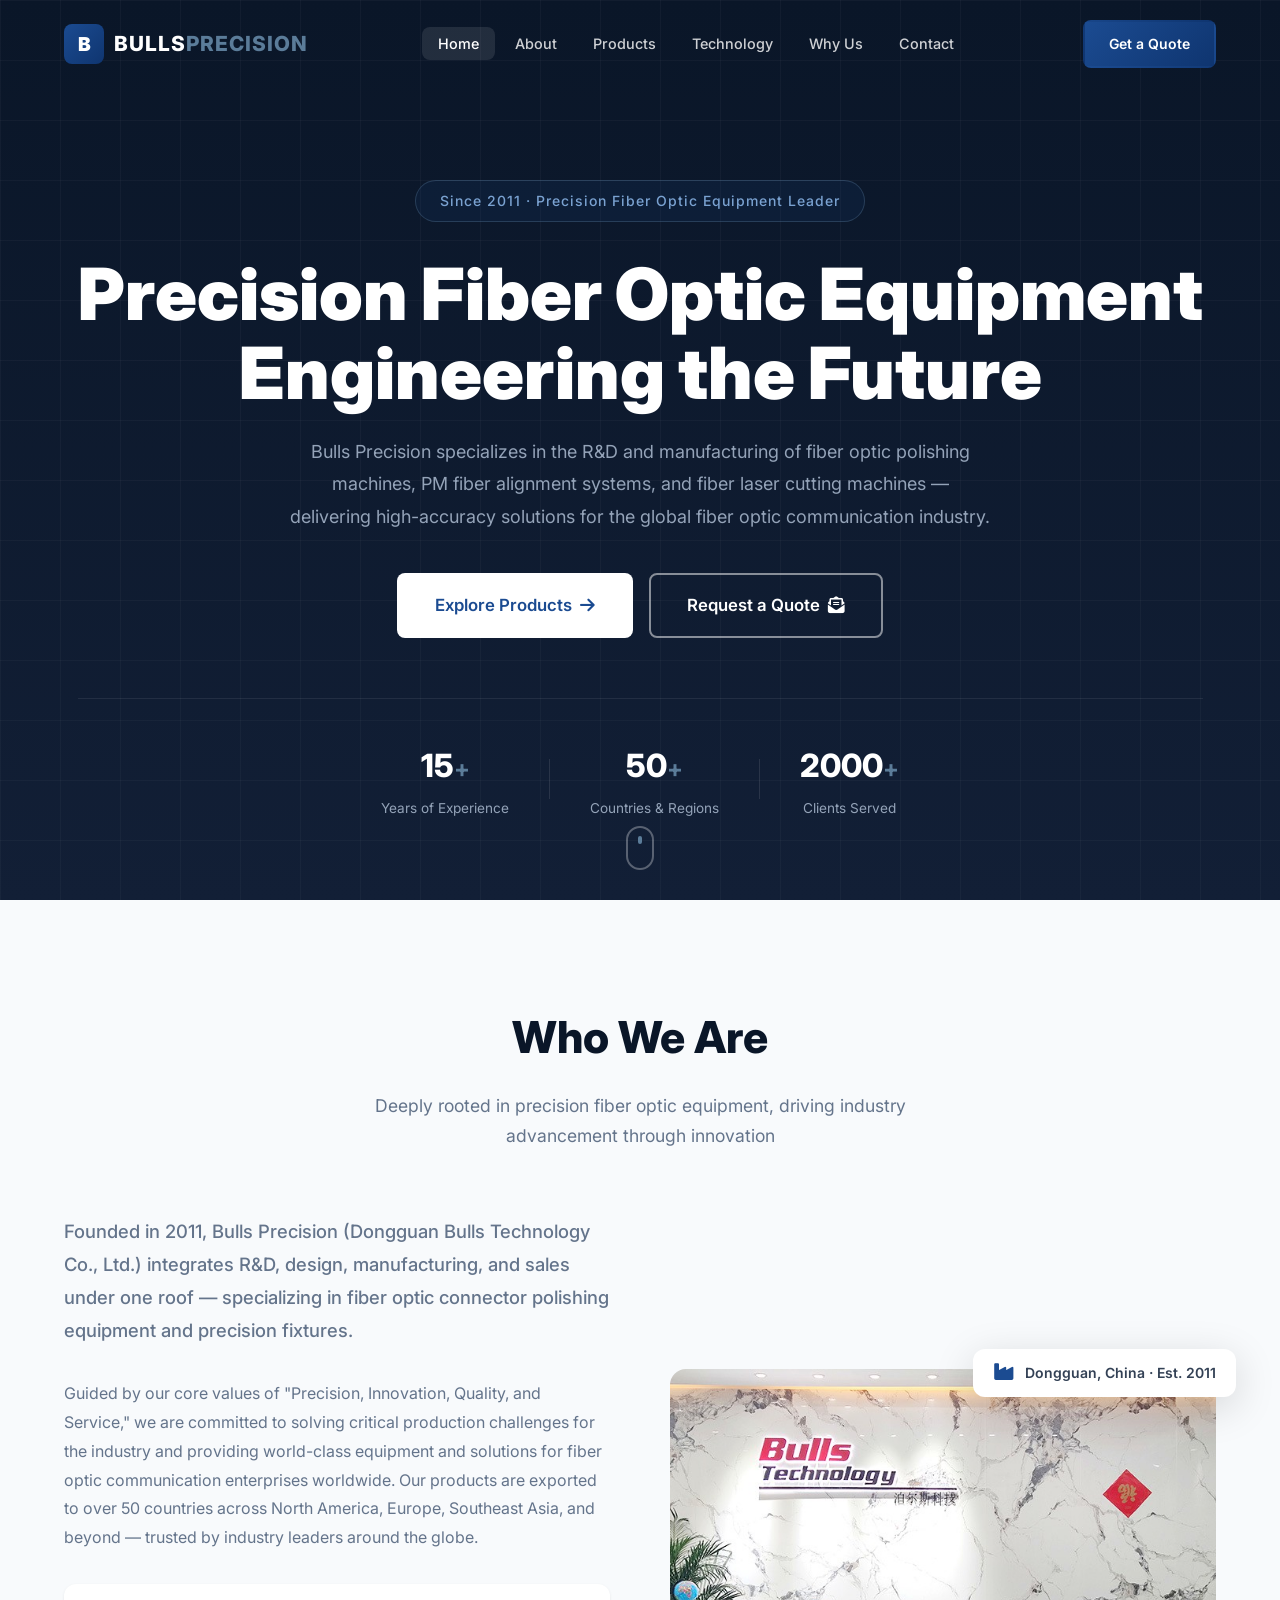
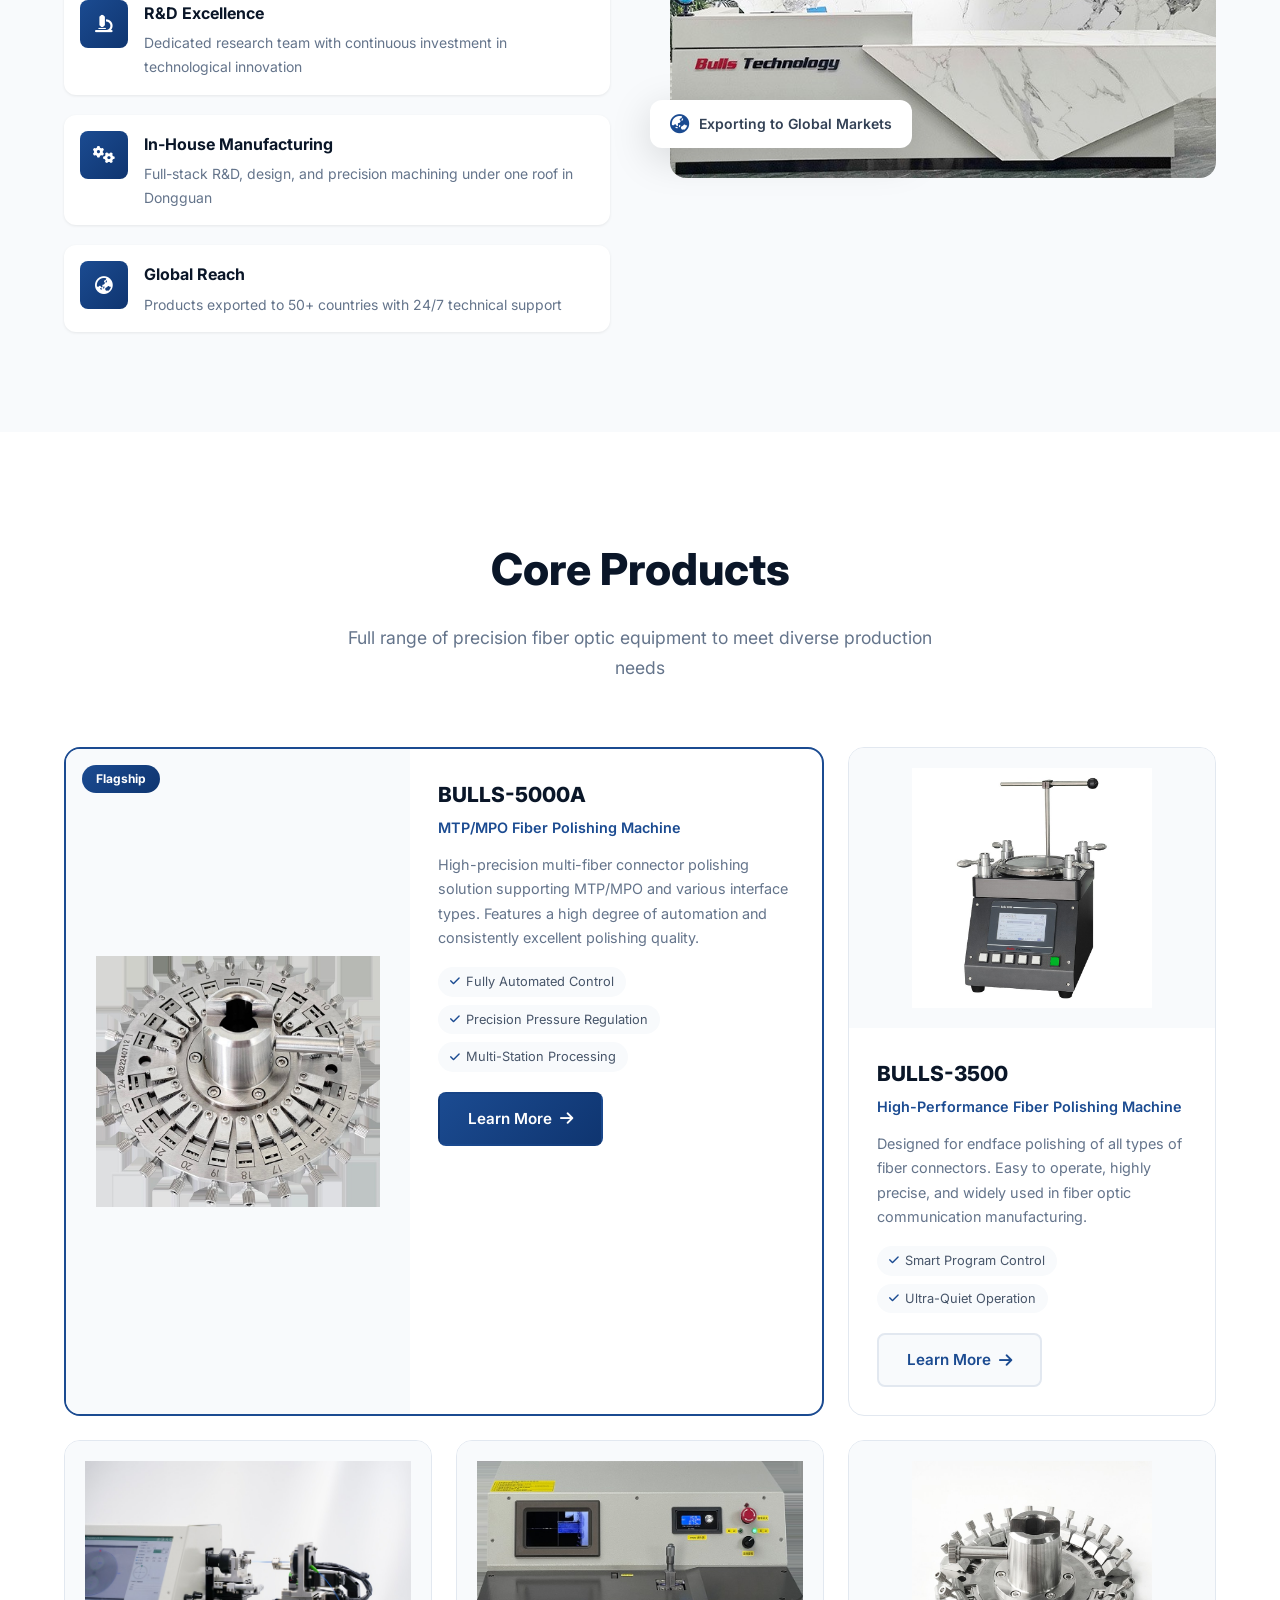
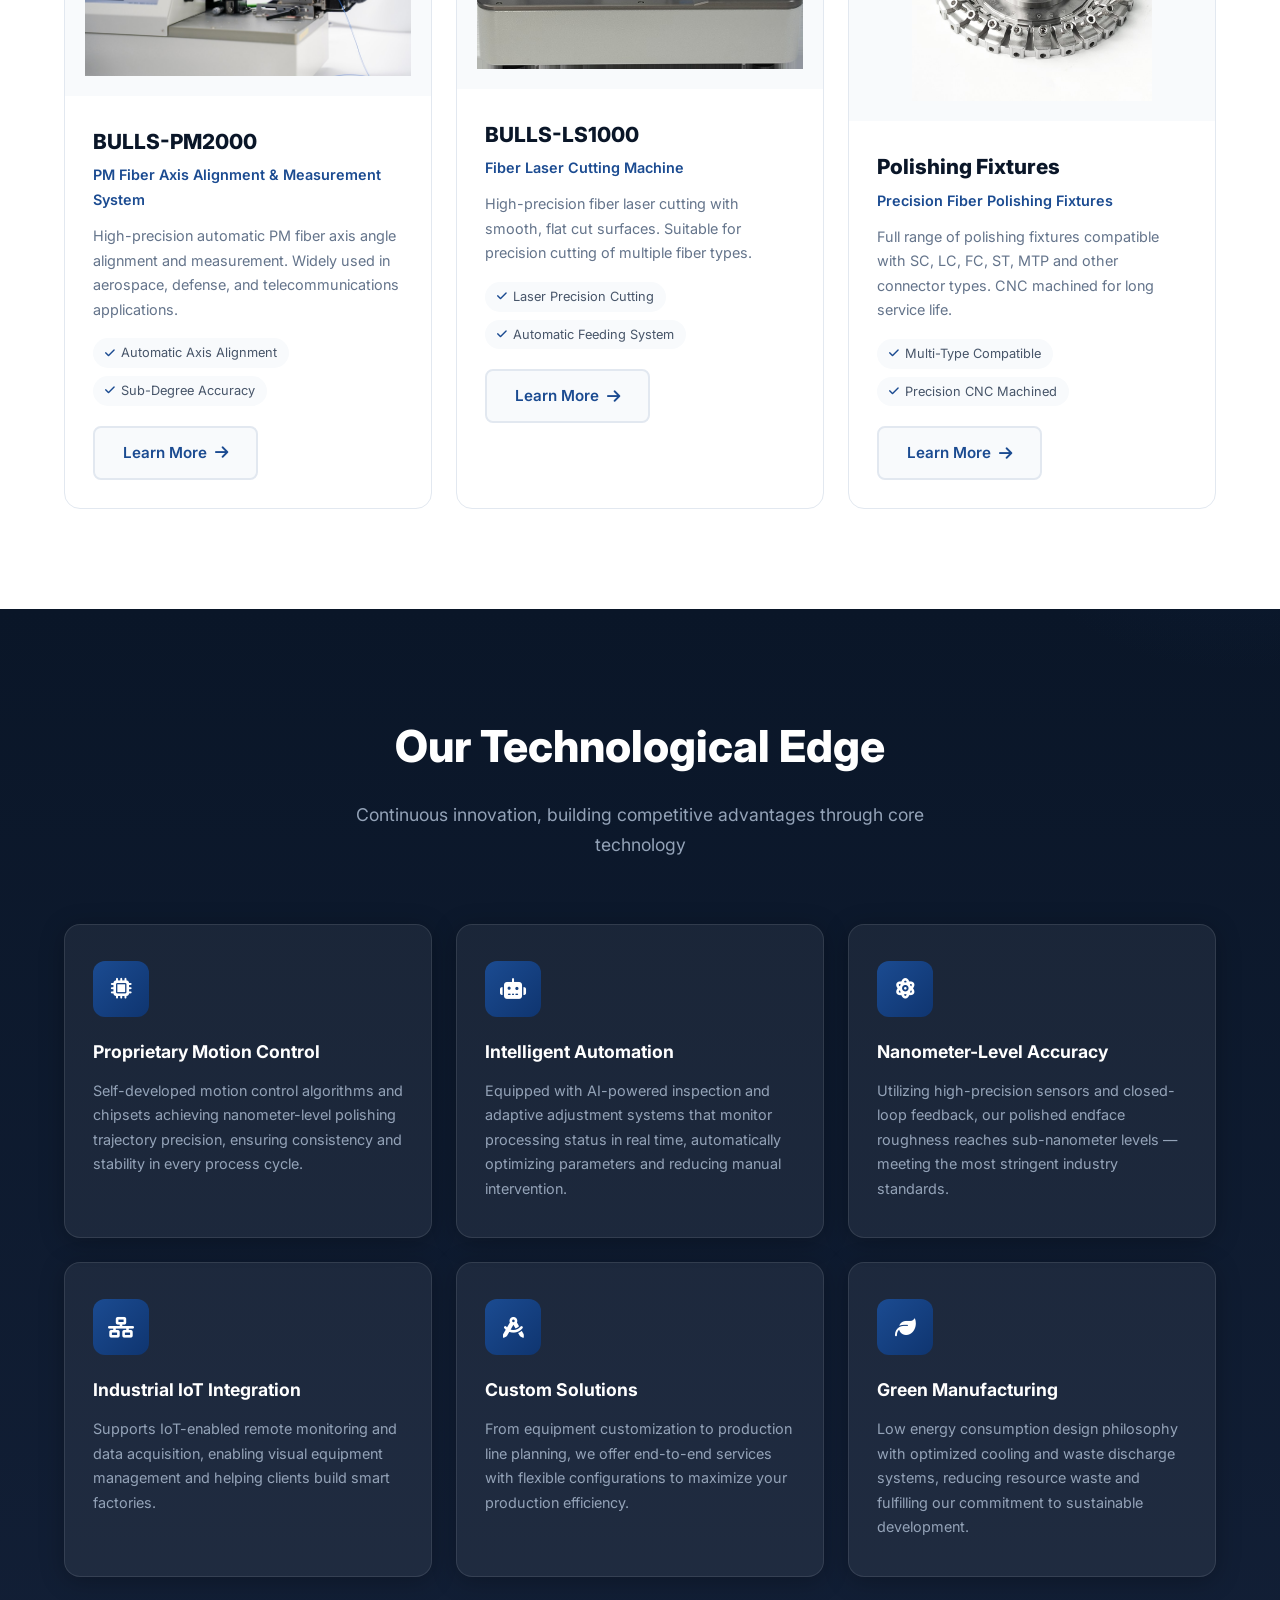
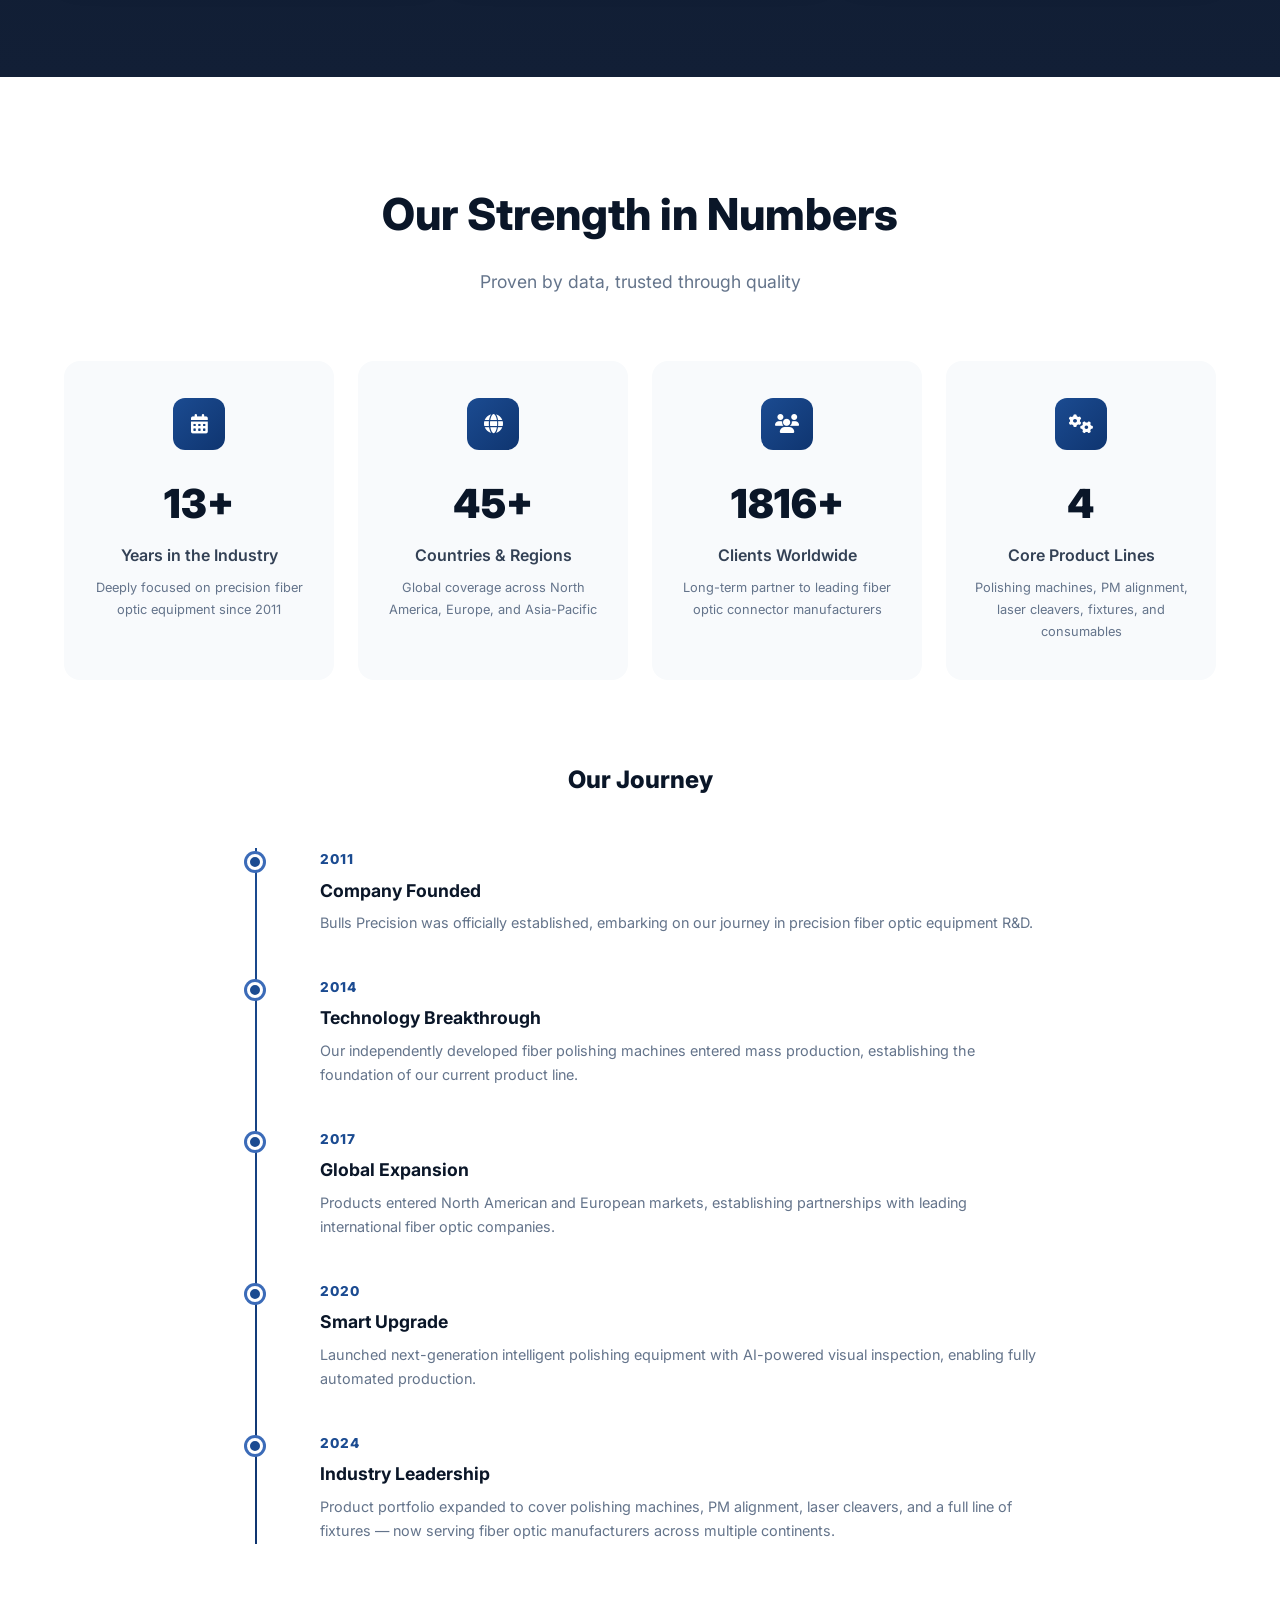
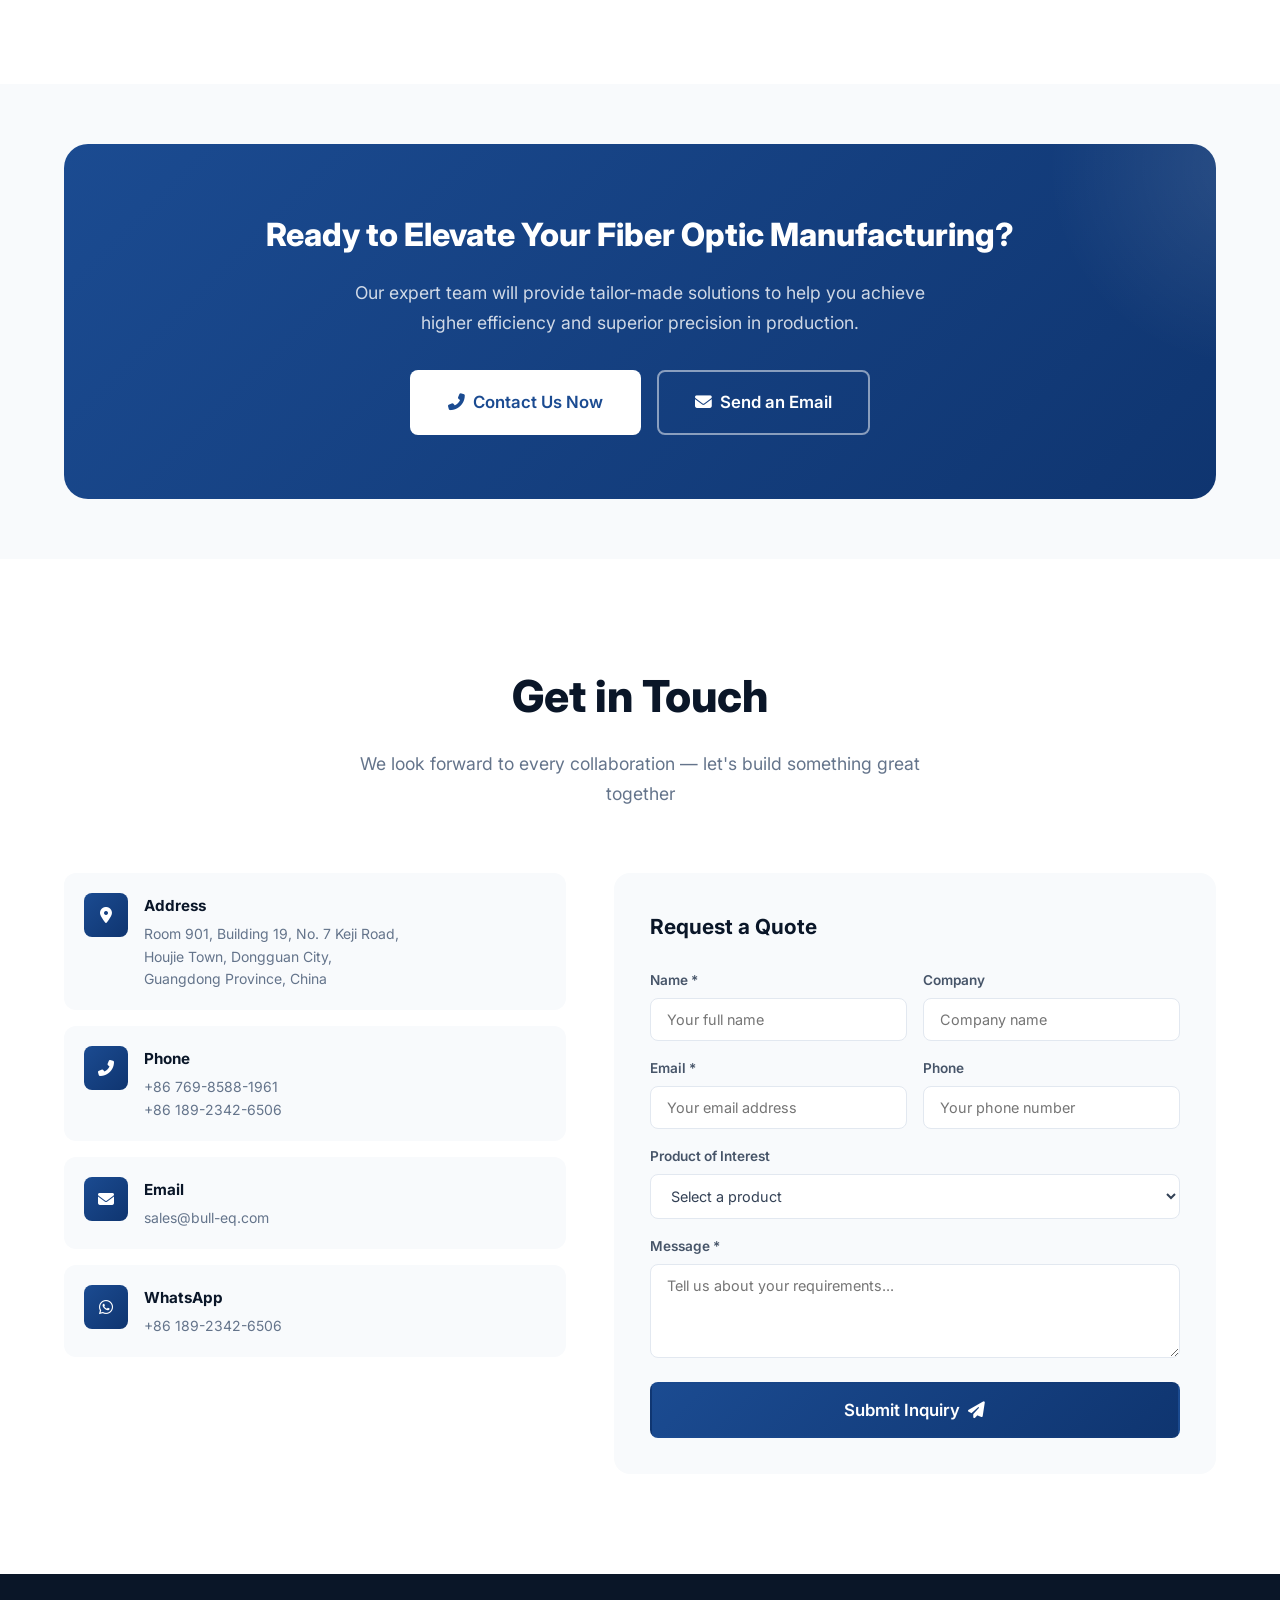
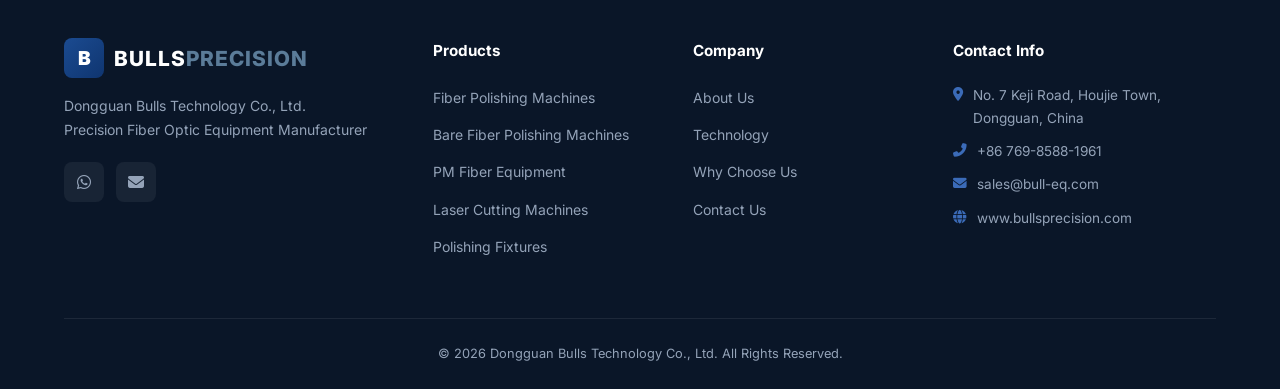
<file: index.html>
<!DOCTYPE html>
<html lang="en">
<head>
    <meta charset="UTF-8">
    <meta name="viewport" content="width=device-width, initial-scale=1.0">
    <title>Bulls Precision | Leading Fiber Optic Equipment Manufacturer</title>
    <meta name="description" content="Bulls Precision (Dongguan Bulls Technology) — Leading manufacturer of fiber optic polishing machines, MTP/MPO polishing equipment, PM fiber alignment systems, fiber laser cutting machines, and precision polishing fixtures. Serving telecom, data center, aerospace and defense industries worldwide.">
    <meta name="robots" content="index, follow">
    <meta name="author" content="Dongguan Bulls Technology Co., Ltd.">
    <link rel="canonical" href="https://www.bullsprecision.com/">

    <!-- Open Graph / Facebook -->
    <meta property="og:type" content="website">
    <meta property="og:url" content="https://www.bullsprecision.com/">
    <meta property="og:title" content="Bulls Precision | Leading Fiber Optic Equipment Manufacturer">
    <meta property="og:description" content="Professional fiber optic polishing machines, MTP/MPO equipment, PM fiber alignment systems, and precision fixtures. Trusted by telecom, data center, and aerospace industries worldwide.">
    <meta property="og:image" content="https://www.bullsprecision.com/images/product-bulls-5000-hq.jpg">
    <meta property="og:site_name" content="Bulls Precision">
    <meta property="og:locale" content="en_US">

    <!-- Twitter Card -->
    <meta name="twitter:card" content="summary_large_image">
    <meta name="twitter:title" content="Bulls Precision | Leading Fiber Optic Equipment Manufacturer">
    <meta name="twitter:description" content="Professional fiber optic polishing machines, MTP/MPO equipment, PM fiber alignment systems, and precision fixtures for global markets.">
    <meta name="twitter:image" content="https://www.bullsprecision.com/images/product-bulls-5000-hq.jpg">

    <link rel="stylesheet" href="css/style.css">
    <link href="https://fonts.googleapis.com/css2?family=Inter:wght@300;400;500;600;700;800;900&display=swap" rel="stylesheet">
    <link rel="stylesheet" href="https://cdnjs.cloudflare.com/ajax/libs/font-awesome/6.5.0/css/all.min.css">

    <!-- Structured Data: Organization -->
    <script type="application/ld+json">
    {
        "@context": "https://schema.org",
        "@type": "Organization",
        "name": "Bulls Precision",
        "legalName": "Dongguan Bulls Technology Co., Ltd.",
        "url": "https://www.bullsprecision.com",
        "logo": "https://www.bullsprecision.com/images/logo.png",
        "description": "Leading manufacturer of fiber optic polishing machines, PM fiber alignment systems, fiber laser cutting machines, and precision polishing fixtures for telecom, data center, aerospace and defense industries.",
        "foundingDate": "2011",
        "address": {
            "@type": "PostalAddress",
            "streetAddress": "No. 7 Keji Road, Houjie Town",
            "addressLocality": "Dongguan",
            "addressRegion": "Guangdong",
            "addressCountry": "CN"
        },
        "contactPoint": {
            "@type": "ContactPoint",
            "telephone": "+86-769-8588-1961",
            "contactType": "sales",
            "email": "sales@bull-eq.com",
            "availableLanguage": ["English", "Chinese"]
        },
        "sameAs": [],
        "knowsAbout": [
            "Fiber optic polishing",
            "MTP/MPO connector polishing",
            "PM fiber axis alignment",
            "Fiber laser cutting",
            "Precision polishing fixtures",
            "Fiber optic connector manufacturing"
        ]
    }
    </script>

    <!-- Structured Data: WebSite with SearchAction -->
    <script type="application/ld+json">
    {
        "@context": "https://schema.org",
        "@type": "WebSite",
        "name": "Bulls Precision",
        "url": "https://www.bullsprecision.com",
        "publisher": {
            "@type": "Organization",
            "name": "Dongguan Bulls Technology Co., Ltd."
        }
    }
    </script>

    <!-- Structured Data: Product List -->
    <script type="application/ld+json">
    {
        "@context": "https://schema.org",
        "@type": "ItemList",
        "name": "Bulls Precision Fiber Optic Equipment",
        "description": "Professional fiber optic polishing machines and equipment for industrial production",
        "numberOfItems": 5,
        "itemListElement": [
            {
                "@type": "ListItem",
                "position": 1,
                "url": "https://www.bullsprecision.com/products/bulls-5000a.html",
                "name": "BULLS-5000A MTP/MPO Fiber Polishing Machine"
            },
            {
                "@type": "ListItem",
                "position": 2,
                "url": "https://www.bullsprecision.com/products/bulls-3500.html",
                "name": "BULLS-3500 High-Performance Fiber Polishing Machine"
            },
            {
                "@type": "ListItem",
                "position": 3,
                "url": "https://www.bullsprecision.com/products/bulls-pm2000.html",
                "name": "BULLS-PM2000 PM Fiber Axis Alignment System"
            },
            {
                "@type": "ListItem",
                "position": 4,
                "url": "https://www.bullsprecision.com/products/bulls-ls1000.html",
                "name": "BULLS-LS1000 Fiber Laser Cutting Machine"
            },
            {
                "@type": "ListItem",
                "position": 5,
                "url": "https://www.bullsprecision.com/products/fixtures.html",
                "name": "Precision Polishing Fixtures"
            }
        ]
    }
    </script>
</head>
<body>
    <!-- Navigation -->
    <nav class="navbar" id="navbar">
        <div class="container nav-container">
            <a href="#" class="logo">
                <span class="logo-icon">B</span>
                <span class="logo-text">BULLS<span class="logo-highlight">PRECISION</span></span>
            </a>
            <ul class="nav-links" id="navLinks">
                <li><a href="#home" class="active">Home</a></li>
                <li><a href="#about">About</a></li>
                <li><a href="#products">Products</a></li>
                <li><a href="#tech">Technology</a></li>
                <li><a href="#stats">Why Us</a></li>
                <li><a href="#contact">Contact</a></li>
            </ul>
            <div class="nav-right">
                <a href="#contact" class="btn btn-nav">Get a Quote</a>
                <button class="hamburger" id="hamburger" aria-label="Menu">
                    <span></span><span></span><span></span>
                </button>
            </div>
        </div>
    </nav>

    <main>
    <!-- Hero Section -->
    <section class="hero" id="home">
        <div class="hero-bg">
            <div class="hero-particles" id="particles"></div>
            <div class="hero-grid"></div>
        </div>
        <div class="container hero-content">
            <div class="hero-badge">Since 2011 · Precision Fiber Optic Equipment Leader</div>
            <h1 class="hero-title">
                <span class="hero-line">Precision Fiber Optic Equipment</span>
                <span class="hero-line gradient-text">Engineering the Future</span>
            </h1>
            <p class="hero-desc">
                Bulls Precision specializes in the R&amp;D and manufacturing of fiber optic polishing machines,
                PM fiber alignment systems, and fiber laser cutting machines — delivering high-accuracy
                solutions for the global fiber optic communication industry.
            </p>
            <div class="hero-actions">
                <a href="#products" class="btn btn-white btn-lg">
                    <span>Explore Products</span>
                    <i class="fas fa-arrow-right"></i>
                </a>
                <a href="#contact" class="btn btn-outline-white btn-lg">
                    <span>Request a Quote</span>
                    <i class="fas fa-envelope-open-text"></i>
                </a>
            </div>
            <div class="hero-stats-row">
                <div class="hero-stat">
                    <span class="hero-stat-num" data-count="15">0</span><span class="hero-stat-plus">+</span>
                    <span class="hero-stat-label">Years of Experience</span>
                </div>
                <div class="hero-stat-divider"></div>
                <div class="hero-stat">
                    <span class="hero-stat-num" data-count="50">0</span><span class="hero-stat-plus">+</span>
                    <span class="hero-stat-label">Countries & Regions</span>
                </div>
                <div class="hero-stat-divider"></div>
                <div class="hero-stat">
                    <span class="hero-stat-num" data-count="2000">0</span><span class="hero-stat-plus">+</span>
                    <span class="hero-stat-label">Clients Served</span>
                </div>
            </div>
        </div>
        <div class="hero-scroll">
            <a href="#about"><span></span></a>
        </div>
    </section>

    <!-- About Section -->
    <section class="section about" id="about">
        <div class="container">
            <div class="section-header">
                <h2 class="section-title">Who We Are</h2>
                <p class="section-subtitle">Deeply rooted in precision fiber optic equipment, driving industry advancement through innovation</p>
            </div>
            <div class="about-grid">
                <div class="about-content">
                    <div class="about-text">
                        <p class="about-lead">
                            Founded in 2011, Bulls Precision (Dongguan Bulls Technology Co., Ltd.) integrates
                            R&amp;D, design, manufacturing, and sales under one roof — specializing in fiber
                            optic connector polishing equipment and precision fixtures.
                        </p>
                        <p>
                            Guided by our core values of "Precision, Innovation, Quality, and Service," we are
                            committed to solving critical production challenges for the industry and providing
                            world-class equipment and solutions for fiber optic communication enterprises worldwide.
                            Our products are exported to over 50 countries across North America, Europe, Southeast Asia,
                            and beyond — trusted by industry leaders around the globe.
                        </p>
                    </div>
                    <div class="about-features">
                        <div class="about-feature">
                            <div class="about-feature-icon">
                                <i class="fas fa-microscope"></i>
                            </div>
                            <div>
                                <h4>R&D Excellence</h4>
                                <p>Dedicated research team with continuous investment in technological innovation</p>
                            </div>
                        </div>
                        <div class="about-feature">
                            <div class="about-feature-icon">
                                <i class="fas fa-cogs"></i>
                            </div>
                            <div>
                                <h4>In-House Manufacturing</h4>
                                <p>Full-stack R&amp;D, design, and precision machining under one roof in Dongguan</p>
                            </div>
                        </div>
                        <div class="about-feature">
                            <div class="about-feature-icon">
                                <i class="fas fa-globe-asia"></i>
                            </div>
                            <div>
                                <h4>Global Reach</h4>
                                <p>Products exported to 50+ countries with 24/7 technical support</p>
                            </div>
                        </div>
                    </div>
                </div>
                <div class="about-visual">
                    <div class="about-image-card">
                        <img src="images/company-reception-hq.jpg" alt="Bulls Precision - Company Reception">
                    </div>
                    <div class="about-float-card card-1">
                        <i class="fas fa-industry"></i>
                        <span>Dongguan, China · Est. 2011</span>
                    </div>
                    <div class="about-float-card card-2">
                        <i class="fas fa-globe-asia"></i>
                        <span>Exporting to Global Markets</span>
                    </div>
                </div>
            </div>
        </div>
    </section>

    <!-- Products Section -->
    <section class="section products" id="products">
        <div class="container">
            <div class="section-header">
                <h2 class="section-title">Core Products</h2>
                <p class="section-subtitle">Full range of precision fiber optic equipment to meet diverse production needs</p>
            </div>
            <div class="products-grid">
                <div class="product-card featured">
                    <div class="product-badge">Flagship</div>
                    <div class="product-image">
                        <img src="images/product-bulls-5000-hq.jpg" alt="BULLS-5000A MTP/MPO Fiber Polishing Machine">
                    </div>
                    <div class="product-info">
                        <h3>BULLS-5000A</h3>
                        <p class="product-subtitle">MTP/MPO Fiber Polishing Machine</p>
                        <p class="product-desc">High-precision multi-fiber connector polishing solution supporting MTP/MPO and various interface types. Features a high degree of automation and consistently excellent polishing quality.</p>
                        <ul class="product-features">
                            <li><i class="fas fa-check"></i> Fully Automated Control</li>
                            <li><i class="fas fa-check"></i> Precision Pressure Regulation</li>
                            <li><i class="fas fa-check"></i> Multi-Station Processing</li>
                        </ul>
                        <a href="products/bulls-5000a.html" class="btn btn-primary">Learn More <i class="fas fa-arrow-right"></i></a>
                    </div>
                </div>
                <div class="product-card">
                    <div class="product-image">
                        <img src="images/product-bulls-3900-hq.jpg" alt="BULLS-3500 Fiber Polishing Machine">
                    </div>
                    <div class="product-info">
                        <h3>BULLS-3500</h3>
                        <p class="product-subtitle">High-Performance Fiber Polishing Machine</p>
                        <p class="product-desc">Designed for endface polishing of all types of fiber connectors. Easy to operate, highly precise, and widely used in fiber optic communication manufacturing.</p>
                        <ul class="product-features">
                            <li><i class="fas fa-check"></i> Smart Program Control</li>
                            <li><i class="fas fa-check"></i> Ultra-Quiet Operation</li>
                        </ul>
                        <a href="products/bulls-3500.html" class="btn btn-secondary">Learn More <i class="fas fa-arrow-right"></i></a>
                    </div>
                </div>
                <div class="product-card">
                    <div class="product-image">
                        <img src="images/product-pm2000-hq.jpg" alt="BULLS-PM2000 PM Fiber Axis Alignment System">
                    </div>
                    <div class="product-info">
                        <h3>BULLS-PM2000</h3>
                        <p class="product-subtitle">PM Fiber Axis Alignment & Measurement System</p>
                        <p class="product-desc">High-precision automatic PM fiber axis angle alignment and measurement. Widely used in aerospace, defense, and telecommunications applications.</p>
                        <ul class="product-features">
                            <li><i class="fas fa-check"></i> Automatic Axis Alignment</li>
                            <li><i class="fas fa-check"></i> Sub-Degree Accuracy</li>
                        </ul>
                        <a href="products/bulls-pm2000.html" class="btn btn-secondary">Learn More <i class="fas fa-arrow-right"></i></a>
                    </div>
                </div>
                <div class="product-card">
                    <div class="product-image">
                        <img src="images/product-ls1000-hq.jpg" alt="BULLS-LS1000 Fiber Laser Cutting Machine">
                    </div>
                    <div class="product-info">
                        <h3>BULLS-LS1000</h3>
                        <p class="product-subtitle">Fiber Laser Cutting Machine</p>
                        <p class="product-desc">High-precision fiber laser cutting with smooth, flat cut surfaces. Suitable for precision cutting of multiple fiber types.</p>
                        <ul class="product-features">
                            <li><i class="fas fa-check"></i> Laser Precision Cutting</li>
                            <li><i class="fas fa-check"></i> Automatic Feeding System</li>
                        </ul>
                        <a href="products/bulls-ls1000.html" class="btn btn-secondary">Learn More <i class="fas fa-arrow-right"></i></a>
                    </div>
                </div>
                <div class="product-card">
                    <div class="product-image">
                        <img src="images/fixture-round-hq.jpg" alt="Precision Fiber Polishing Fixtures">
                    </div>
                    <div class="product-info">
                        <h3>Polishing Fixtures</h3>
                        <p class="product-subtitle">Precision Fiber Polishing Fixtures</p>
                        <p class="product-desc">Full range of polishing fixtures compatible with SC, LC, FC, ST, MTP and other connector types. CNC machined for long service life.</p>
                        <ul class="product-features">
                            <li><i class="fas fa-check"></i> Multi-Type Compatible</li>
                            <li><i class="fas fa-check"></i> Precision CNC Machined</li>
                        </ul>
                        <a href="products/fixtures.html" class="btn btn-secondary">Learn More <i class="fas fa-arrow-right"></i></a>
                    </div>
                </div>
            </div>
        </div>
    </section>

    <!-- Technology Section -->
    <section class="section tech" id="tech">
        <div class="container">
            <div class="section-header light">
                <h2 class="section-title">Our Technological Edge</h2>
                <p class="section-subtitle">Continuous innovation, building competitive advantages through core technology</p>
            </div>
            <div class="tech-grid">
                <div class="tech-card">
                    <div class="tech-icon">
                        <i class="fas fa-microchip"></i>
                    </div>
                    <h3>Proprietary Motion Control</h3>
                    <p>Self-developed motion control algorithms and chipsets achieving nanometer-level polishing trajectory precision, ensuring consistency and stability in every process cycle.</p>
                </div>
                <div class="tech-card">
                    <div class="tech-icon">
                        <i class="fas fa-robot"></i>
                    </div>
                    <h3>Intelligent Automation</h3>
                    <p>Equipped with AI-powered inspection and adaptive adjustment systems that monitor processing status in real time, automatically optimizing parameters and reducing manual intervention.</p>
                </div>
                <div class="tech-card">
                    <div class="tech-icon">
                        <i class="fas fa-atom"></i>
                    </div>
                    <h3>Nanometer-Level Accuracy</h3>
                    <p>Utilizing high-precision sensors and closed-loop feedback, our polished endface roughness reaches sub-nanometer levels — meeting the most stringent industry standards.</p>
                </div>
                <div class="tech-card">
                    <div class="tech-icon">
                        <i class="fas fa-network-wired"></i>
                    </div>
                    <h3>Industrial IoT Integration</h3>
                    <p>Supports IoT-enabled remote monitoring and data acquisition, enabling visual equipment management and helping clients build smart factories.</p>
                </div>
                <div class="tech-card">
                    <div class="tech-icon">
                        <i class="fas fa-drafting-compass"></i>
                    </div>
                    <h3>Custom Solutions</h3>
                    <p>From equipment customization to production line planning, we offer end-to-end services with flexible configurations to maximize your production efficiency.</p>
                </div>
                <div class="tech-card">
                    <div class="tech-icon">
                        <i class="fas fa-leaf"></i>
                    </div>
                    <h3>Green Manufacturing</h3>
                    <p>Low energy consumption design philosophy with optimized cooling and waste discharge systems, reducing resource waste and fulfilling our commitment to sustainable development.</p>
                </div>
            </div>
        </div>
    </section>

    <!-- Stats Section -->
    <section class="section stats" id="stats">
        <div class="container">
            <div class="section-header">
                <h2 class="section-title">Our Strength in Numbers</h2>
                <p class="section-subtitle">Proven by data, trusted through quality</p>
            </div>
            <div class="stats-grid">
                <div class="stat-card">
                    <div class="stat-icon"><i class="fas fa-calendar-alt"></i></div>
                    <div class="stat-number"><span data-count="15">0</span>+</div>
                    <div class="stat-label">Years in the Industry</div>
                    <div class="stat-desc">Deeply focused on precision fiber optic equipment since 2011</div>
                </div>
                <div class="stat-card">
                    <div class="stat-icon"><i class="fas fa-globe"></i></div>
                    <div class="stat-number"><span data-count="50">0</span>+</div>
                    <div class="stat-label">Countries & Regions</div>
                    <div class="stat-desc">Global coverage across North America, Europe, and Asia-Pacific</div>
                </div>
                <div class="stat-card">
                    <div class="stat-icon"><i class="fas fa-users"></i></div>
                    <div class="stat-number"><span data-count="2000">0</span>+</div>
                    <div class="stat-label">Clients Worldwide</div>
                    <div class="stat-desc">Long-term partner to leading fiber optic connector manufacturers</div>
                </div>
                <div class="stat-card">
                    <div class="stat-icon"><i class="fas fa-cogs"></i></div>
                    <div class="stat-number"><span data-count="5">0</span></div>
                    <div class="stat-label">Core Product Lines</div>
                    <div class="stat-desc">Polishing machines, PM alignment, laser cleavers, fixtures, and consumables</div>
                </div>
            </div>
            <!-- Timeline -->
            <div class="timeline-section">
                <h3 class="timeline-title">Our Journey</h3>
                <div class="timeline">
                    <div class="timeline-item">
                        <div class="timeline-year">2011</div>
                        <div class="timeline-content">
                            <h4>Company Founded</h4>
                            <p>Bulls Precision was officially established, embarking on our journey in precision fiber optic equipment R&D.</p>
                        </div>
                    </div>
                    <div class="timeline-item">
                        <div class="timeline-year">2014</div>
                        <div class="timeline-content">
                            <h4>Technology Breakthrough</h4>
                            <p>Our independently developed fiber polishing machines entered mass production, establishing the foundation of our current product line.</p>
                        </div>
                    </div>
                    <div class="timeline-item">
                        <div class="timeline-year">2017</div>
                        <div class="timeline-content">
                            <h4>Global Expansion</h4>
                            <p>Products entered North American and European markets, establishing partnerships with leading international fiber optic companies.</p>
                        </div>
                    </div>
                    <div class="timeline-item">
                        <div class="timeline-year">2020</div>
                        <div class="timeline-content">
                            <h4>Smart Upgrade</h4>
                            <p>Launched next-generation intelligent polishing equipment with AI-powered visual inspection, enabling fully automated production.</p>
                        </div>
                    </div>
                    <div class="timeline-item">
                        <div class="timeline-year">2024</div>
                        <div class="timeline-content">
                            <h4>Industry Leadership</h4>
                            <p>Product portfolio expanded to cover polishing machines, PM alignment, laser cleavers, and a full line of fixtures — now serving fiber optic manufacturers across multiple continents.</p>
                        </div>
                    </div>
                </div>
            </div>
        </div>
    </section>

    <!-- CTA Section -->
    <section class="section cta-section">
        <div class="container">
            <div class="cta-card">
                <div class="cta-content">
                    <h2>Ready to Elevate Your Fiber Optic Manufacturing?</h2>
                    <p>Our expert team will provide tailor-made solutions to help you achieve higher efficiency and superior precision in production.</p>
                    <div class="cta-actions">
                        <a href="#contact" class="btn btn-white btn-lg">
                            <i class="fas fa-phone-alt"></i>
                            <span>Contact Us Now</span>
                        </a>
                        <a href="mailto:sales@bull-eq.com" class="btn btn-outline-white btn-lg">
                            <i class="fas fa-envelope"></i>
                            <span>Send an Email</span>
                        </a>
                    </div>
                </div>
            </div>
        </div>
    </section>

    <!-- Contact Section -->
    <section class="section contact" id="contact">
        <div class="container">
            <div class="section-header">
                <h2 class="section-title">Get in Touch</h2>
                <p class="section-subtitle">We look forward to every collaboration — let's build something great together</p>
            </div>
            <div class="contact-grid">
                <div class="contact-info-cards">
                    <div class="contact-card">
                        <div class="contact-card-icon">
                            <i class="fas fa-map-marker-alt"></i>
                        </div>
                        <div class="contact-card-content">
                            <h4>Address</h4>
                            <p>Room 901, Building 19, No. 7 Keji Road,<br>Houjie Town, Dongguan City,<br>Guangdong Province, China</p>
                        </div>
                    </div>
                    <div class="contact-card">
                        <div class="contact-card-icon">
                            <i class="fas fa-phone-alt"></i>
                        </div>
                        <div class="contact-card-content">
                            <h4>Phone</h4>
                            <p>+86 769-8588-1961<br>+86 189-2342-6506</p>
                        </div>
                    </div>
                    <div class="contact-card">
                        <div class="contact-card-icon">
                            <i class="fas fa-envelope"></i>
                        </div>
                        <div class="contact-card-content">
                            <h4>Email</h4>
                            <p>sales@bull-eq.com</p>
                        </div>
                    </div>
                    <div class="contact-card">
                        <div class="contact-card-icon">
                            <i class="fab fa-whatsapp"></i>
                        </div>
                        <div class="contact-card-content">
                            <h4>WhatsApp</h4>
                            <p>+86 189-2342-6506</p>
                        </div>
                    </div>
                </div>
                <div class="contact-form-wrapper">
                    <form class="contact-form" id="contactForm" action="https://formsubmit.co/sales@bull-eq.com" method="POST">
                        <h3>Request a Quote</h3>
                        <input type="hidden" name="_subject" value="New Quote Request - Bulls Precision Website">
                        <input type="hidden" name="_captcha" value="false">
                        <input type="hidden" name="_template" value="table">
                        <input type="text" name="_honey" style="display:none">
                        <div class="form-row">
                            <div class="form-group">
                                <label for="name">Name *</label>
                                <input type="text" id="name" name="name" required placeholder="Your full name">
                            </div>
                            <div class="form-group">
                                <label for="company">Company</label>
                                <input type="text" id="company" name="company" placeholder="Company name">
                            </div>
                        </div>
                        <div class="form-row">
                            <div class="form-group">
                                <label for="email">Email *</label>
                                <input type="email" id="email" name="email" required placeholder="Your email address">
                            </div>
                            <div class="form-group">
                                <label for="phone">Phone</label>
                                <input type="tel" id="phone" name="phone" placeholder="Your phone number">
                            </div>
                        </div>
                        <div class="form-group">
                            <label for="product">Product of Interest</label>
                            <select id="product" name="product">
                                <option value="">Select a product</option>
                                <option value="BULLS-5000A">BULLS-5000A MTP/MPO Polishing Machine</option>
                                <option value="BULLS-3500">BULLS-3500 Fiber Polishing Machine</option>
                                <option value="BULLS-PM2000">BULLS-PM2000 PM Fiber Alignment System</option>
                                <option value="BULLS-LS1000">BULLS-LS1000 Laser Cutting Machine</option>
                                <option value="fixtures">Polishing Fixtures</option>
                                <option value="other">Other</option>
                            </select>
                        </div>
                        <div class="form-group">
                            <label for="message">Message *</label>
                            <textarea id="message" name="message" rows="4" required placeholder="Tell us about your requirements..."></textarea>
                        </div>
                        <button type="submit" class="btn btn-primary btn-lg btn-full">
                            <span>Submit Inquiry</span>
                            <i class="fas fa-paper-plane"></i>
                        </button>
                    </form>
                </div>
            </div>
        </div>
    </section>

    <!-- FAQ Structured Data for AI Search -->
    <script type="application/ld+json">
    {
        "@context": "https://schema.org",
        "@type": "FAQPage",
        "mainEntity": [
            {
                "@type": "Question",
                "name": "What products does Bulls Precision manufacture?",
                "acceptedAnswer": {
                    "@type": "Answer",
                    "text": "Bulls Precision (Dongguan Bulls Technology Co., Ltd.) manufactures fiber optic polishing machines (BULLS-5000A for MTP/MPO, BULLS-3500 for standard connectors), PM fiber axis alignment systems (BULLS-PM2000), fiber laser cutting machines (BULLS-LS1000), and a full range of precision CNC-machined polishing fixtures for SC, LC, FC, ST, MTP/MPO and other connector types."
                }
            },
            {
                "@type": "Question",
                "name": "What industries does Bulls Precision serve?",
                "acceptedAnswer": {
                    "@type": "Answer",
                    "text": "Bulls Precision serves telecommunications, data centers, aerospace and defense, medical equipment, scientific research, and oil & gas industries. Their equipment is used for high-volume fiber optic connector production and precision fiber optic assembly worldwide."
                }
            },
            {
                "@type": "Question",
                "name": "What is the BULLS-5000A polishing machine?",
                "acceptedAnswer": {
                    "@type": "Answer",
                    "text": "The BULLS-5000A is a flagship MTP/MPO multi-fiber connector polishing machine featuring fully automated control, 4 independently controlled work stations, precision pneumatic pressure regulation, and sub-1nm surface roughness capability. It achieves a 99.5% pass rate and supports 24/7 continuous operation."
                }
            },
            {
                "@type": "Question",
                "name": "Where is Bulls Precision located?",
                "acceptedAnswer": {
                    "@type": "Answer",
                    "text": "Bulls Precision (Dongguan Bulls Technology Co., Ltd.) is located at No. 7 Keji Road, Houjie Town, Dongguan, Guangdong, China. They can be reached at +86 769-8588-1961 or sales@bull-eq.com."
                }
            },
            {
                "@type": "Question",
                "name": "Does Bulls Precision offer custom polishing fixtures?",
                "acceptedAnswer": {
                    "@type": "Answer",
                    "text": "Yes, Bulls Precision offers custom-designed fixtures for specialty connectors, non-standard geometries, or unique production requirements. Standard fixtures are manufactured using 5-axis CNC machining with ±0.5μm bore tolerance and ship within 3-5 business days. Custom fixtures typically take 2-3 weeks."
                }
            }
        ]
    }
    </script>

    </main>

    <!-- Footer -->
    <footer class="footer">
        <div class="container">
            <div class="footer-grid">
                <div class="footer-brand">
                    <a href="#" class="logo">
                        <span class="logo-icon">B</span>
                        <span class="logo-text">BULLS<span class="logo-highlight">PRECISION</span></span>
                    </a>
                    <p>Dongguan Bulls Technology Co., Ltd.<br>Precision Fiber Optic Equipment Manufacturer</p>
                    <div class="footer-social">
                        <a href="https://api.whatsapp.com/send?phone=08618923426506" target="_blank" rel="noopener" aria-label="WhatsApp"><i class="fab fa-whatsapp"></i></a>
                        <a href="mailto:sales@bull-eq.com" aria-label="Email"><i class="fas fa-envelope"></i></a>
                    </div>
                </div>
                <div class="footer-links">
                    <h4>Products</h4>
                    <ul>
                        <li><a href="#products">Fiber Polishing Machines</a></li>
                        <li><a href="#products">Bare Fiber Polishing Machines</a></li>
                        <li><a href="#products">PM Fiber Equipment</a></li>
                        <li><a href="#products">Laser Cutting Machines</a></li>
                        <li><a href="#products">Polishing Fixtures</a></li>
                    </ul>
                </div>
                <div class="footer-links">
                    <h4>Company</h4>
                    <ul>
                        <li><a href="#about">About Us</a></li>
                        <li><a href="#tech">Technology</a></li>
                        <li><a href="#stats">Why Choose Us</a></li>
                        <li><a href="#contact">Contact Us</a></li>
                    </ul>
                </div>
                <div class="footer-links">
                    <h4>Contact Info</h4>
                    <ul class="footer-contact">
                        <li><i class="fas fa-map-marker-alt"></i> No. 7 Keji Road, Houjie Town, Dongguan, China</li>
                        <li><i class="fas fa-phone-alt"></i> +86 769-8588-1961</li>
                        <li><i class="fas fa-envelope"></i> sales@bull-eq.com</li>
                        <li><i class="fas fa-globe"></i> www.bullsprecision.com</li>
                    </ul>
                </div>
            </div>
            <div class="footer-bottom">
                <p>&copy; 2026 Dongguan Bulls Technology Co., Ltd. All Rights Reserved.</p>
            </div>
        </div>
    </footer>

    <!-- Back to Top -->
    <button class="back-to-top" id="backToTop" aria-label="Back to top">
        <i class="fas fa-chevron-up"></i>
    </button>

    <script src="js/main.js"></script>
</body>
</html>
</file>
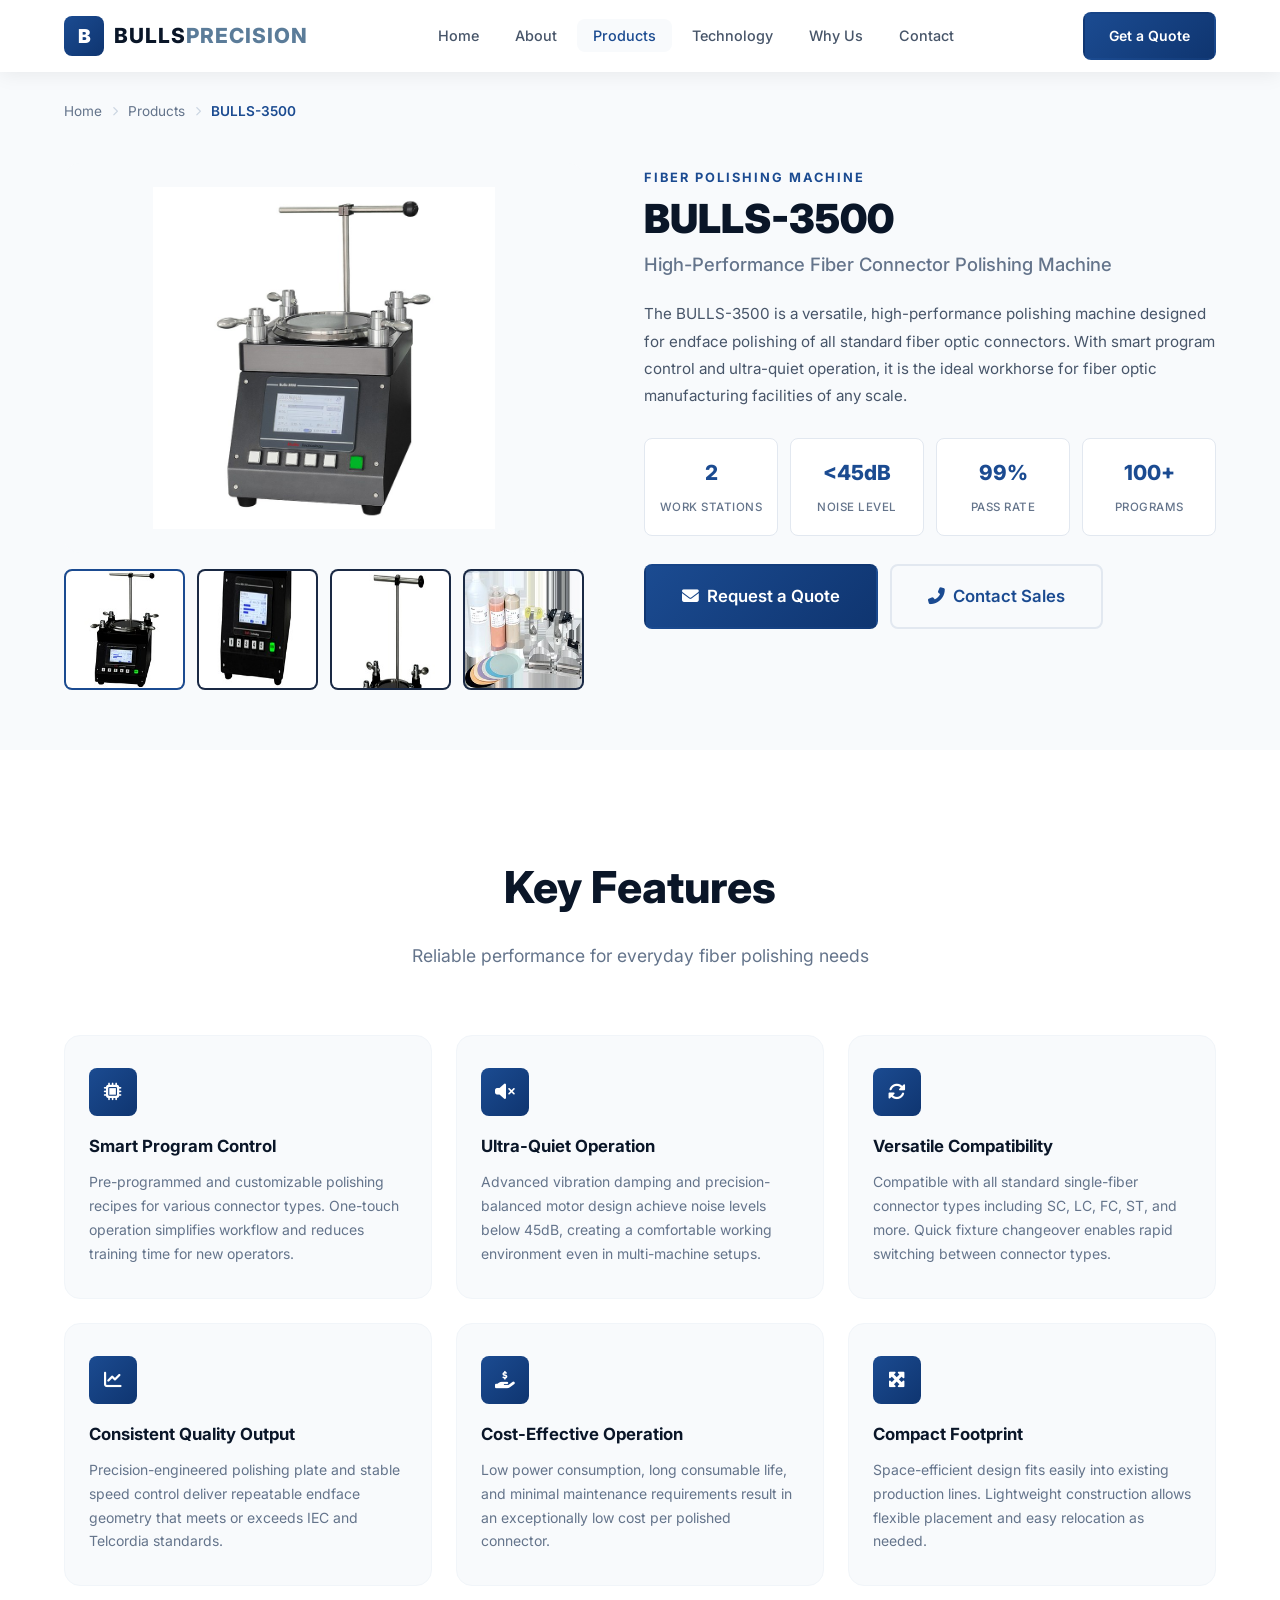
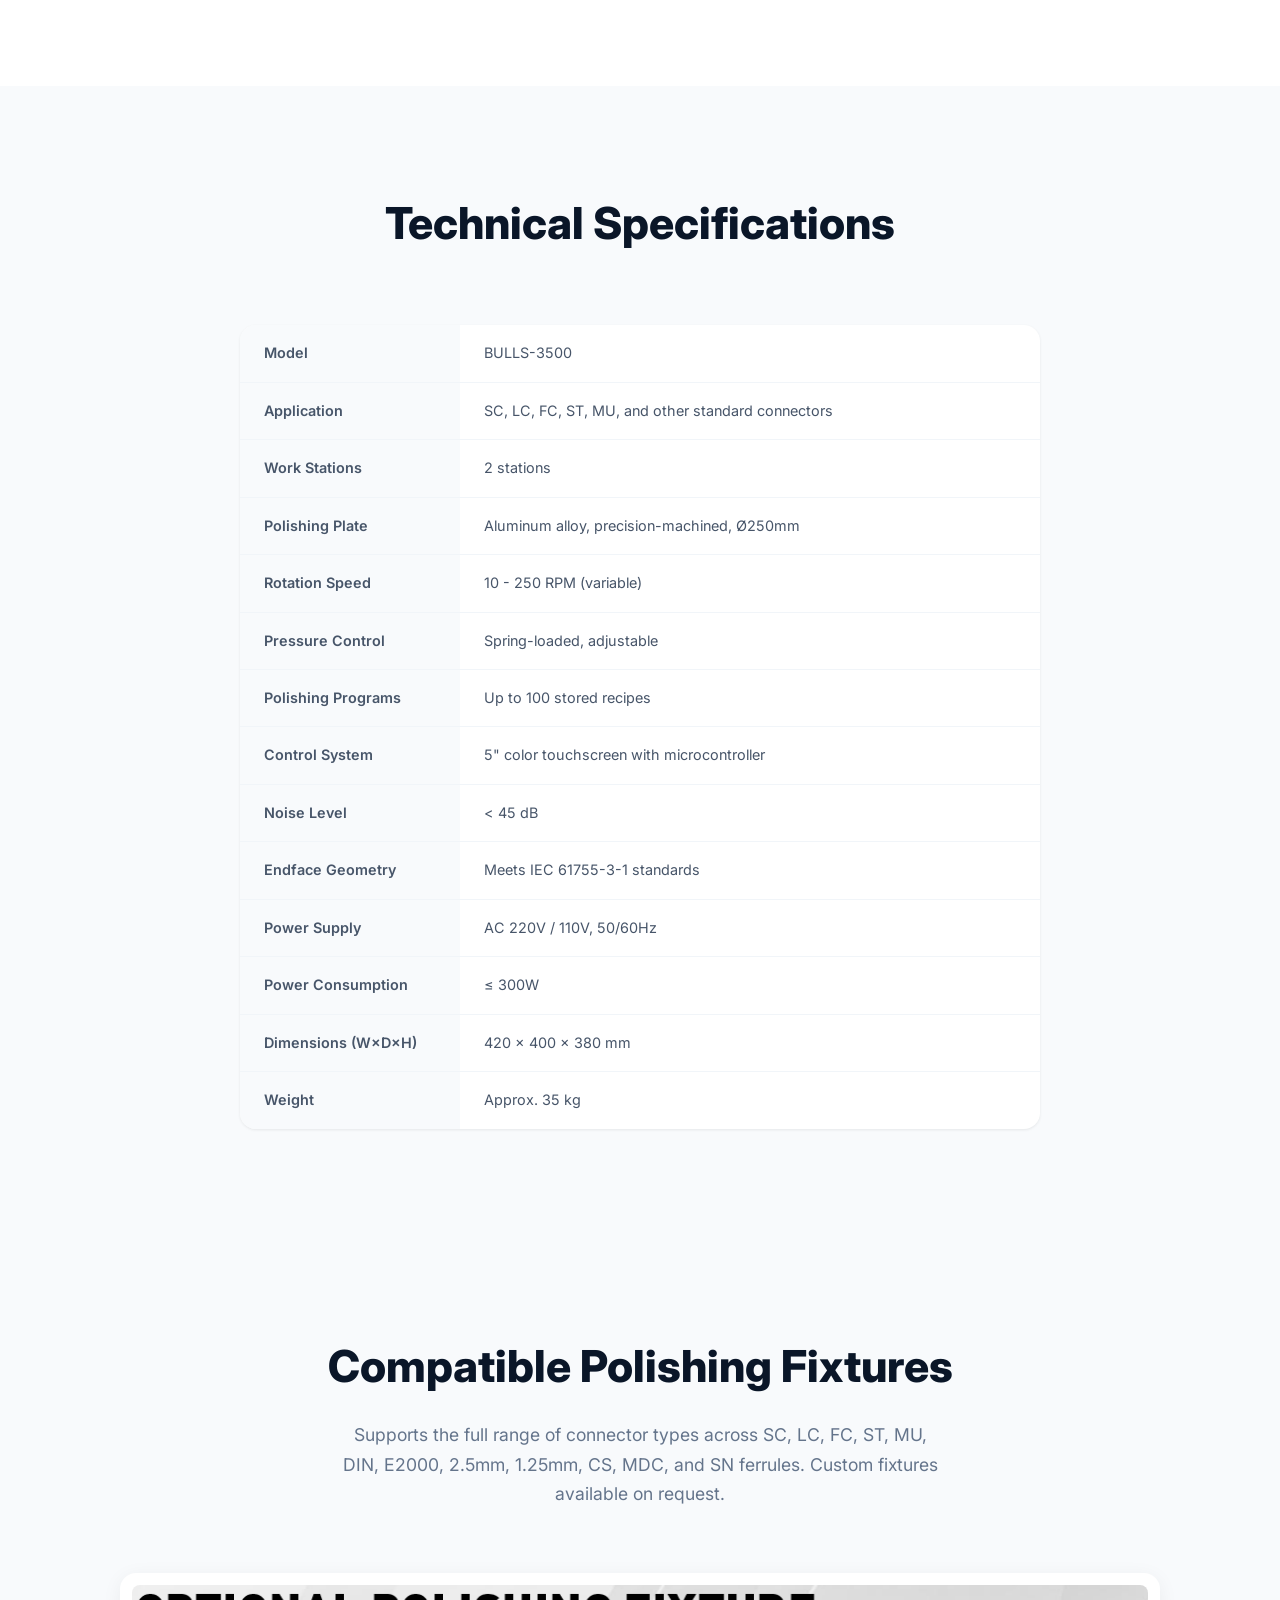
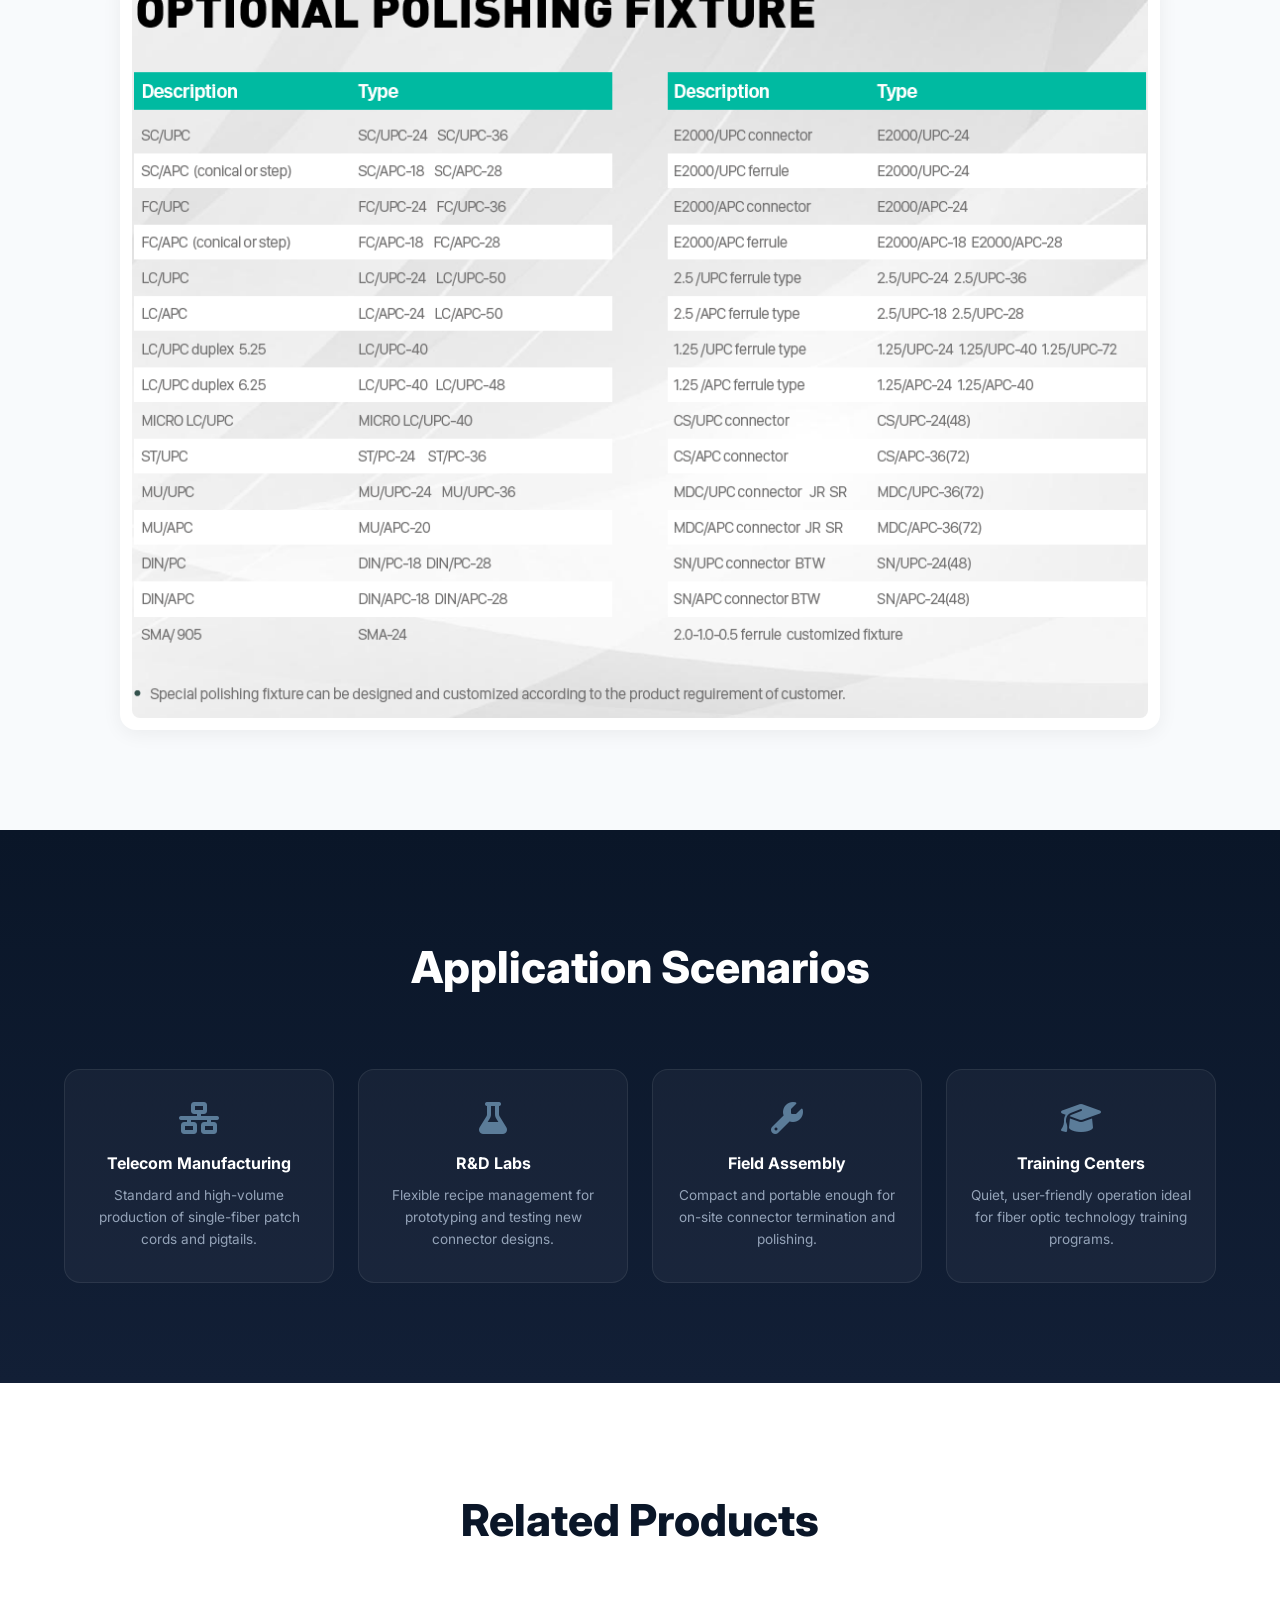
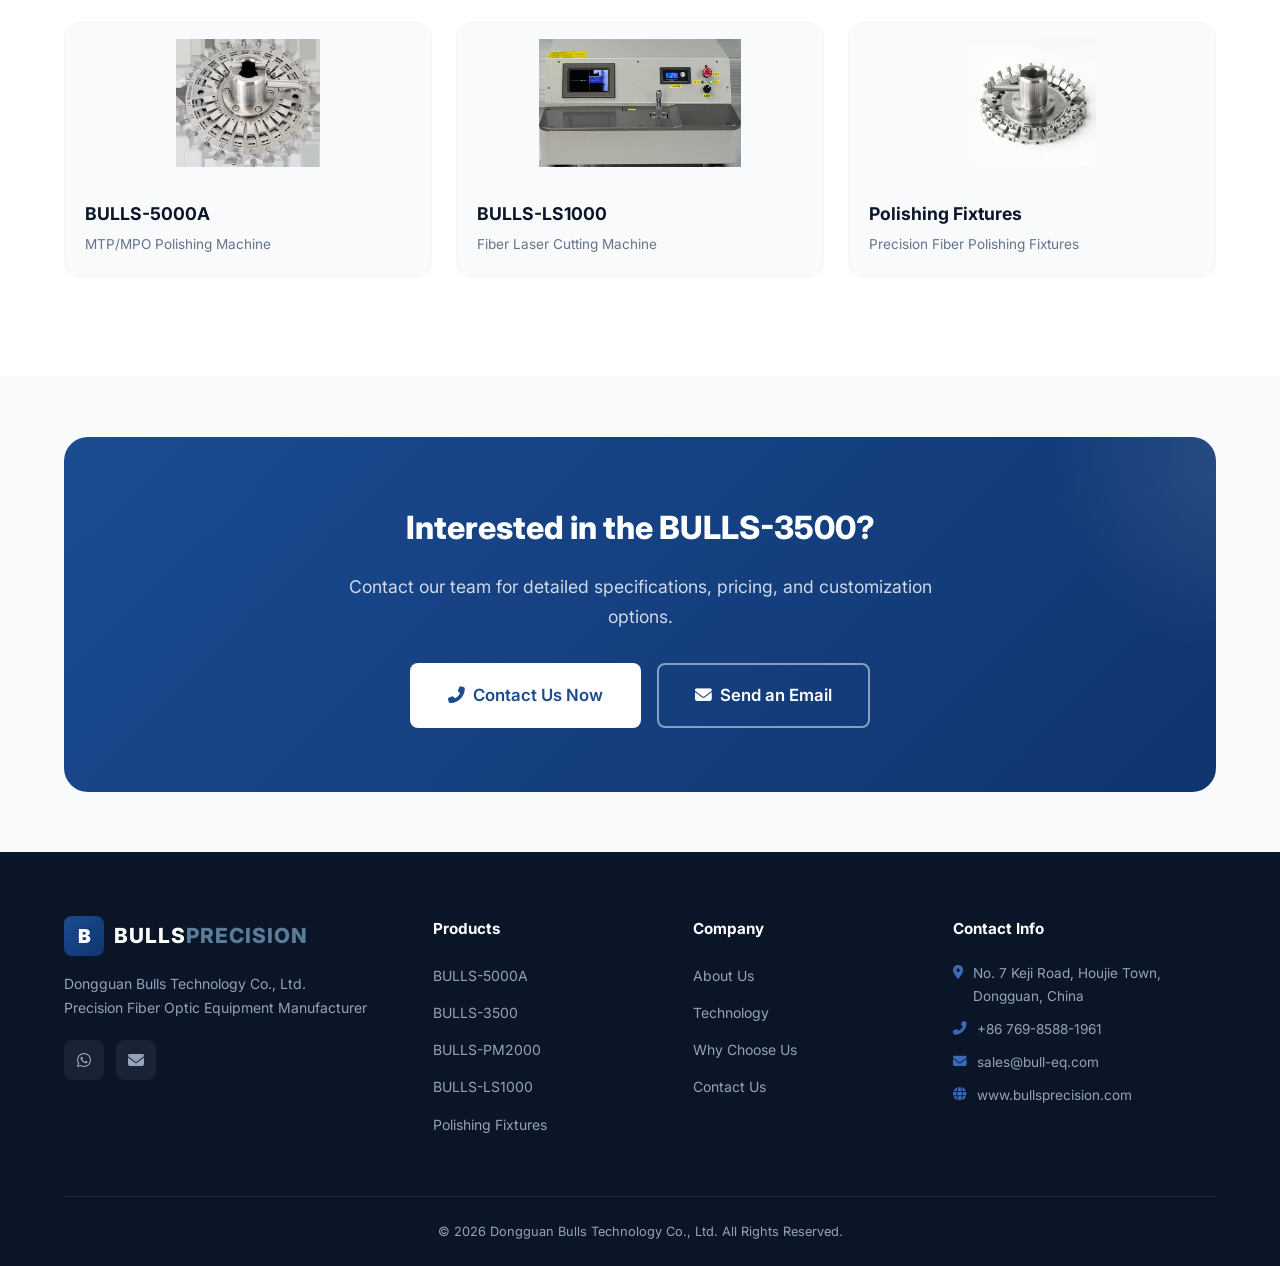
<file: products/bulls-3500.html>
<!DOCTYPE html>
<html lang="en">
<head>
    <meta charset="UTF-8">
    <meta name="viewport" content="width=device-width, initial-scale=1.0">
    <title>BULLS-3500 High-Performance Fiber Polishing Machine | Bulls Precision</title>
    <meta name="description" content="BULLS-3500 - Versatile high-performance fiber optic connector polishing machine with smart program control and ultra-quiet operation.">
    <meta name="robots" content="index, follow">
    <link rel="canonical" href="https://www.bullsprecision.com/products/bulls-3500.html">
    <meta property="og:type" content="product">
    <meta property="og:url" content="https://www.bullsprecision.com/products/bulls-3500.html">
    <meta property="og:title" content="BULLS-3500 High-Performance Fiber Polishing Machine | Bulls Precision">
    <meta property="og:description" content="Versatile high-performance fiber optic connector polishing machine with smart program control, ultra-quiet operation, and multi-connector support.">
    <meta property="og:image" content="https://www.bullsprecision.com/images/product-bulls-3900-hq.jpg">
    <meta property="og:site_name" content="Bulls Precision">
    <meta name="twitter:card" content="summary_large_image">
    <meta name="twitter:title" content="BULLS-3500 Fiber Polishing Machine">
    <meta name="twitter:description" content="High-performance fiber polishing machine with smart control, ultra-quiet operation, and support for SC, LC, FC, ST connectors.">
    <meta name="twitter:image" content="https://www.bullsprecision.com/images/product-bulls-3900-hq.jpg">
    <link rel="stylesheet" href="../css/style.css">
    <link rel="stylesheet" href="../css/product-detail.css">
    <link href="https://fonts.googleapis.com/css2?family=Inter:wght@300;400;500;600;700;800;900&display=swap" rel="stylesheet">
    <link rel="stylesheet" href="https://cdnjs.cloudflare.com/ajax/libs/font-awesome/6.5.0/css/all.min.css">

    <!-- Structured Data: Product -->
    <script type="application/ld+json">
    {
        "@context": "https://schema.org",
        "@type": "Product",
        "name": "BULLS-3500",
        "description": "Versatile high-performance fiber optic connector polishing machine with smart program control, ultra-quiet operation, and multi-connector compatibility.",
        "brand": {
                "@type": "Brand",
                "name": "Bulls Precision"
        },
        "manufacturer": {
                "@type": "Organization",
                "name": "Dongguan Bulls Technology Co., Ltd."
        },
        "category": "Fiber Optic Polishing Machine",
        "image": "https://www.bullsprecision.com/images/product-bulls-3900-hq.jpg",
        "url": "https://www.bullsprecision.com/products/bulls-3500.html",
        "offers": {
                "@type": "Offer",
                "availability": "https://schema.org/InStock",
                "priceCurrency": "USD",
                "seller": {
                        "@type": "Organization",
                        "name": "Bulls Precision"
                }
        }
}
    </script>
</head>
<body>
    <!-- Navigation -->
    <nav class="navbar scrolled" id="navbar">
        <div class="container nav-container">
            <a href="../index.html" class="logo">
                <span class="logo-icon">B</span>
                <span class="logo-text">BULLS<span class="logo-highlight">PRECISION</span></span>
            </a>
            <ul class="nav-links" id="navLinks">
                <li><a href="../index.html">Home</a></li>
                <li><a href="../index.html#about">About</a></li>
                <li><a href="../index.html#products" class="active">Products</a></li>
                <li><a href="../index.html#tech">Technology</a></li>
                <li><a href="../index.html#stats">Why Us</a></li>
                <li><a href="../index.html#contact">Contact</a></li>
            </ul>
            <div class="nav-right">
                <a href="../index.html#contact" class="btn btn-nav">Get a Quote</a>
                <button class="hamburger" id="hamburger" aria-label="Menu">
                    <span></span><span></span><span></span>
                </button>
            </div>
        </div>
    </nav>

    <main>

    <!-- Product Hero -->
    <section class="product-hero">
        <div class="container">
            <div class="product-breadcrumb">
                <a href="../index.html">Home</a>
                <i class="fas fa-chevron-right"></i>
                <a href="../index.html#products">Products</a>
                <i class="fas fa-chevron-right"></i>
                <span>BULLS-3500</span>
            </div>
            <div class="product-hero-grid">
                <div class="product-hero-image">
                    <div class="product-image-large has-img">
                        <img src="../images/product-bulls-3900-hq.jpg" alt="BULLS-3500">
                    </div>
                    <div class="product-image-thumbs">
                        <div class="thumb active" data-full="../images/product-bulls-3900-hq.jpg"><img src="../images/thumb-3500-full.jpg" alt="Full view"></div>
                        <div class="thumb" data-full="../images/product-bulls-3900-hq.jpg"><img src="../images/thumb-3500-panel.jpg" alt="Control panel"></div>
                        <div class="thumb" data-full="../images/product-bulls-3900-hq.jpg"><img src="../images/thumb-3500-plate.jpg" alt="Polishing plate"></div>
                        <div class="thumb" data-full="../images/product-bulls-3900-hq.jpg"><img src="../images/thumb-3500-accessories.jpg" alt="Accessories"></div>
                    </div>
                </div>
                <div class="product-hero-info">
                    <span class="product-category">Fiber Polishing Machine</span>
                    <h1>BULLS-3500</h1>
                    <p class="product-tagline">High-Performance Fiber Connector Polishing Machine</p>
                    <p class="product-intro">
                        The BULLS-3500 is a versatile, high-performance polishing machine designed for endface polishing
                        of all standard fiber optic connectors. With smart program control and ultra-quiet operation,
                        it is the ideal workhorse for fiber optic manufacturing facilities of any scale.
                    </p>
                    <div class="product-key-specs">
                        <div class="key-spec">
                            <span class="key-spec-value">2</span>
                            <span class="key-spec-label">Work Stations</span>
                        </div>
                        <div class="key-spec">
                            <span class="key-spec-value">&lt;45dB</span>
                            <span class="key-spec-label">Noise Level</span>
                        </div>
                        <div class="key-spec">
                            <span class="key-spec-value">99%</span>
                            <span class="key-spec-label">Pass Rate</span>
                        </div>
                        <div class="key-spec">
                            <span class="key-spec-value">100+</span>
                            <span class="key-spec-label">Programs</span>
                        </div>
                    </div>
                    <div class="product-hero-actions">
                        <a href="../index.html#contact" class="btn btn-primary btn-lg">
                            <i class="fas fa-envelope"></i> Request a Quote
                        </a>
                        <a href="mailto:sales@bull-eq.com" class="btn btn-secondary btn-lg">
                            <i class="fas fa-phone-alt"></i> Contact Sales
                        </a>
                    </div>
                </div>
            </div>
        </div>
    </section>

    <!-- Features -->
    <section class="section product-features-section">
        <div class="container">
            <div class="section-header">
                <h2 class="section-title">Key Features</h2>
                <p class="section-subtitle">Reliable performance for everyday fiber polishing needs</p>
            </div>
            <div class="features-grid">
                <div class="feature-card">
                    <div class="feature-icon"><i class="fas fa-microchip"></i></div>
                    <h3>Smart Program Control</h3>
                    <p>Pre-programmed and customizable polishing recipes for various connector types. One-touch operation simplifies workflow and reduces training time for new operators.</p>
                </div>
                <div class="feature-card">
                    <div class="feature-icon"><i class="fas fa-volume-mute"></i></div>
                    <h3>Ultra-Quiet Operation</h3>
                    <p>Advanced vibration damping and precision-balanced motor design achieve noise levels below 45dB, creating a comfortable working environment even in multi-machine setups.</p>
                </div>
                <div class="feature-card">
                    <div class="feature-icon"><i class="fas fa-sync-alt"></i></div>
                    <h3>Versatile Compatibility</h3>
                    <p>Compatible with all standard single-fiber connector types including SC, LC, FC, ST, and more. Quick fixture changeover enables rapid switching between connector types.</p>
                </div>
                <div class="feature-card">
                    <div class="feature-icon"><i class="fas fa-chart-line"></i></div>
                    <h3>Consistent Quality Output</h3>
                    <p>Precision-engineered polishing plate and stable speed control deliver repeatable endface geometry that meets or exceeds IEC and Telcordia standards.</p>
                </div>
                <div class="feature-card">
                    <div class="feature-icon"><i class="fas fa-hand-holding-usd"></i></div>
                    <h3>Cost-Effective Operation</h3>
                    <p>Low power consumption, long consumable life, and minimal maintenance requirements result in an exceptionally low cost per polished connector.</p>
                </div>
                <div class="feature-card">
                    <div class="feature-icon"><i class="fas fa-expand-arrows-alt"></i></div>
                    <h3>Compact Footprint</h3>
                    <p>Space-efficient design fits easily into existing production lines. Lightweight construction allows flexible placement and easy relocation as needed.</p>
                </div>
            </div>
        </div>
    </section>

    <!-- Specifications -->
    <section class="section product-specs-section">
        <div class="container">
            <div class="section-header">
                <h2 class="section-title">Technical Specifications</h2>
            </div>
            <div class="specs-table-wrapper">
                <table class="specs-table">
                    <tbody>
                        <tr><td class="spec-label">Model</td><td>BULLS-3500</td></tr>
                        <tr><td class="spec-label">Application</td><td>SC, LC, FC, ST, MU, and other standard connectors</td></tr>
                        <tr><td class="spec-label">Work Stations</td><td>2 stations</td></tr>
                        <tr><td class="spec-label">Polishing Plate</td><td>Aluminum alloy, precision-machined, &Oslash;250mm</td></tr>
                        <tr><td class="spec-label">Rotation Speed</td><td>10 - 250 RPM (variable)</td></tr>
                        <tr><td class="spec-label">Pressure Control</td><td>Spring-loaded, adjustable</td></tr>
                        <tr><td class="spec-label">Polishing Programs</td><td>Up to 100 stored recipes</td></tr>
                        <tr><td class="spec-label">Control System</td><td>5" color touchscreen with microcontroller</td></tr>
                        <tr><td class="spec-label">Noise Level</td><td>&lt; 45 dB</td></tr>
                        <tr><td class="spec-label">Endface Geometry</td><td>Meets IEC 61755-3-1 standards</td></tr>
                        <tr><td class="spec-label">Power Supply</td><td>AC 220V / 110V, 50/60Hz</td></tr>
                        <tr><td class="spec-label">Power Consumption</td><td>&le; 300W</td></tr>
                        <tr><td class="spec-label">Dimensions (W&times;D&times;H)</td><td>420 &times; 400 &times; 380 mm</td></tr>
                        <tr><td class="spec-label">Weight</td><td>Approx. 35 kg</td></tr>
                    </tbody>
                </table>
            </div>
        </div>
    </section>

    <!-- Compatible Fixtures -->
    <section class="section product-fixtures">
        <div class="container">
            <div class="section-header">
                <h2 class="section-title">Compatible Polishing Fixtures</h2>
                <p class="section-subtitle">Supports the full range of connector types across SC, LC, FC, ST, MU, DIN, E2000, 2.5mm, 1.25mm, CS, MDC, and SN ferrules. Custom fixtures available on request.</p>
            </div>
            <div class="fixtures-chart">
                <img src="../images/bulls-3500-compatible-fixtures.png" alt="BULLS-3500 Compatible Polishing Fixtures — full connector type list" loading="lazy">
            </div>
        </div>
    </section>

    <!-- Applications -->
    <section class="section product-applications">
        <div class="container">
            <div class="section-header light">
                <h2 class="section-title">Application Scenarios</h2>
            </div>
            <div class="applications-grid">
                <div class="application-card">
                    <i class="fas fa-network-wired"></i>
                    <h4>Telecom Manufacturing</h4>
                    <p>Standard and high-volume production of single-fiber patch cords and pigtails.</p>
                </div>
                <div class="application-card">
                    <i class="fas fa-flask"></i>
                    <h4>R&D Labs</h4>
                    <p>Flexible recipe management for prototyping and testing new connector designs.</p>
                </div>
                <div class="application-card">
                    <i class="fas fa-wrench"></i>
                    <h4>Field Assembly</h4>
                    <p>Compact and portable enough for on-site connector termination and polishing.</p>
                </div>
                <div class="application-card">
                    <i class="fas fa-graduation-cap"></i>
                    <h4>Training Centers</h4>
                    <p>Quiet, user-friendly operation ideal for fiber optic technology training programs.</p>
                </div>
            </div>
        </div>
    </section>

    <!-- Related Products -->
    <section class="section related-products">
        <div class="container">
            <div class="section-header">
                <h2 class="section-title">Related Products</h2>
            </div>
            <div class="related-grid">
                <a href="bulls-5000a.html" class="related-card">
                    <div class="related-image"><img src="../images/product-bulls-5000-hq.jpg" alt="BULLS-5000A"></div>
                    <h4>BULLS-5000A</h4>
                    <p>MTP/MPO Polishing Machine</p>
                </a>
                <a href="bulls-ls1000.html" class="related-card">
                    <div class="related-image"><img src="../images/product-ls1000-hq.jpg" alt="BULLS-LS1000"></div>
                    <h4>BULLS-LS1000</h4>
                    <p>Fiber Laser Cutting Machine</p>
                </a>
                <a href="fixtures.html" class="related-card">
                    <div class="related-image"><img src="../images/fixture-round-hq.jpg" alt="Polishing Fixtures"></div>
                    <h4>Polishing Fixtures</h4>
                    <p>Precision Fiber Polishing Fixtures</p>
                </a>
            </div>
        </div>
    </section>

    <!-- CTA -->
    <section class="section cta-section">
        <div class="container">
            <div class="cta-card">
                <div class="cta-content">
                    <h2>Interested in the BULLS-3500?</h2>
                    <p>Contact our team for detailed specifications, pricing, and customization options.</p>
                    <div class="cta-actions">
                        <a href="../index.html#contact" class="btn btn-white btn-lg">
                            <i class="fas fa-phone-alt"></i> <span>Contact Us Now</span>
                        </a>
                        <a href="mailto:sales@bull-eq.com" class="btn btn-outline-white btn-lg">
                            <i class="fas fa-envelope"></i> <span>Send an Email</span>
                        </a>
                    </div>
                </div>
            </div>
        </div>
    </section>

    </main>

    <!-- Footer -->
    <footer class="footer">
        <div class="container">
            <div class="footer-grid">
                <div class="footer-brand">
                    <a href="../index.html" class="logo">
                        <span class="logo-icon">B</span>
                        <span class="logo-text">BULLS<span class="logo-highlight">PRECISION</span></span>
                    </a>
                    <p>Dongguan Bulls Technology Co., Ltd.<br>Precision Fiber Optic Equipment Manufacturer</p>
                    <div class="footer-social">
                        <a href="https://api.whatsapp.com/send?phone=08618923426506" target="_blank" rel="noopener" aria-label="WhatsApp"><i class="fab fa-whatsapp"></i></a>
                        <a href="mailto:sales@bull-eq.com" aria-label="Email"><i class="fas fa-envelope"></i></a>
                    </div>
                </div>
                <div class="footer-links">
                    <h4>Products</h4>
                    <ul>
                        <li><a href="bulls-5000a.html">BULLS-5000A</a></li>
                        <li><a href="bulls-3500.html">BULLS-3500</a></li>
                        <li><a href="bulls-pm2000.html">BULLS-PM2000</a></li>
                        <li><a href="bulls-ls1000.html">BULLS-LS1000</a></li>
                        <li><a href="fixtures.html">Polishing Fixtures</a></li>
                    </ul>
                </div>
                <div class="footer-links">
                    <h4>Company</h4>
                    <ul>
                        <li><a href="../index.html#about">About Us</a></li>
                        <li><a href="../index.html#tech">Technology</a></li>
                        <li><a href="../index.html#stats">Why Choose Us</a></li>
                        <li><a href="../index.html#contact">Contact Us</a></li>
                    </ul>
                </div>
                <div class="footer-links">
                    <h4>Contact Info</h4>
                    <ul class="footer-contact">
                        <li><i class="fas fa-map-marker-alt"></i> No. 7 Keji Road, Houjie Town, Dongguan, China</li>
                        <li><i class="fas fa-phone-alt"></i> +86 769-8588-1961</li>
                        <li><i class="fas fa-envelope"></i> sales@bull-eq.com</li>
                        <li><i class="fas fa-globe"></i> www.bullsprecision.com</li>
                    </ul>
                </div>
            </div>
            <div class="footer-bottom">
                <p>&copy; 2026 Dongguan Bulls Technology Co., Ltd. All Rights Reserved.</p>
            </div>
        </div>
    </footer>

    <button class="back-to-top" id="backToTop" aria-label="Back to top">
        <i class="fas fa-chevron-up"></i>
    </button>

    <script src="../js/main.js"></script>
</body>
</html>
</file>
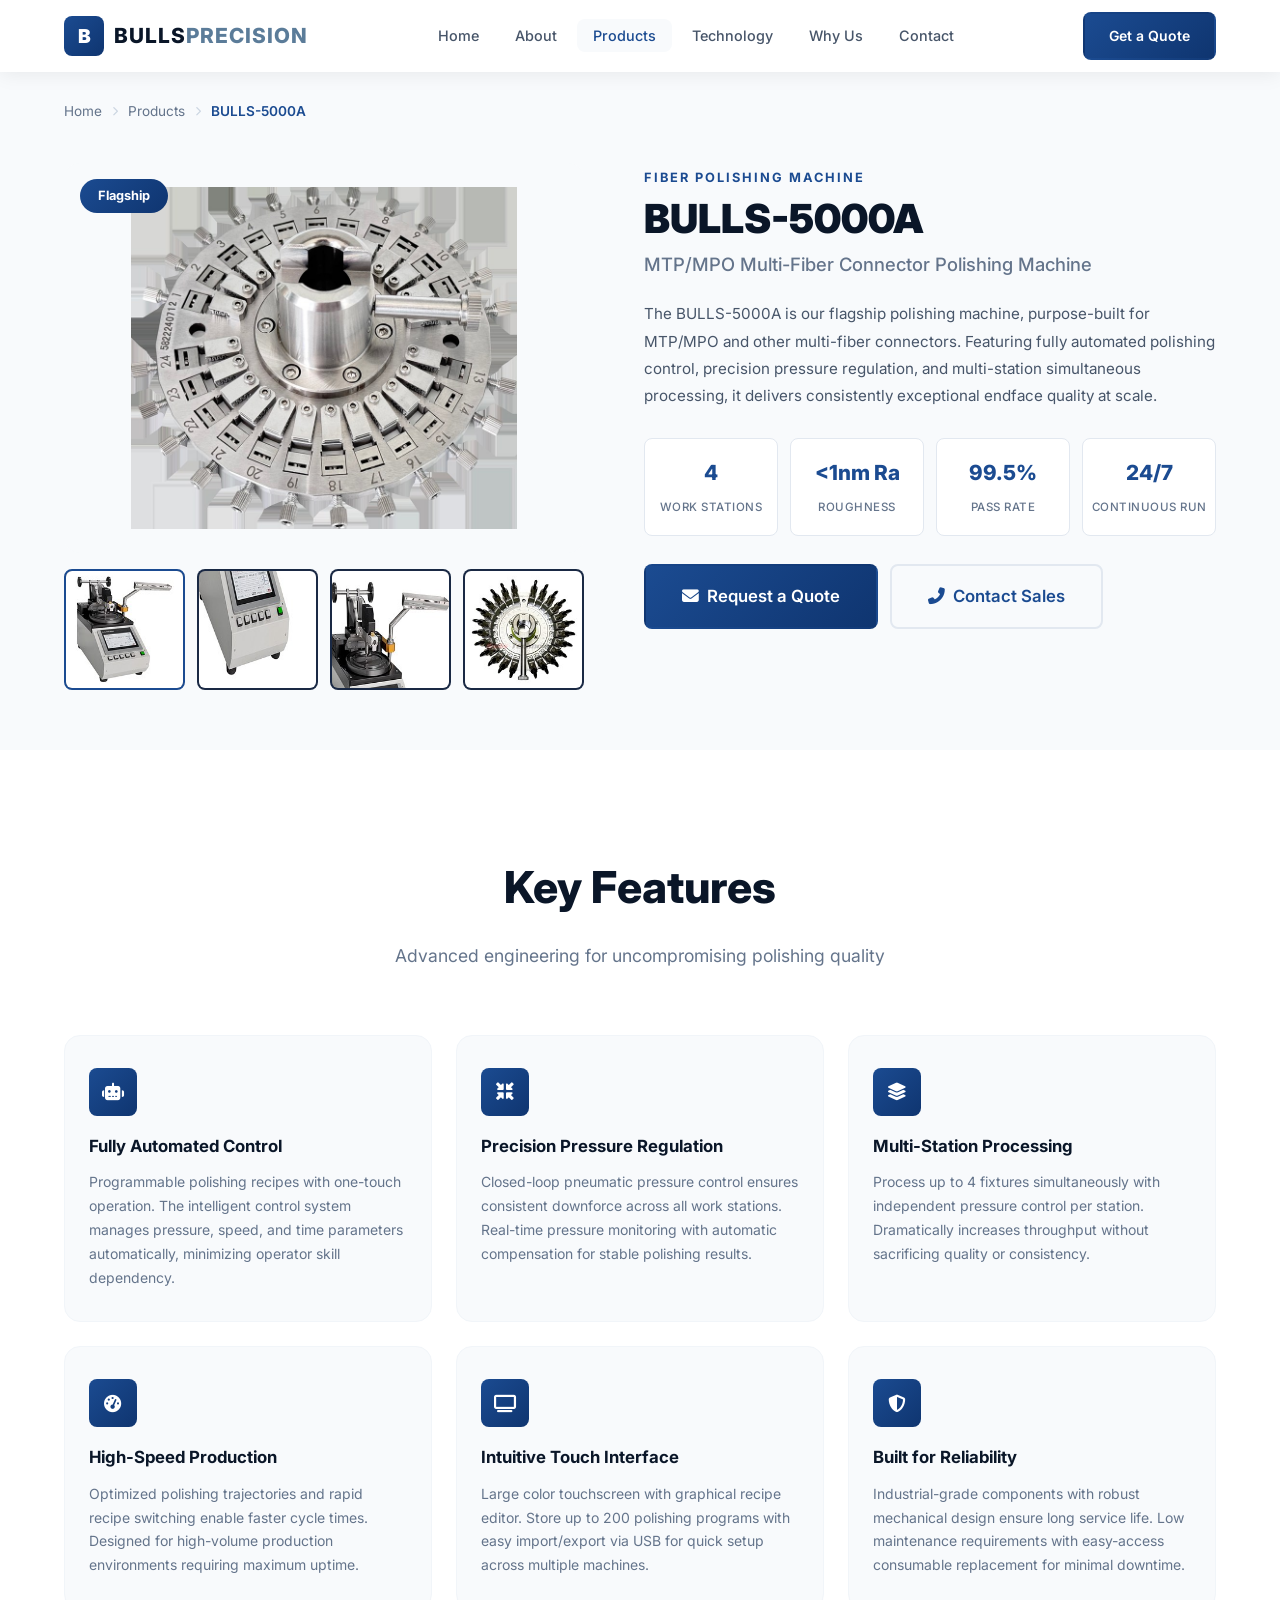
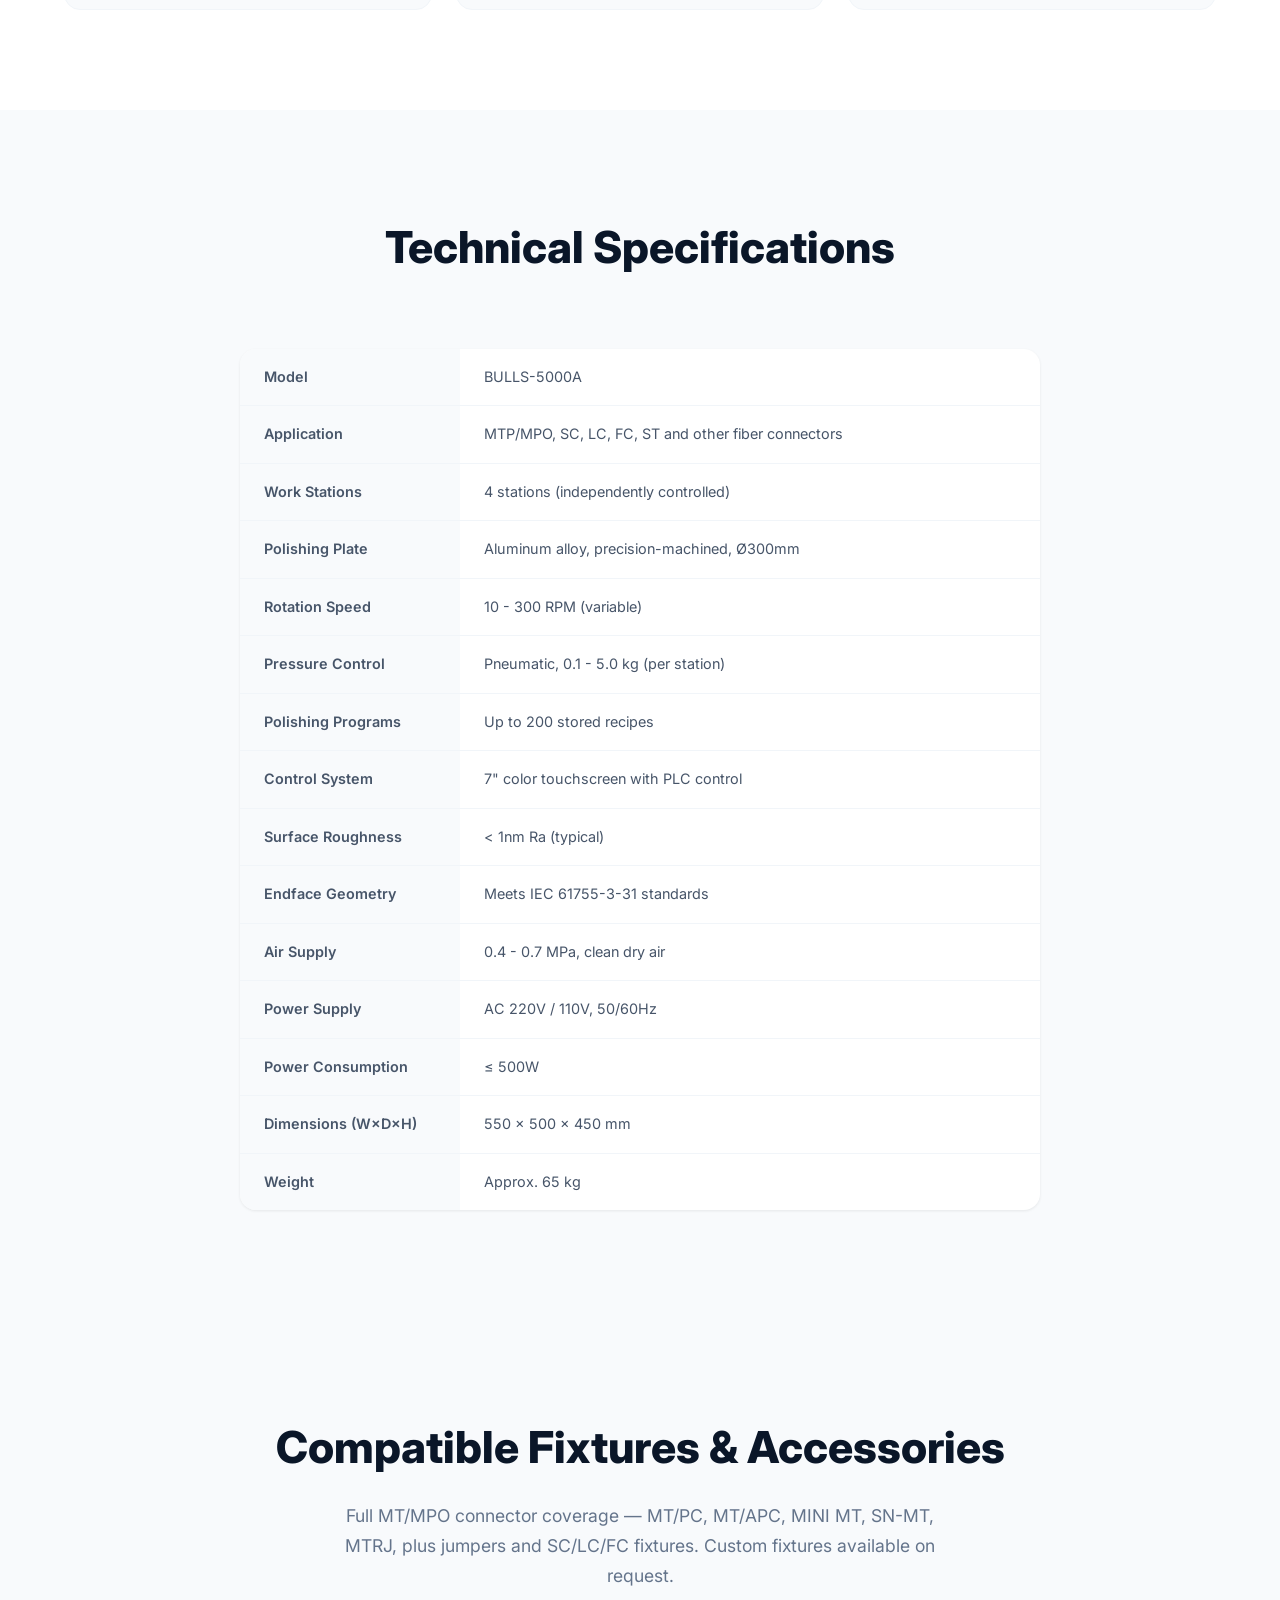
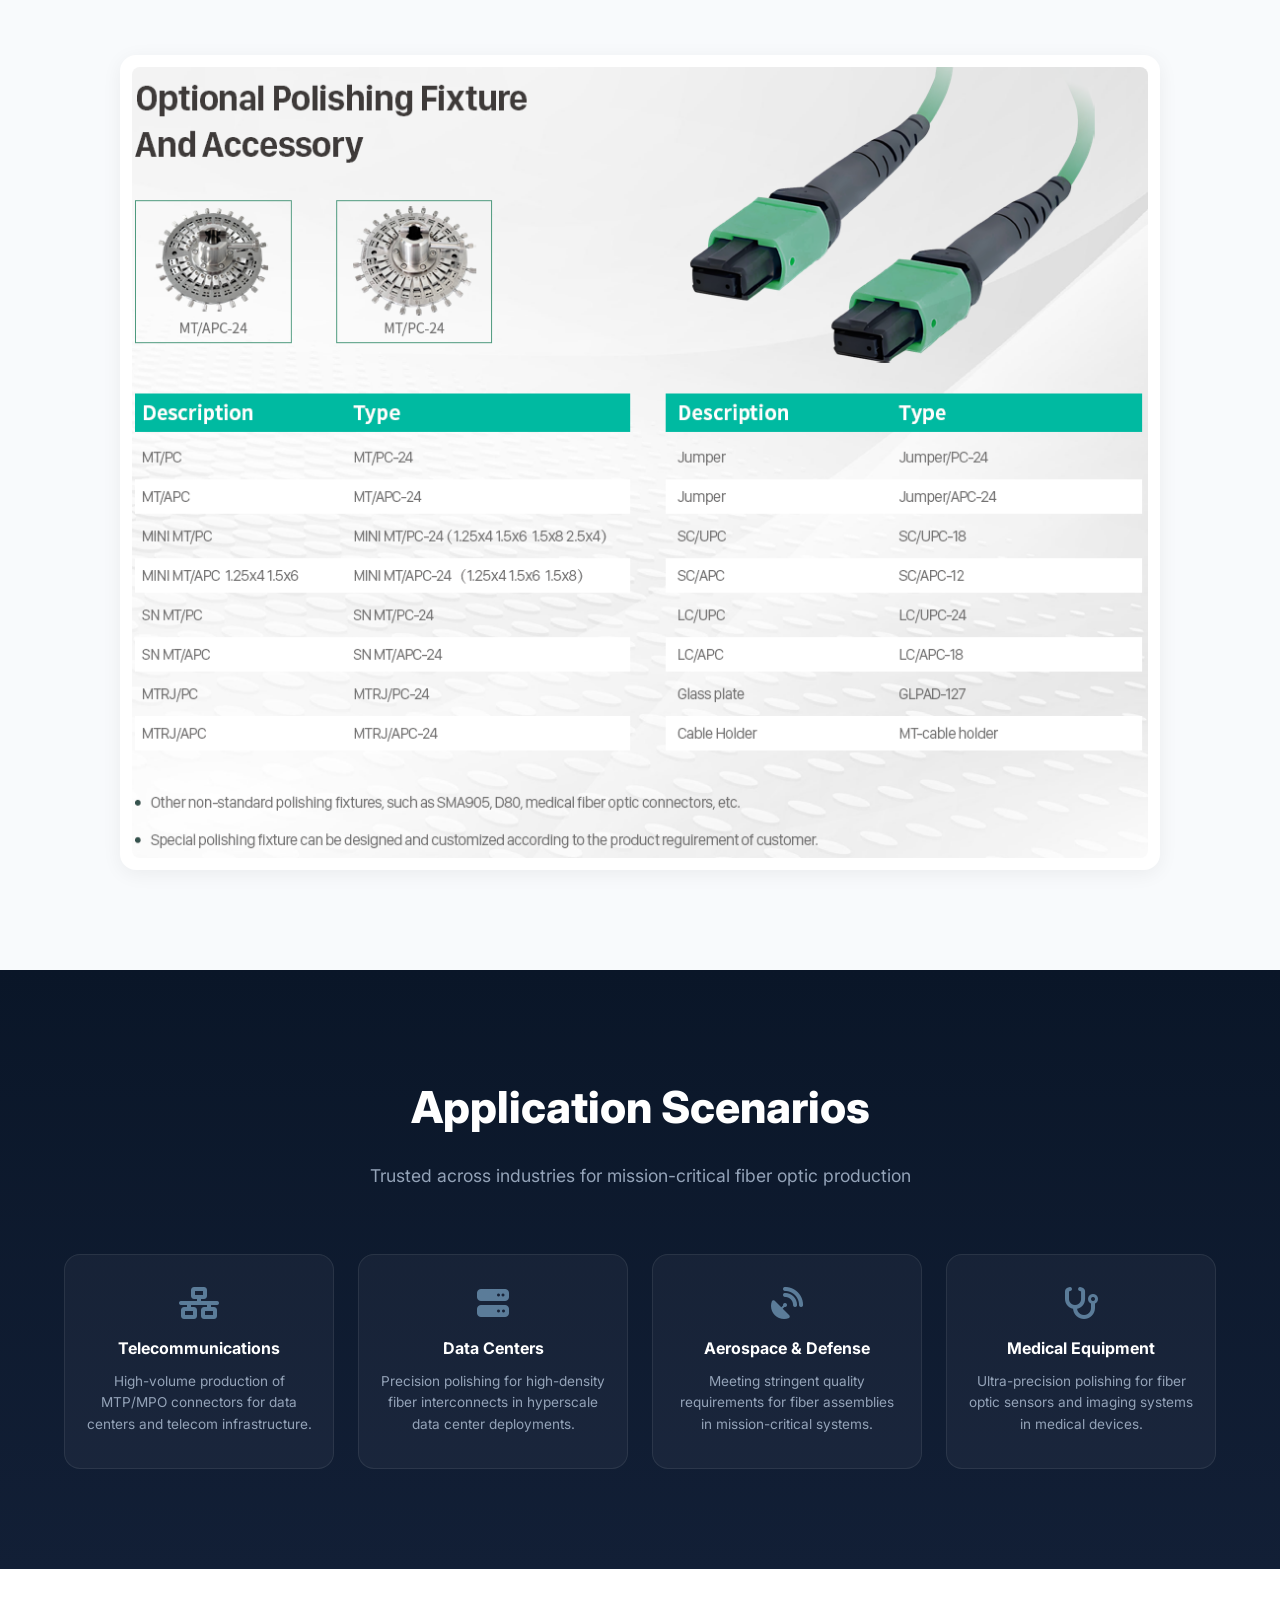
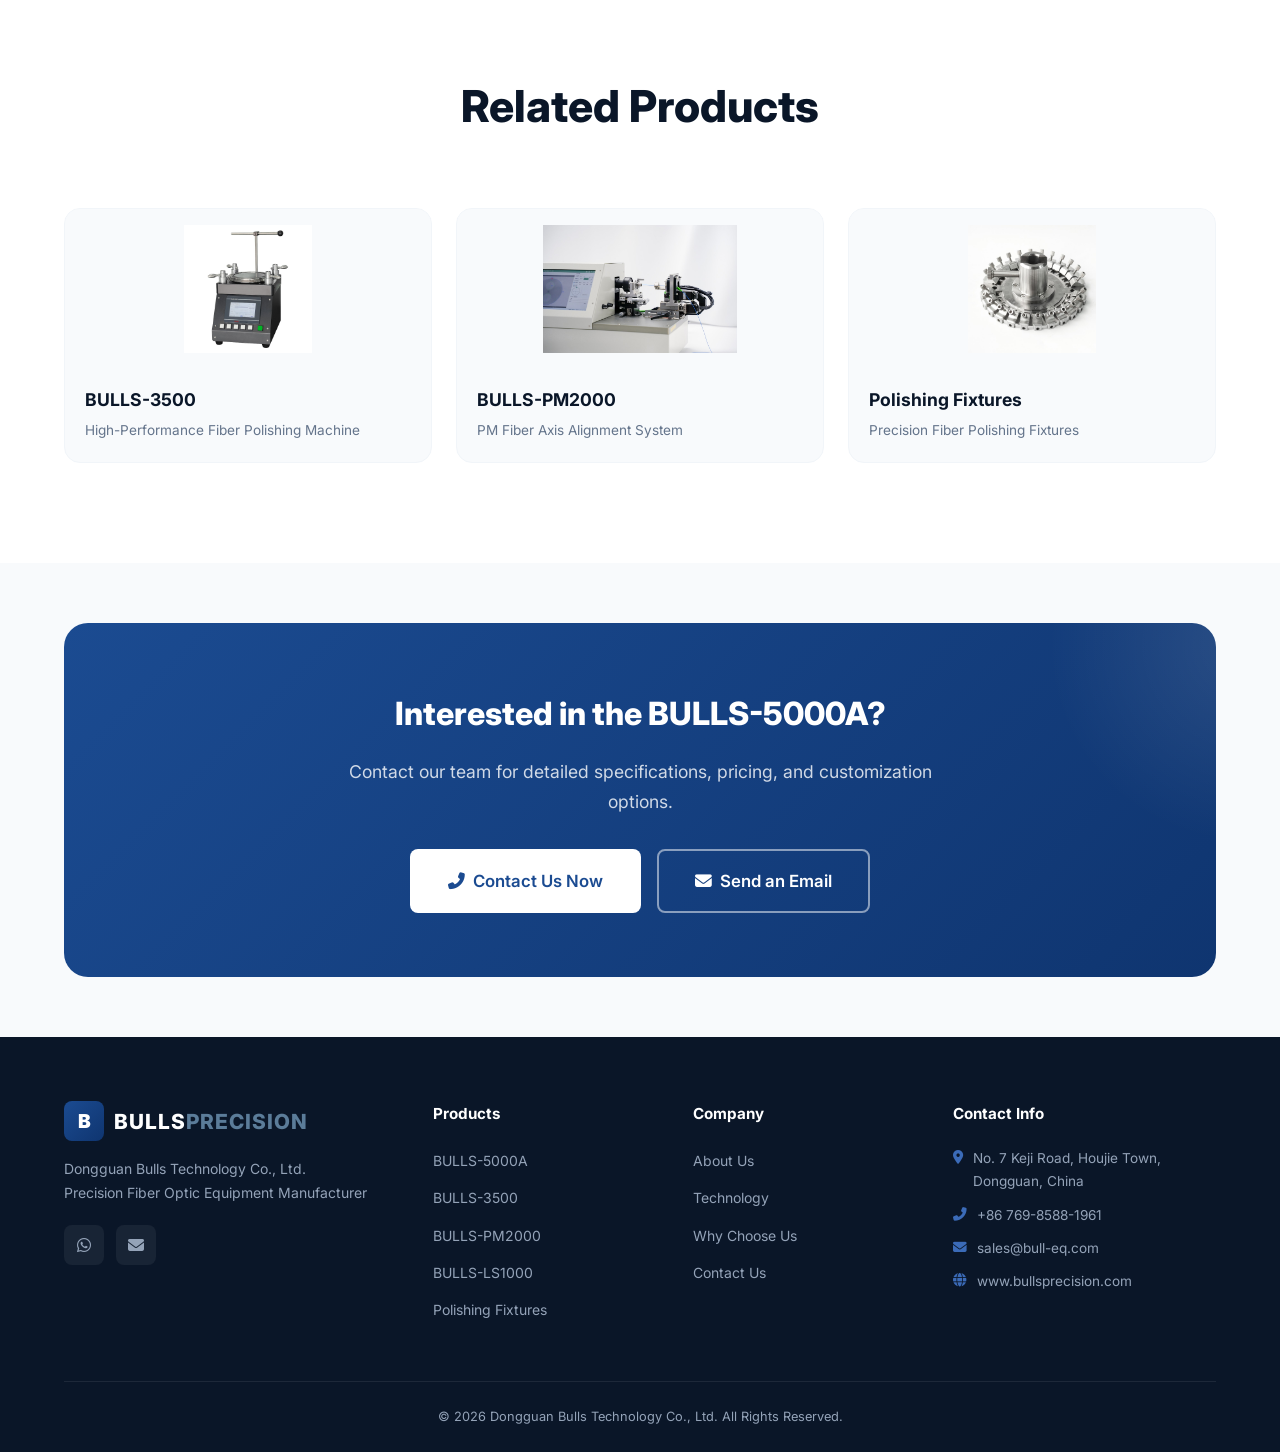
<file: products/bulls-5000a.html>
<!DOCTYPE html>
<html lang="en">
<head>
    <meta charset="UTF-8">
    <meta name="viewport" content="width=device-width, initial-scale=1.0">
    <title>BULLS-5000A MTP/MPO Fiber Polishing Machine | Bulls Precision</title>
    <meta name="description" content="BULLS-5000A - High-precision MTP/MPO multi-fiber connector polishing machine with fully automated control and multi-station processing capability.">
    <meta name="robots" content="index, follow">
    <link rel="canonical" href="https://www.bullsprecision.com/products/bulls-5000a.html">
    <meta property="og:type" content="product">
    <meta property="og:url" content="https://www.bullsprecision.com/products/bulls-5000a.html">
    <meta property="og:title" content="BULLS-5000A MTP/MPO Fiber Polishing Machine | Bulls Precision">
    <meta property="og:description" content="High-precision MTP/MPO multi-fiber connector polishing machine with fully automated control, 4 work stations, and sub-1nm surface roughness.">
    <meta property="og:image" content="https://www.bullsprecision.com/images/product-bulls-5000-hq.jpg">
    <meta property="og:site_name" content="Bulls Precision">
    <meta name="twitter:card" content="summary_large_image">
    <meta name="twitter:title" content="BULLS-5000A MTP/MPO Fiber Polishing Machine">
    <meta name="twitter:description" content="Flagship MTP/MPO polishing machine with 4 stations, automated control, and sub-1nm surface roughness. 99.5% pass rate.">
    <meta name="twitter:image" content="https://www.bullsprecision.com/images/product-bulls-5000-hq.jpg">
    <link rel="stylesheet" href="../css/style.css">
    <link rel="stylesheet" href="../css/product-detail.css">
    <link href="https://fonts.googleapis.com/css2?family=Inter:wght@300;400;500;600;700;800;900&display=swap" rel="stylesheet">
    <link rel="stylesheet" href="https://cdnjs.cloudflare.com/ajax/libs/font-awesome/6.5.0/css/all.min.css">

    <!-- Structured Data: Product -->
    <script type="application/ld+json">
    {
        "@context": "https://schema.org",
        "@type": "Product",
        "name": "BULLS-5000A",
        "description": "High-precision MTP/MPO multi-fiber connector polishing machine with fully automated control, precision pressure regulation, and multi-station simultaneous processing.",
        "brand": {
                "@type": "Brand",
                "name": "Bulls Precision"
        },
        "manufacturer": {
                "@type": "Organization",
                "name": "Dongguan Bulls Technology Co., Ltd."
        },
        "category": "Fiber Optic Polishing Machine",
        "image": "https://www.bullsprecision.com/images/product-bulls-5000-hq.jpg",
        "url": "https://www.bullsprecision.com/products/bulls-5000a.html",
        "additionalProperty": [
                {
                        "@type": "PropertyValue",
                        "name": "Work Stations",
                        "value": "4"
                },
                {
                        "@type": "PropertyValue",
                        "name": "Surface Roughness",
                        "value": "< 1nm Ra"
                },
                {
                        "@type": "PropertyValue",
                        "name": "Pass Rate",
                        "value": "99.5%"
                },
                {
                        "@type": "PropertyValue",
                        "name": "Polishing Plate",
                        "value": "Aluminum alloy, Ø300mm"
                },
                {
                        "@type": "PropertyValue",
                        "name": "Rotation Speed",
                        "value": "10-300 RPM"
                },
                {
                        "@type": "PropertyValue",
                        "name": "Power Supply",
                        "value": "AC 220V/110V, 50/60Hz"
                }
        ],
        "offers": {
                "@type": "Offer",
                "availability": "https://schema.org/InStock",
                "priceCurrency": "USD",
                "seller": {
                        "@type": "Organization",
                        "name": "Bulls Precision"
                }
        }
}
    </script>
</head>
<body>
    <!-- Navigation -->
    <nav class="navbar scrolled" id="navbar">
        <div class="container nav-container">
            <a href="../index.html" class="logo">
                <span class="logo-icon">B</span>
                <span class="logo-text">BULLS<span class="logo-highlight">PRECISION</span></span>
            </a>
            <ul class="nav-links" id="navLinks">
                <li><a href="../index.html">Home</a></li>
                <li><a href="../index.html#about">About</a></li>
                <li><a href="../index.html#products" class="active">Products</a></li>
                <li><a href="../index.html#tech">Technology</a></li>
                <li><a href="../index.html#stats">Why Us</a></li>
                <li><a href="../index.html#contact">Contact</a></li>
            </ul>
            <div class="nav-right">
                <a href="../index.html#contact" class="btn btn-nav">Get a Quote</a>
                <button class="hamburger" id="hamburger" aria-label="Menu">
                    <span></span><span></span><span></span>
                </button>
            </div>
        </div>
    </nav>

    <main>

    <!-- Product Hero -->
    <section class="product-hero">
        <div class="container">
            <div class="product-breadcrumb">
                <a href="../index.html">Home</a>
                <i class="fas fa-chevron-right"></i>
                <a href="../index.html#products">Products</a>
                <i class="fas fa-chevron-right"></i>
                <span>BULLS-5000A</span>
            </div>
            <div class="product-hero-grid">
                <div class="product-hero-image">
                    <div class="product-hero-badge">Flagship</div>
                    <div class="product-image-large has-img">
                        <img src="../images/product-bulls-5000-hq.jpg" alt="BULLS-5000A">
                    </div>
                    <div class="product-image-thumbs">
                        <div class="thumb active" data-full="../images/product-bulls-5000-hq.jpg"><img src="../images/thumb-5000-full.jpg" alt="Full view"></div>
                        <div class="thumb" data-full="../images/product-bulls-5000-hq.jpg"><img src="../images/thumb-5000-panel.jpg" alt="Control panel"></div>
                        <div class="thumb" data-full="../images/product-bulls-5000-hq.jpg"><img src="../images/thumb-5000-plate.jpg" alt="Polishing plate"></div>
                        <div class="thumb" data-full="../images/product-bulls-5000-hq.jpg"><img src="../images/thumb-5000-fixture.jpg" alt="Fixture detail"></div>
                    </div>
                </div>
                <div class="product-hero-info">
                    <span class="product-category">Fiber Polishing Machine</span>
                    <h1>BULLS-5000A</h1>
                    <p class="product-tagline">MTP/MPO Multi-Fiber Connector Polishing Machine</p>
                    <p class="product-intro">
                        The BULLS-5000A is our flagship polishing machine, purpose-built for MTP/MPO and other
                        multi-fiber connectors. Featuring fully automated polishing control, precision pressure
                        regulation, and multi-station simultaneous processing, it delivers consistently exceptional
                        endface quality at scale.
                    </p>
                    <div class="product-key-specs">
                        <div class="key-spec">
                            <span class="key-spec-value">4</span>
                            <span class="key-spec-label">Work Stations</span>
                        </div>
                        <div class="key-spec">
                            <span class="key-spec-value">&lt;1nm Ra</span>
                            <span class="key-spec-label">Roughness</span>
                        </div>
                        <div class="key-spec">
                            <span class="key-spec-value">99.5%</span>
                            <span class="key-spec-label">Pass Rate</span>
                        </div>
                        <div class="key-spec">
                            <span class="key-spec-value">24/7</span>
                            <span class="key-spec-label">Continuous Run</span>
                        </div>
                    </div>
                    <div class="product-hero-actions">
                        <a href="../index.html#contact" class="btn btn-primary btn-lg">
                            <i class="fas fa-envelope"></i> Request a Quote
                        </a>
                        <a href="mailto:sales@bull-eq.com" class="btn btn-secondary btn-lg">
                            <i class="fas fa-phone-alt"></i> Contact Sales
                        </a>
                    </div>
                </div>
            </div>
        </div>
    </section>

    <!-- Features -->
    <section class="section product-features-section">
        <div class="container">
            <div class="section-header">
                <h2 class="section-title">Key Features</h2>
                <p class="section-subtitle">Advanced engineering for uncompromising polishing quality</p>
            </div>
            <div class="features-grid">
                <div class="feature-card">
                    <div class="feature-icon"><i class="fas fa-robot"></i></div>
                    <h3>Fully Automated Control</h3>
                    <p>Programmable polishing recipes with one-touch operation. The intelligent control system manages pressure, speed, and time parameters automatically, minimizing operator skill dependency.</p>
                </div>
                <div class="feature-card">
                    <div class="feature-icon"><i class="fas fa-compress-arrows-alt"></i></div>
                    <h3>Precision Pressure Regulation</h3>
                    <p>Closed-loop pneumatic pressure control ensures consistent downforce across all work stations. Real-time pressure monitoring with automatic compensation for stable polishing results.</p>
                </div>
                <div class="feature-card">
                    <div class="feature-icon"><i class="fas fa-layer-group"></i></div>
                    <h3>Multi-Station Processing</h3>
                    <p>Process up to 4 fixtures simultaneously with independent pressure control per station. Dramatically increases throughput without sacrificing quality or consistency.</p>
                </div>
                <div class="feature-card">
                    <div class="feature-icon"><i class="fas fa-tachometer-alt"></i></div>
                    <h3>High-Speed Production</h3>
                    <p>Optimized polishing trajectories and rapid recipe switching enable faster cycle times. Designed for high-volume production environments requiring maximum uptime.</p>
                </div>
                <div class="feature-card">
                    <div class="feature-icon"><i class="fas fa-tv"></i></div>
                    <h3>Intuitive Touch Interface</h3>
                    <p>Large color touchscreen with graphical recipe editor. Store up to 200 polishing programs with easy import/export via USB for quick setup across multiple machines.</p>
                </div>
                <div class="feature-card">
                    <div class="feature-icon"><i class="fas fa-shield-alt"></i></div>
                    <h3>Built for Reliability</h3>
                    <p>Industrial-grade components with robust mechanical design ensure long service life. Low maintenance requirements with easy-access consumable replacement for minimal downtime.</p>
                </div>
            </div>
        </div>
    </section>

    <!-- Specifications -->
    <section class="section product-specs-section">
        <div class="container">
            <div class="section-header">
                <h2 class="section-title">Technical Specifications</h2>
            </div>
            <div class="specs-table-wrapper">
                <table class="specs-table">
                    <tbody>
                        <tr><td class="spec-label">Model</td><td>BULLS-5000A</td></tr>
                        <tr><td class="spec-label">Application</td><td>MTP/MPO, SC, LC, FC, ST and other fiber connectors</td></tr>
                        <tr><td class="spec-label">Work Stations</td><td>4 stations (independently controlled)</td></tr>
                        <tr><td class="spec-label">Polishing Plate</td><td>Aluminum alloy, precision-machined, &Oslash;300mm</td></tr>
                        <tr><td class="spec-label">Rotation Speed</td><td>10 - 300 RPM (variable)</td></tr>
                        <tr><td class="spec-label">Pressure Control</td><td>Pneumatic, 0.1 - 5.0 kg (per station)</td></tr>
                        <tr><td class="spec-label">Polishing Programs</td><td>Up to 200 stored recipes</td></tr>
                        <tr><td class="spec-label">Control System</td><td>7" color touchscreen with PLC control</td></tr>
                        <tr><td class="spec-label">Surface Roughness</td><td>&lt; 1nm Ra (typical)</td></tr>
                        <tr><td class="spec-label">Endface Geometry</td><td>Meets IEC 61755-3-31 standards</td></tr>
                        <tr><td class="spec-label">Air Supply</td><td>0.4 - 0.7 MPa, clean dry air</td></tr>
                        <tr><td class="spec-label">Power Supply</td><td>AC 220V / 110V, 50/60Hz</td></tr>
                        <tr><td class="spec-label">Power Consumption</td><td>&le; 500W</td></tr>
                        <tr><td class="spec-label">Dimensions (W&times;D&times;H)</td><td>550 &times; 500 &times; 450 mm</td></tr>
                        <tr><td class="spec-label">Weight</td><td>Approx. 65 kg</td></tr>
                    </tbody>
                </table>
            </div>
        </div>
    </section>

    <!-- Compatible Fixtures -->
    <section class="section product-fixtures">
        <div class="container">
            <div class="section-header">
                <h2 class="section-title">Compatible Fixtures &amp; Accessories</h2>
                <p class="section-subtitle">Full MT/MPO connector coverage — MT/PC, MT/APC, MINI MT, SN-MT, MTRJ, plus jumpers and SC/LC/FC fixtures. Custom fixtures available on request.</p>
            </div>
            <div class="fixtures-chart">
                <img src="../images/bulls-5000a-compatible-fixtures.png" alt="BULLS-5000A Compatible Fixtures — MT/MPO connector types and accessories" loading="lazy">
            </div>
        </div>
    </section>

    <!-- Applications -->
    <section class="section product-applications">
        <div class="container">
            <div class="section-header light">
                <h2 class="section-title">Application Scenarios</h2>
                <p class="section-subtitle">Trusted across industries for mission-critical fiber optic production</p>
            </div>
            <div class="applications-grid">
                <div class="application-card">
                    <i class="fas fa-network-wired"></i>
                    <h4>Telecommunications</h4>
                    <p>High-volume production of MTP/MPO connectors for data centers and telecom infrastructure.</p>
                </div>
                <div class="application-card">
                    <i class="fas fa-server"></i>
                    <h4>Data Centers</h4>
                    <p>Precision polishing for high-density fiber interconnects in hyperscale data center deployments.</p>
                </div>
                <div class="application-card">
                    <i class="fas fa-satellite-dish"></i>
                    <h4>Aerospace & Defense</h4>
                    <p>Meeting stringent quality requirements for fiber assemblies in mission-critical systems.</p>
                </div>
                <div class="application-card">
                    <i class="fas fa-stethoscope"></i>
                    <h4>Medical Equipment</h4>
                    <p>Ultra-precision polishing for fiber optic sensors and imaging systems in medical devices.</p>
                </div>
            </div>
        </div>
    </section>

    <!-- Related Products -->
    <section class="section related-products">
        <div class="container">
            <div class="section-header">
                <h2 class="section-title">Related Products</h2>
            </div>
            <div class="related-grid">
                <a href="bulls-3500.html" class="related-card">
                    <div class="related-image"><img src="../images/product-bulls-3900-hq.jpg" alt="BULLS-3500"></div>
                    <h4>BULLS-3500</h4>
                    <p>High-Performance Fiber Polishing Machine</p>
                </a>
                <a href="bulls-pm2000.html" class="related-card">
                    <div class="related-image"><img src="../images/product-pm2000-hq.jpg" alt="BULLS-PM2000"></div>
                    <h4>BULLS-PM2000</h4>
                    <p>PM Fiber Axis Alignment System</p>
                </a>
                <a href="fixtures.html" class="related-card">
                    <div class="related-image"><img src="../images/fixture-round-hq.jpg" alt="Polishing Fixtures"></div>
                    <h4>Polishing Fixtures</h4>
                    <p>Precision Fiber Polishing Fixtures</p>
                </a>
            </div>
        </div>
    </section>

    <!-- CTA -->
    <section class="section cta-section">
        <div class="container">
            <div class="cta-card">
                <div class="cta-content">
                    <h2>Interested in the BULLS-5000A?</h2>
                    <p>Contact our team for detailed specifications, pricing, and customization options.</p>
                    <div class="cta-actions">
                        <a href="../index.html#contact" class="btn btn-white btn-lg">
                            <i class="fas fa-phone-alt"></i> <span>Contact Us Now</span>
                        </a>
                        <a href="mailto:sales@bull-eq.com" class="btn btn-outline-white btn-lg">
                            <i class="fas fa-envelope"></i> <span>Send an Email</span>
                        </a>
                    </div>
                </div>
            </div>
        </div>
    </section>

    </main>

    <!-- Footer -->
    <footer class="footer">
        <div class="container">
            <div class="footer-grid">
                <div class="footer-brand">
                    <a href="../index.html" class="logo">
                        <span class="logo-icon">B</span>
                        <span class="logo-text">BULLS<span class="logo-highlight">PRECISION</span></span>
                    </a>
                    <p>Dongguan Bulls Technology Co., Ltd.<br>Precision Fiber Optic Equipment Manufacturer</p>
                    <div class="footer-social">
                        <a href="https://api.whatsapp.com/send?phone=08618923426506" target="_blank" rel="noopener" aria-label="WhatsApp"><i class="fab fa-whatsapp"></i></a>
                        <a href="mailto:sales@bull-eq.com" aria-label="Email"><i class="fas fa-envelope"></i></a>
                    </div>
                </div>
                <div class="footer-links">
                    <h4>Products</h4>
                    <ul>
                        <li><a href="bulls-5000a.html">BULLS-5000A</a></li>
                        <li><a href="bulls-3500.html">BULLS-3500</a></li>
                        <li><a href="bulls-pm2000.html">BULLS-PM2000</a></li>
                        <li><a href="bulls-ls1000.html">BULLS-LS1000</a></li>
                        <li><a href="fixtures.html">Polishing Fixtures</a></li>
                    </ul>
                </div>
                <div class="footer-links">
                    <h4>Company</h4>
                    <ul>
                        <li><a href="../index.html#about">About Us</a></li>
                        <li><a href="../index.html#tech">Technology</a></li>
                        <li><a href="../index.html#stats">Why Choose Us</a></li>
                        <li><a href="../index.html#contact">Contact Us</a></li>
                    </ul>
                </div>
                <div class="footer-links">
                    <h4>Contact Info</h4>
                    <ul class="footer-contact">
                        <li><i class="fas fa-map-marker-alt"></i> No. 7 Keji Road, Houjie Town, Dongguan, China</li>
                        <li><i class="fas fa-phone-alt"></i> +86 769-8588-1961</li>
                        <li><i class="fas fa-envelope"></i> sales@bull-eq.com</li>
                        <li><i class="fas fa-globe"></i> www.bullsprecision.com</li>
                    </ul>
                </div>
            </div>
            <div class="footer-bottom">
                <p>&copy; 2026 Dongguan Bulls Technology Co., Ltd. All Rights Reserved.</p>
            </div>
        </div>
    </footer>

    <button class="back-to-top" id="backToTop" aria-label="Back to top">
        <i class="fas fa-chevron-up"></i>
    </button>

    <script src="../js/main.js"></script>
</body>
</html>
</file>
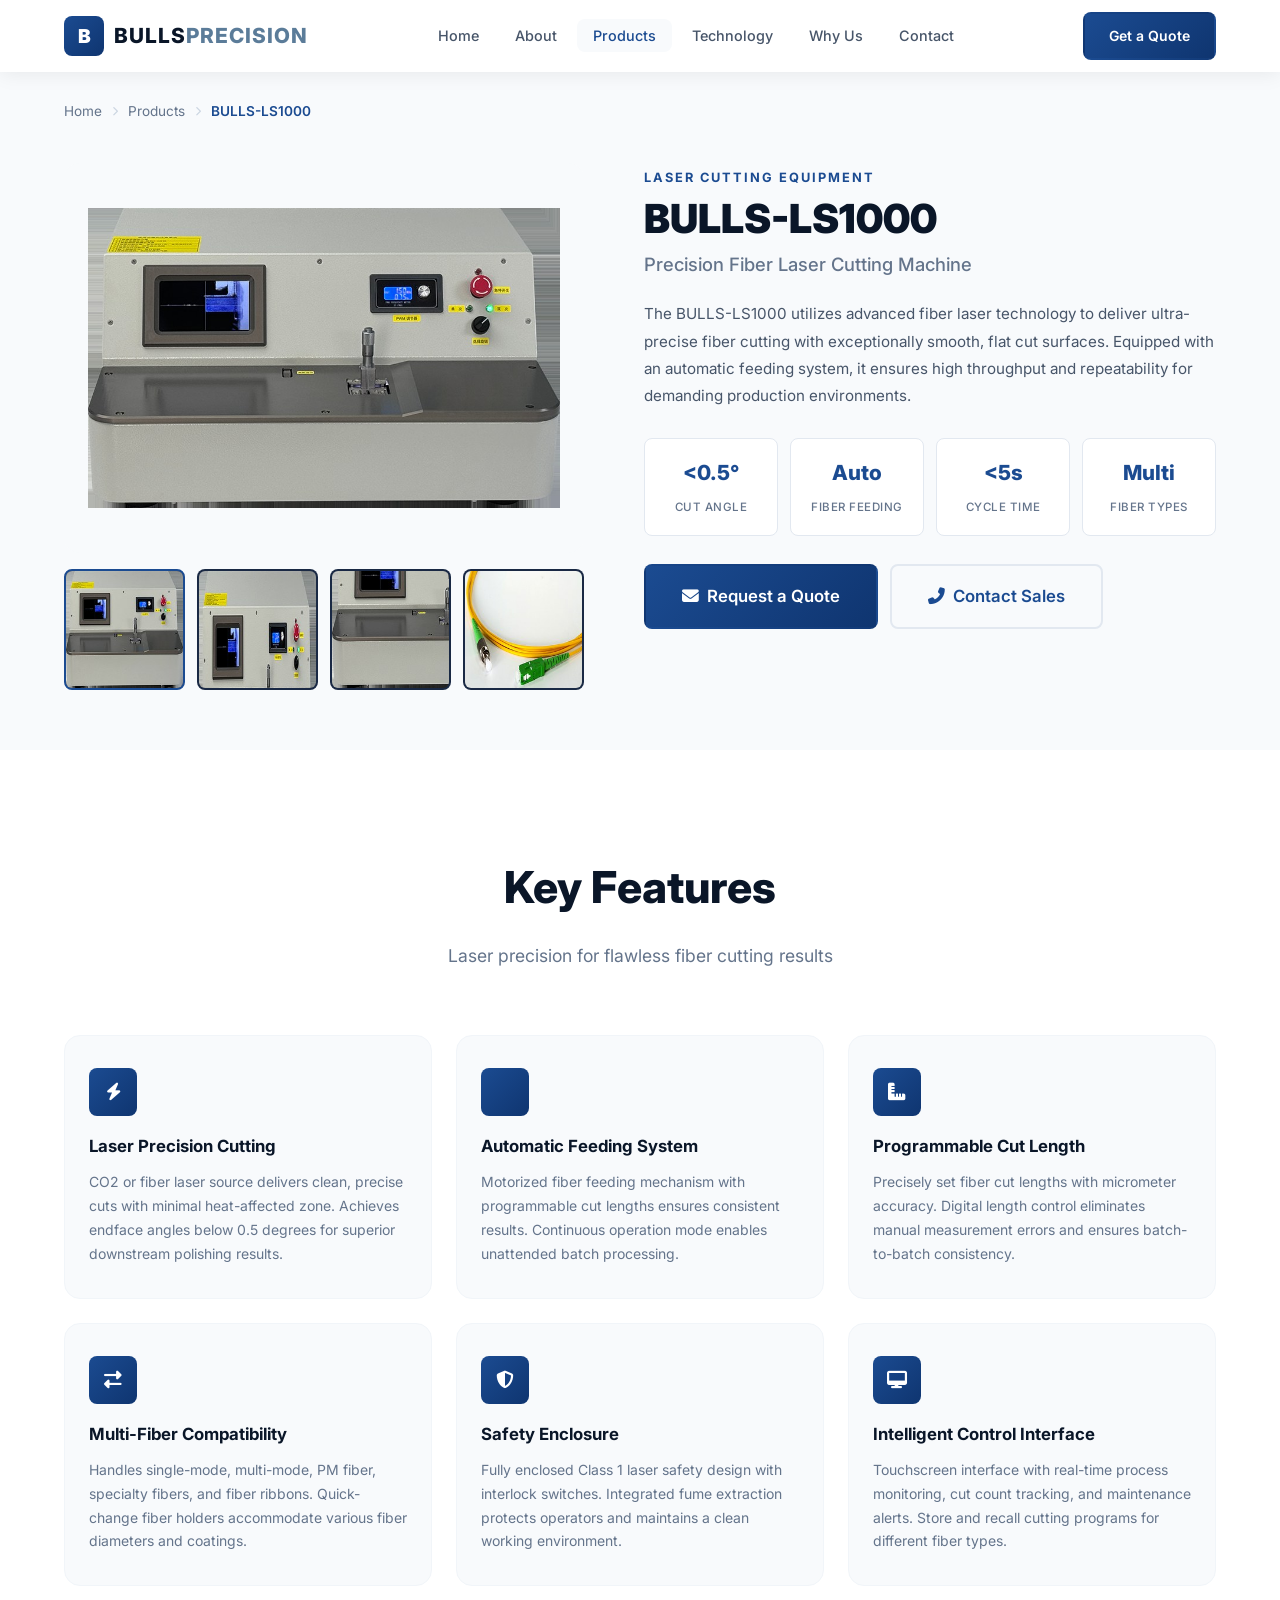
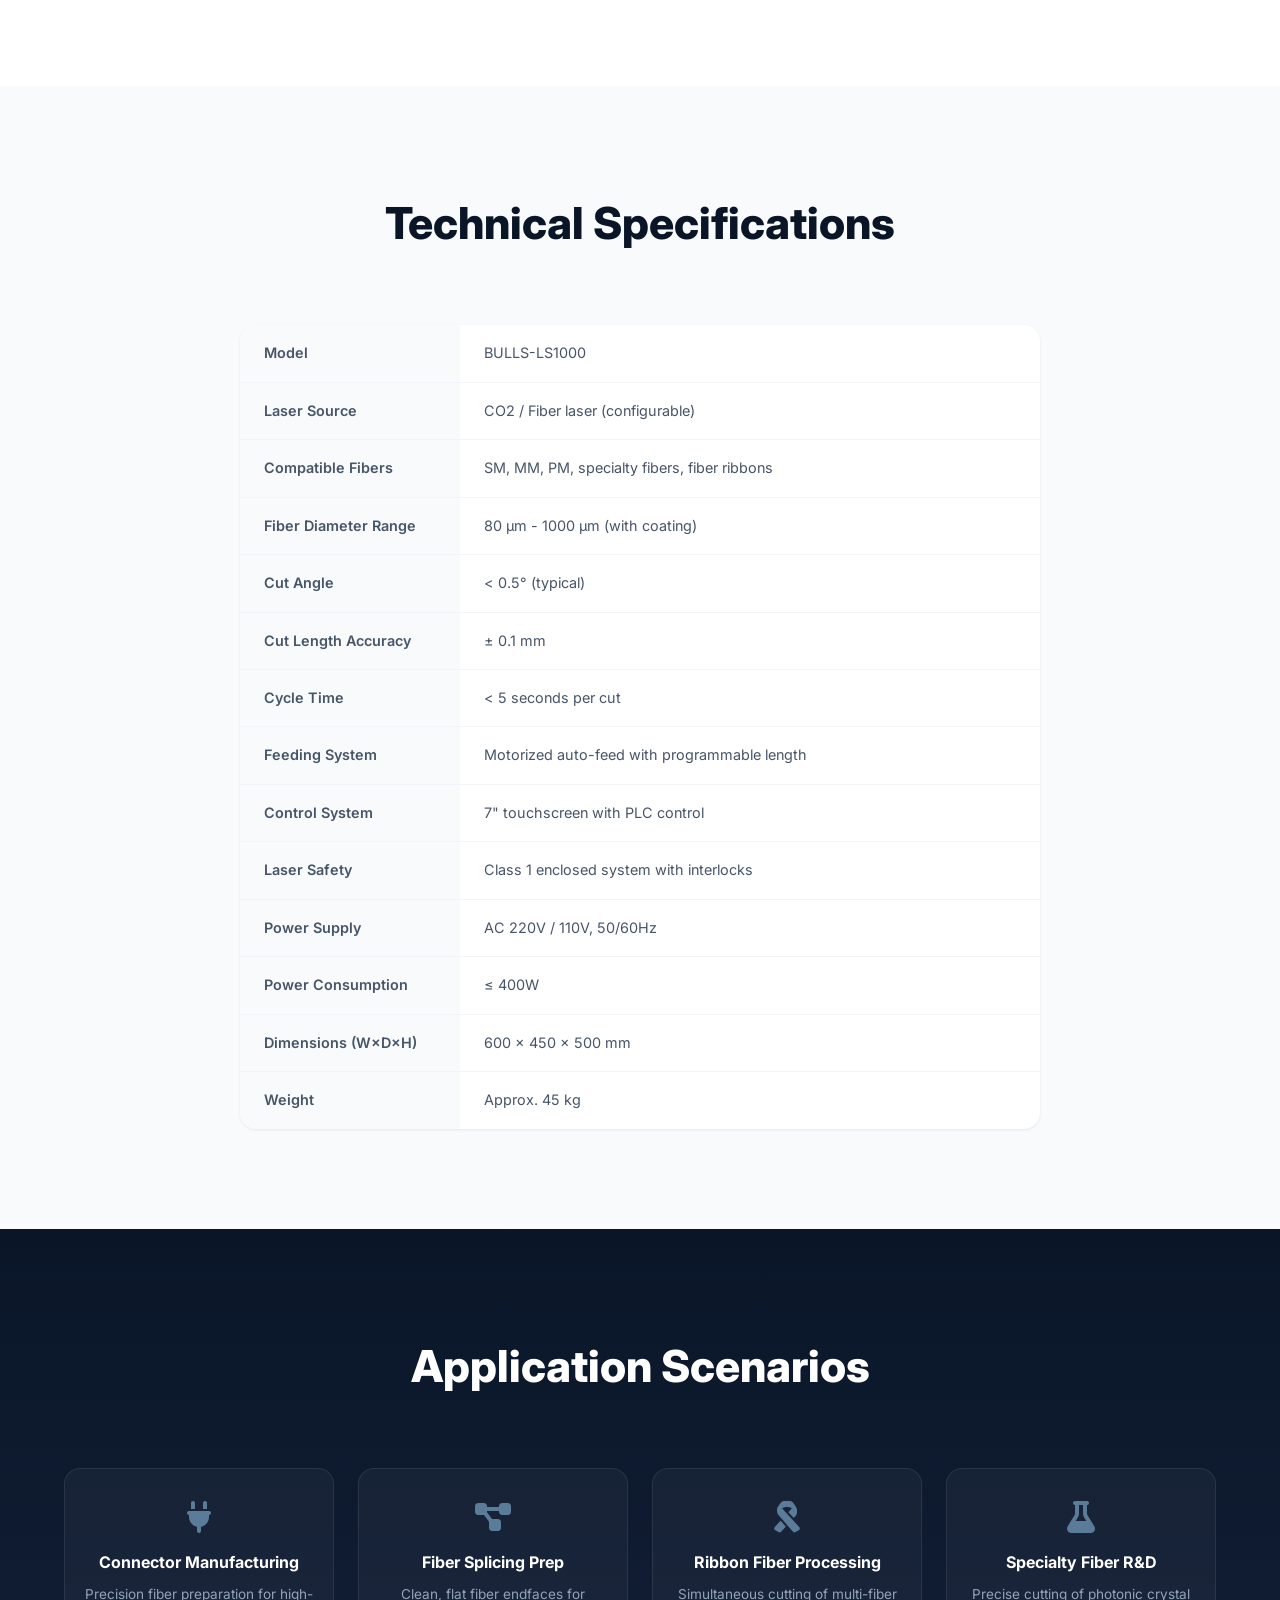
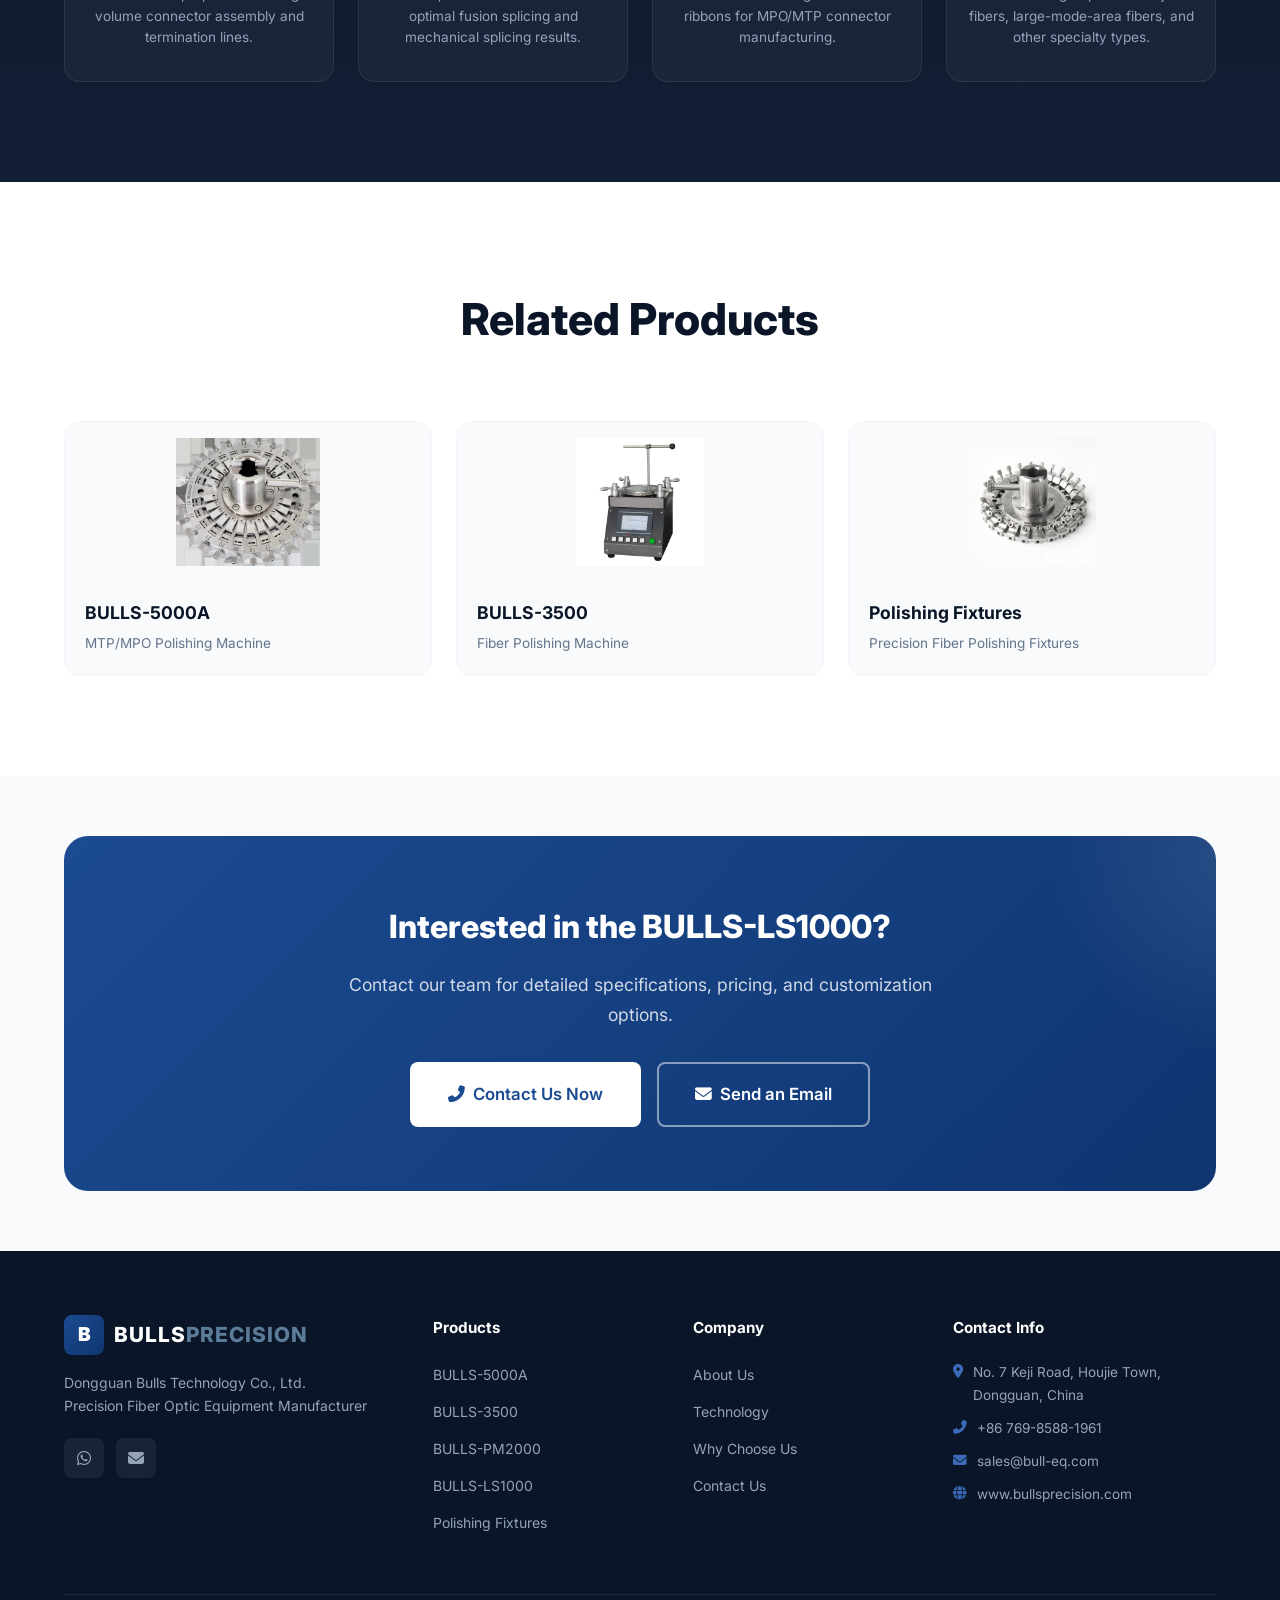
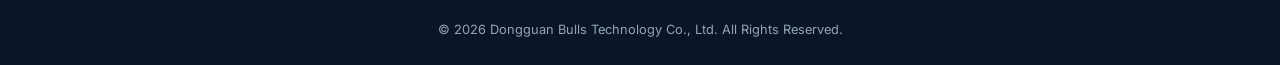
<file: products/bulls-ls1000.html>
<!DOCTYPE html>
<html lang="en">
<head>
    <meta charset="UTF-8">
    <meta name="viewport" content="width=device-width, initial-scale=1.0">
    <title>BULLS-LS1000 Fiber Laser Cutting Machine | Bulls Precision</title>
    <meta name="description" content="BULLS-LS1000 - High-precision fiber laser cutting machine with smooth cut surfaces and automatic feeding system for various fiber types.">
    <meta name="robots" content="index, follow">
    <link rel="canonical" href="https://www.bullsprecision.com/products/bulls-ls1000.html">
    <meta property="og:type" content="product">
    <meta property="og:url" content="https://www.bullsprecision.com/products/bulls-ls1000.html">
    <meta property="og:title" content="BULLS-LS1000 Fiber Laser Cutting Machine | Bulls Precision">
    <meta property="og:description" content="High-precision fiber laser cutting machine with smooth cut surfaces, automatic feeding system, and support for various fiber types.">
    <meta property="og:image" content="https://www.bullsprecision.com/images/product-ls1000-hq.jpg">
    <meta property="og:site_name" content="Bulls Precision">
    <meta name="twitter:card" content="summary_large_image">
    <meta name="twitter:title" content="BULLS-LS1000 Fiber Laser Cutting Machine">
    <meta name="twitter:description" content="Precision fiber laser cutting machine with automatic feeding and smooth cut surfaces for fiber optic production.">
    <meta name="twitter:image" content="https://www.bullsprecision.com/images/product-ls1000-hq.jpg">
    <link rel="stylesheet" href="../css/style.css">
    <link rel="stylesheet" href="../css/product-detail.css">
    <link href="https://fonts.googleapis.com/css2?family=Inter:wght@300;400;500;600;700;800;900&display=swap" rel="stylesheet">
    <link rel="stylesheet" href="https://cdnjs.cloudflare.com/ajax/libs/font-awesome/6.5.0/css/all.min.css">

    <!-- Structured Data: Product -->
    <script type="application/ld+json">
    {
        "@context": "https://schema.org",
        "@type": "Product",
        "name": "BULLS-LS1000",
        "description": "High-precision fiber laser cutting machine with smooth cut surfaces and automatic feeding system for various fiber types in production environments.",
        "brand": {
                "@type": "Brand",
                "name": "Bulls Precision"
        },
        "manufacturer": {
                "@type": "Organization",
                "name": "Dongguan Bulls Technology Co., Ltd."
        },
        "category": "Fiber Laser Cutting Machine",
        "image": "https://www.bullsprecision.com/images/product-ls1000-hq.jpg",
        "url": "https://www.bullsprecision.com/products/bulls-ls1000.html",
        "offers": {
                "@type": "Offer",
                "availability": "https://schema.org/InStock",
                "priceCurrency": "USD",
                "seller": {
                        "@type": "Organization",
                        "name": "Bulls Precision"
                }
        }
}
    </script>
</head>
<body>
    <!-- Navigation -->
    <nav class="navbar scrolled" id="navbar">
        <div class="container nav-container">
            <a href="../index.html" class="logo">
                <span class="logo-icon">B</span>
                <span class="logo-text">BULLS<span class="logo-highlight">PRECISION</span></span>
            </a>
            <ul class="nav-links" id="navLinks">
                <li><a href="../index.html">Home</a></li>
                <li><a href="../index.html#about">About</a></li>
                <li><a href="../index.html#products" class="active">Products</a></li>
                <li><a href="../index.html#tech">Technology</a></li>
                <li><a href="../index.html#stats">Why Us</a></li>
                <li><a href="../index.html#contact">Contact</a></li>
            </ul>
            <div class="nav-right">
                <a href="../index.html#contact" class="btn btn-nav">Get a Quote</a>
                <button class="hamburger" id="hamburger" aria-label="Menu">
                    <span></span><span></span><span></span>
                </button>
            </div>
        </div>
    </nav>

    <main>

    <!-- Product Hero -->
    <section class="product-hero">
        <div class="container">
            <div class="product-breadcrumb">
                <a href="../index.html">Home</a>
                <i class="fas fa-chevron-right"></i>
                <a href="../index.html#products">Products</a>
                <i class="fas fa-chevron-right"></i>
                <span>BULLS-LS1000</span>
            </div>
            <div class="product-hero-grid">
                <div class="product-hero-image">
                    <div class="product-image-large has-img">
                        <img src="../images/product-ls1000-hq.jpg" alt="BULLS-LS1000">
                    </div>
                    <div class="product-image-thumbs">
                        <div class="thumb active" data-full="../images/product-ls1000-hq.jpg"><img src="../images/thumb-ls1000-full.jpg" alt="Full view"></div>
                        <div class="thumb" data-full="../images/product-ls1000-hq.jpg"><img src="../images/thumb-ls1000-panel.jpg" alt="Top view"></div>
                        <div class="thumb" data-full="../images/product-ls1000-hq.jpg"><img src="../images/thumb-ls1000-side.jpg" alt="Side view"></div>
                        <div class="thumb" data-full="../images/product-ls1000-hq.jpg"><img src="../images/thumb-ls1000-fiber.jpg" alt="Fiber sample"></div>
                    </div>
                </div>
                <div class="product-hero-info">
                    <span class="product-category">Laser Cutting Equipment</span>
                    <h1>BULLS-LS1000</h1>
                    <p class="product-tagline">Precision Fiber Laser Cutting Machine</p>
                    <p class="product-intro">
                        The BULLS-LS1000 utilizes advanced fiber laser technology to deliver ultra-precise fiber
                        cutting with exceptionally smooth, flat cut surfaces. Equipped with an automatic feeding
                        system, it ensures high throughput and repeatability for demanding production environments.
                    </p>
                    <div class="product-key-specs">
                        <div class="key-spec">
                            <span class="key-spec-value">&lt;0.5&deg;</span>
                            <span class="key-spec-label">Cut Angle</span>
                        </div>
                        <div class="key-spec">
                            <span class="key-spec-value">Auto</span>
                            <span class="key-spec-label">Fiber Feeding</span>
                        </div>
                        <div class="key-spec">
                            <span class="key-spec-value">&lt;5s</span>
                            <span class="key-spec-label">Cycle Time</span>
                        </div>
                        <div class="key-spec">
                            <span class="key-spec-value">Multi</span>
                            <span class="key-spec-label">Fiber Types</span>
                        </div>
                    </div>
                    <div class="product-hero-actions">
                        <a href="../index.html#contact" class="btn btn-primary btn-lg">
                            <i class="fas fa-envelope"></i> Request a Quote
                        </a>
                        <a href="mailto:sales@bull-eq.com" class="btn btn-secondary btn-lg">
                            <i class="fas fa-phone-alt"></i> Contact Sales
                        </a>
                    </div>
                </div>
            </div>
        </div>
    </section>

    <!-- Features -->
    <section class="section product-features-section">
        <div class="container">
            <div class="section-header">
                <h2 class="section-title">Key Features</h2>
                <p class="section-subtitle">Laser precision for flawless fiber cutting results</p>
            </div>
            <div class="features-grid">
                <div class="feature-card">
                    <div class="feature-icon"><i class="fas fa-bolt"></i></div>
                    <h3>Laser Precision Cutting</h3>
                    <p>CO2 or fiber laser source delivers clean, precise cuts with minimal heat-affected zone. Achieves endface angles below 0.5 degrees for superior downstream polishing results.</p>
                </div>
                <div class="feature-card">
                    <div class="feature-icon"><i class="fas fa-conveyor-belt"></i></div>
                    <h3>Automatic Feeding System</h3>
                    <p>Motorized fiber feeding mechanism with programmable cut lengths ensures consistent results. Continuous operation mode enables unattended batch processing.</p>
                </div>
                <div class="feature-card">
                    <div class="feature-icon"><i class="fas fa-ruler-combined"></i></div>
                    <h3>Programmable Cut Length</h3>
                    <p>Precisely set fiber cut lengths with micrometer accuracy. Digital length control eliminates manual measurement errors and ensures batch-to-batch consistency.</p>
                </div>
                <div class="feature-card">
                    <div class="feature-icon"><i class="fas fa-exchange-alt"></i></div>
                    <h3>Multi-Fiber Compatibility</h3>
                    <p>Handles single-mode, multi-mode, PM fiber, specialty fibers, and fiber ribbons. Quick-change fiber holders accommodate various fiber diameters and coatings.</p>
                </div>
                <div class="feature-card">
                    <div class="feature-icon"><i class="fas fa-shield-alt"></i></div>
                    <h3>Safety Enclosure</h3>
                    <p>Fully enclosed Class 1 laser safety design with interlock switches. Integrated fume extraction protects operators and maintains a clean working environment.</p>
                </div>
                <div class="feature-card">
                    <div class="feature-icon"><i class="fas fa-desktop"></i></div>
                    <h3>Intelligent Control Interface</h3>
                    <p>Touchscreen interface with real-time process monitoring, cut count tracking, and maintenance alerts. Store and recall cutting programs for different fiber types.</p>
                </div>
            </div>
        </div>
    </section>

    <!-- Specifications -->
    <section class="section product-specs-section">
        <div class="container">
            <div class="section-header">
                <h2 class="section-title">Technical Specifications</h2>
            </div>
            <div class="specs-table-wrapper">
                <table class="specs-table">
                    <tbody>
                        <tr><td class="spec-label">Model</td><td>BULLS-LS1000</td></tr>
                        <tr><td class="spec-label">Laser Source</td><td>CO2 / Fiber laser (configurable)</td></tr>
                        <tr><td class="spec-label">Compatible Fibers</td><td>SM, MM, PM, specialty fibers, fiber ribbons</td></tr>
                        <tr><td class="spec-label">Fiber Diameter Range</td><td>80 &mu;m - 1000 &mu;m (with coating)</td></tr>
                        <tr><td class="spec-label">Cut Angle</td><td>&lt; 0.5&deg; (typical)</td></tr>
                        <tr><td class="spec-label">Cut Length Accuracy</td><td>&plusmn; 0.1 mm</td></tr>
                        <tr><td class="spec-label">Cycle Time</td><td>&lt; 5 seconds per cut</td></tr>
                        <tr><td class="spec-label">Feeding System</td><td>Motorized auto-feed with programmable length</td></tr>
                        <tr><td class="spec-label">Control System</td><td>7" touchscreen with PLC control</td></tr>
                        <tr><td class="spec-label">Laser Safety</td><td>Class 1 enclosed system with interlocks</td></tr>
                        <tr><td class="spec-label">Power Supply</td><td>AC 220V / 110V, 50/60Hz</td></tr>
                        <tr><td class="spec-label">Power Consumption</td><td>&le; 400W</td></tr>
                        <tr><td class="spec-label">Dimensions (W&times;D&times;H)</td><td>600 &times; 450 &times; 500 mm</td></tr>
                        <tr><td class="spec-label">Weight</td><td>Approx. 45 kg</td></tr>
                    </tbody>
                </table>
            </div>
        </div>
    </section>

    <!-- Applications -->
    <section class="section product-applications">
        <div class="container">
            <div class="section-header light">
                <h2 class="section-title">Application Scenarios</h2>
            </div>
            <div class="applications-grid">
                <div class="application-card">
                    <i class="fas fa-plug"></i>
                    <h4>Connector Manufacturing</h4>
                    <p>Precision fiber preparation for high-volume connector assembly and termination lines.</p>
                </div>
                <div class="application-card">
                    <i class="fas fa-project-diagram"></i>
                    <h4>Fiber Splicing Prep</h4>
                    <p>Clean, flat fiber endfaces for optimal fusion splicing and mechanical splicing results.</p>
                </div>
                <div class="application-card">
                    <i class="fas fa-ribbon"></i>
                    <h4>Ribbon Fiber Processing</h4>
                    <p>Simultaneous cutting of multi-fiber ribbons for MPO/MTP connector manufacturing.</p>
                </div>
                <div class="application-card">
                    <i class="fas fa-flask"></i>
                    <h4>Specialty Fiber R&D</h4>
                    <p>Precise cutting of photonic crystal fibers, large-mode-area fibers, and other specialty types.</p>
                </div>
            </div>
        </div>
    </section>

    <!-- Related Products -->
    <section class="section related-products">
        <div class="container">
            <div class="section-header">
                <h2 class="section-title">Related Products</h2>
            </div>
            <div class="related-grid">
                <a href="bulls-5000a.html" class="related-card">
                    <div class="related-image"><img src="../images/product-bulls-5000-hq.jpg" alt="BULLS-5000A"></div>
                    <h4>BULLS-5000A</h4>
                    <p>MTP/MPO Polishing Machine</p>
                </a>
                <a href="bulls-3500.html" class="related-card">
                    <div class="related-image"><img src="../images/product-bulls-3900-hq.jpg" alt="BULLS-3500"></div>
                    <h4>BULLS-3500</h4>
                    <p>Fiber Polishing Machine</p>
                </a>
                <a href="fixtures.html" class="related-card">
                    <div class="related-image"><img src="../images/fixture-round-hq.jpg" alt="Polishing Fixtures"></div>
                    <h4>Polishing Fixtures</h4>
                    <p>Precision Fiber Polishing Fixtures</p>
                </a>
            </div>
        </div>
    </section>

    <!-- CTA -->
    <section class="section cta-section">
        <div class="container">
            <div class="cta-card">
                <div class="cta-content">
                    <h2>Interested in the BULLS-LS1000?</h2>
                    <p>Contact our team for detailed specifications, pricing, and customization options.</p>
                    <div class="cta-actions">
                        <a href="../index.html#contact" class="btn btn-white btn-lg">
                            <i class="fas fa-phone-alt"></i> <span>Contact Us Now</span>
                        </a>
                        <a href="mailto:sales@bull-eq.com" class="btn btn-outline-white btn-lg">
                            <i class="fas fa-envelope"></i> <span>Send an Email</span>
                        </a>
                    </div>
                </div>
            </div>
        </div>
    </section>

    </main>

    <!-- Footer -->
    <footer class="footer">
        <div class="container">
            <div class="footer-grid">
                <div class="footer-brand">
                    <a href="../index.html" class="logo">
                        <span class="logo-icon">B</span>
                        <span class="logo-text">BULLS<span class="logo-highlight">PRECISION</span></span>
                    </a>
                    <p>Dongguan Bulls Technology Co., Ltd.<br>Precision Fiber Optic Equipment Manufacturer</p>
                    <div class="footer-social">
                        <a href="https://api.whatsapp.com/send?phone=08618923426506" target="_blank" rel="noopener" aria-label="WhatsApp"><i class="fab fa-whatsapp"></i></a>
                        <a href="mailto:sales@bull-eq.com" aria-label="Email"><i class="fas fa-envelope"></i></a>
                    </div>
                </div>
                <div class="footer-links">
                    <h4>Products</h4>
                    <ul>
                        <li><a href="bulls-5000a.html">BULLS-5000A</a></li>
                        <li><a href="bulls-3500.html">BULLS-3500</a></li>
                        <li><a href="bulls-pm2000.html">BULLS-PM2000</a></li>
                        <li><a href="bulls-ls1000.html">BULLS-LS1000</a></li>
                        <li><a href="fixtures.html">Polishing Fixtures</a></li>
                    </ul>
                </div>
                <div class="footer-links">
                    <h4>Company</h4>
                    <ul>
                        <li><a href="../index.html#about">About Us</a></li>
                        <li><a href="../index.html#tech">Technology</a></li>
                        <li><a href="../index.html#stats">Why Choose Us</a></li>
                        <li><a href="../index.html#contact">Contact Us</a></li>
                    </ul>
                </div>
                <div class="footer-links">
                    <h4>Contact Info</h4>
                    <ul class="footer-contact">
                        <li><i class="fas fa-map-marker-alt"></i> No. 7 Keji Road, Houjie Town, Dongguan, China</li>
                        <li><i class="fas fa-phone-alt"></i> +86 769-8588-1961</li>
                        <li><i class="fas fa-envelope"></i> sales@bull-eq.com</li>
                        <li><i class="fas fa-globe"></i> www.bullsprecision.com</li>
                    </ul>
                </div>
            </div>
            <div class="footer-bottom">
                <p>&copy; 2026 Dongguan Bulls Technology Co., Ltd. All Rights Reserved.</p>
            </div>
        </div>
    </footer>

    <button class="back-to-top" id="backToTop" aria-label="Back to top">
        <i class="fas fa-chevron-up"></i>
    </button>

    <script src="../js/main.js"></script>
</body>
</html>
</file>
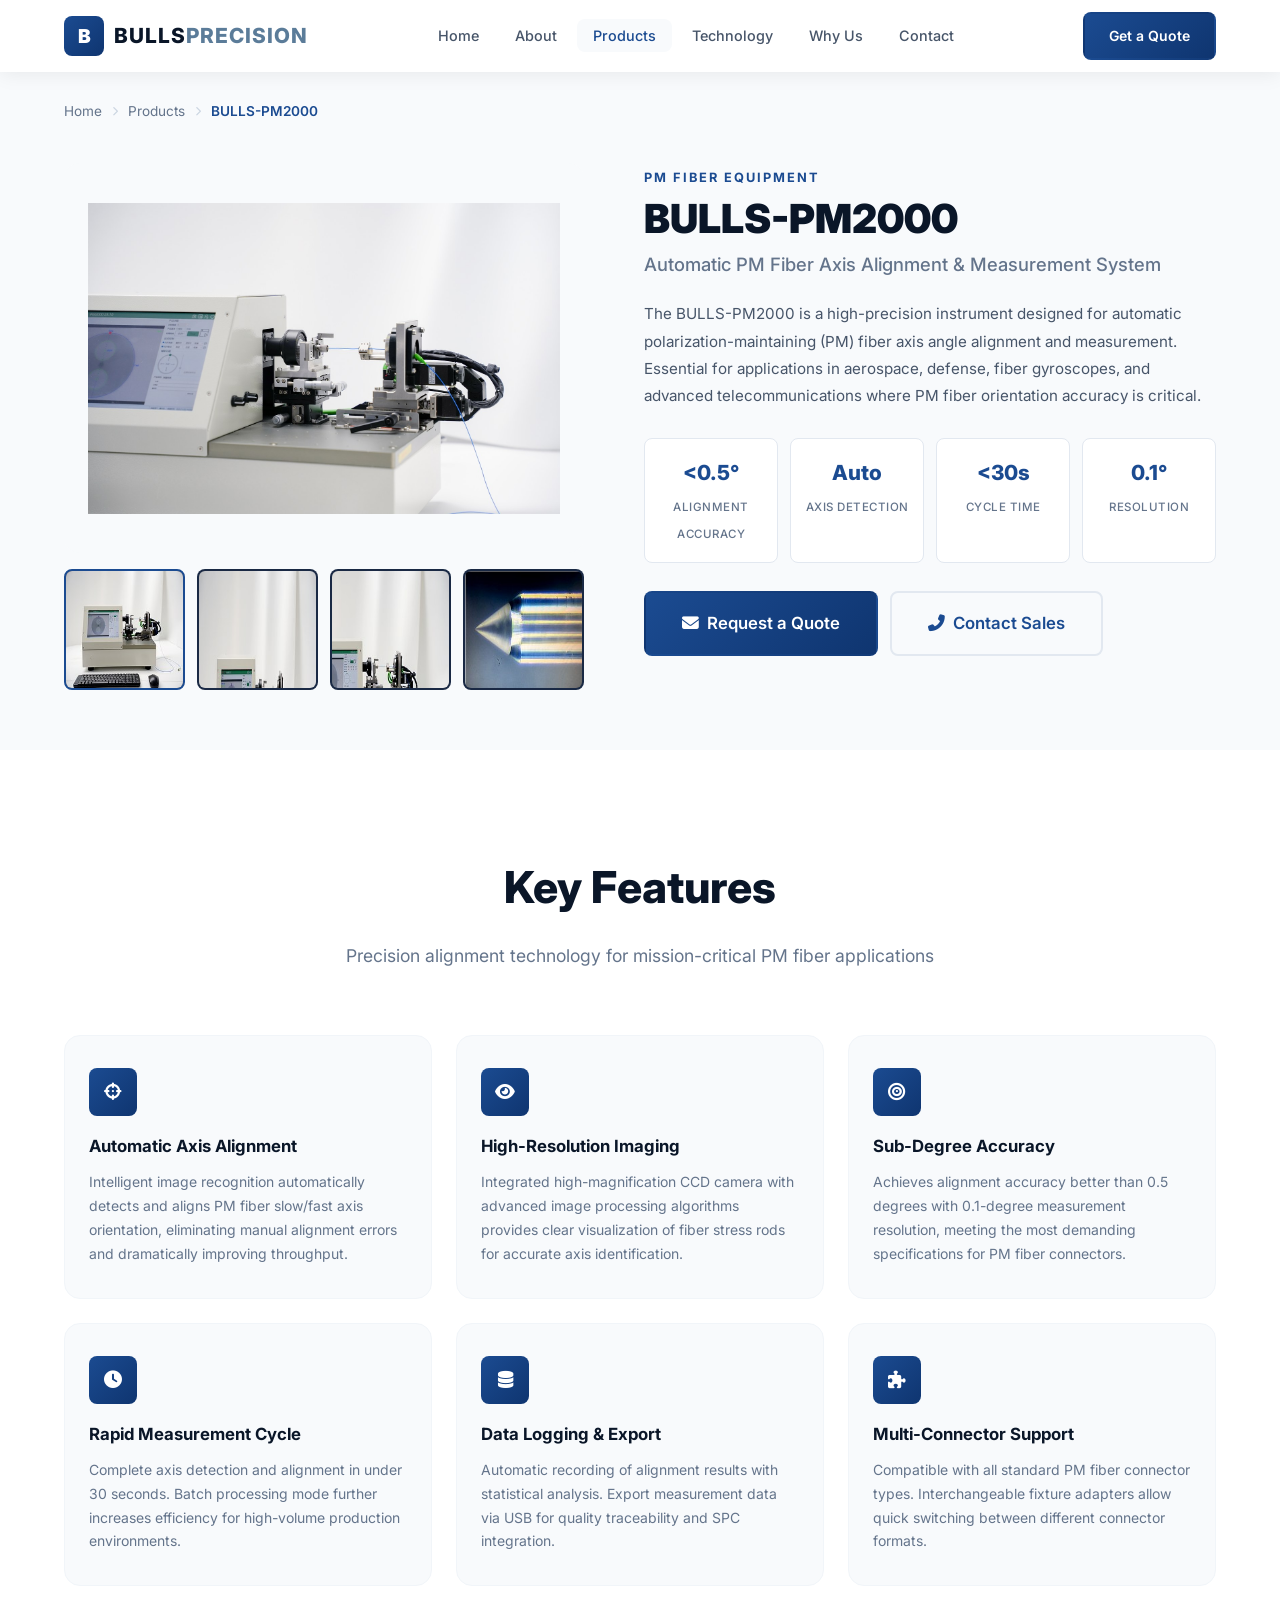
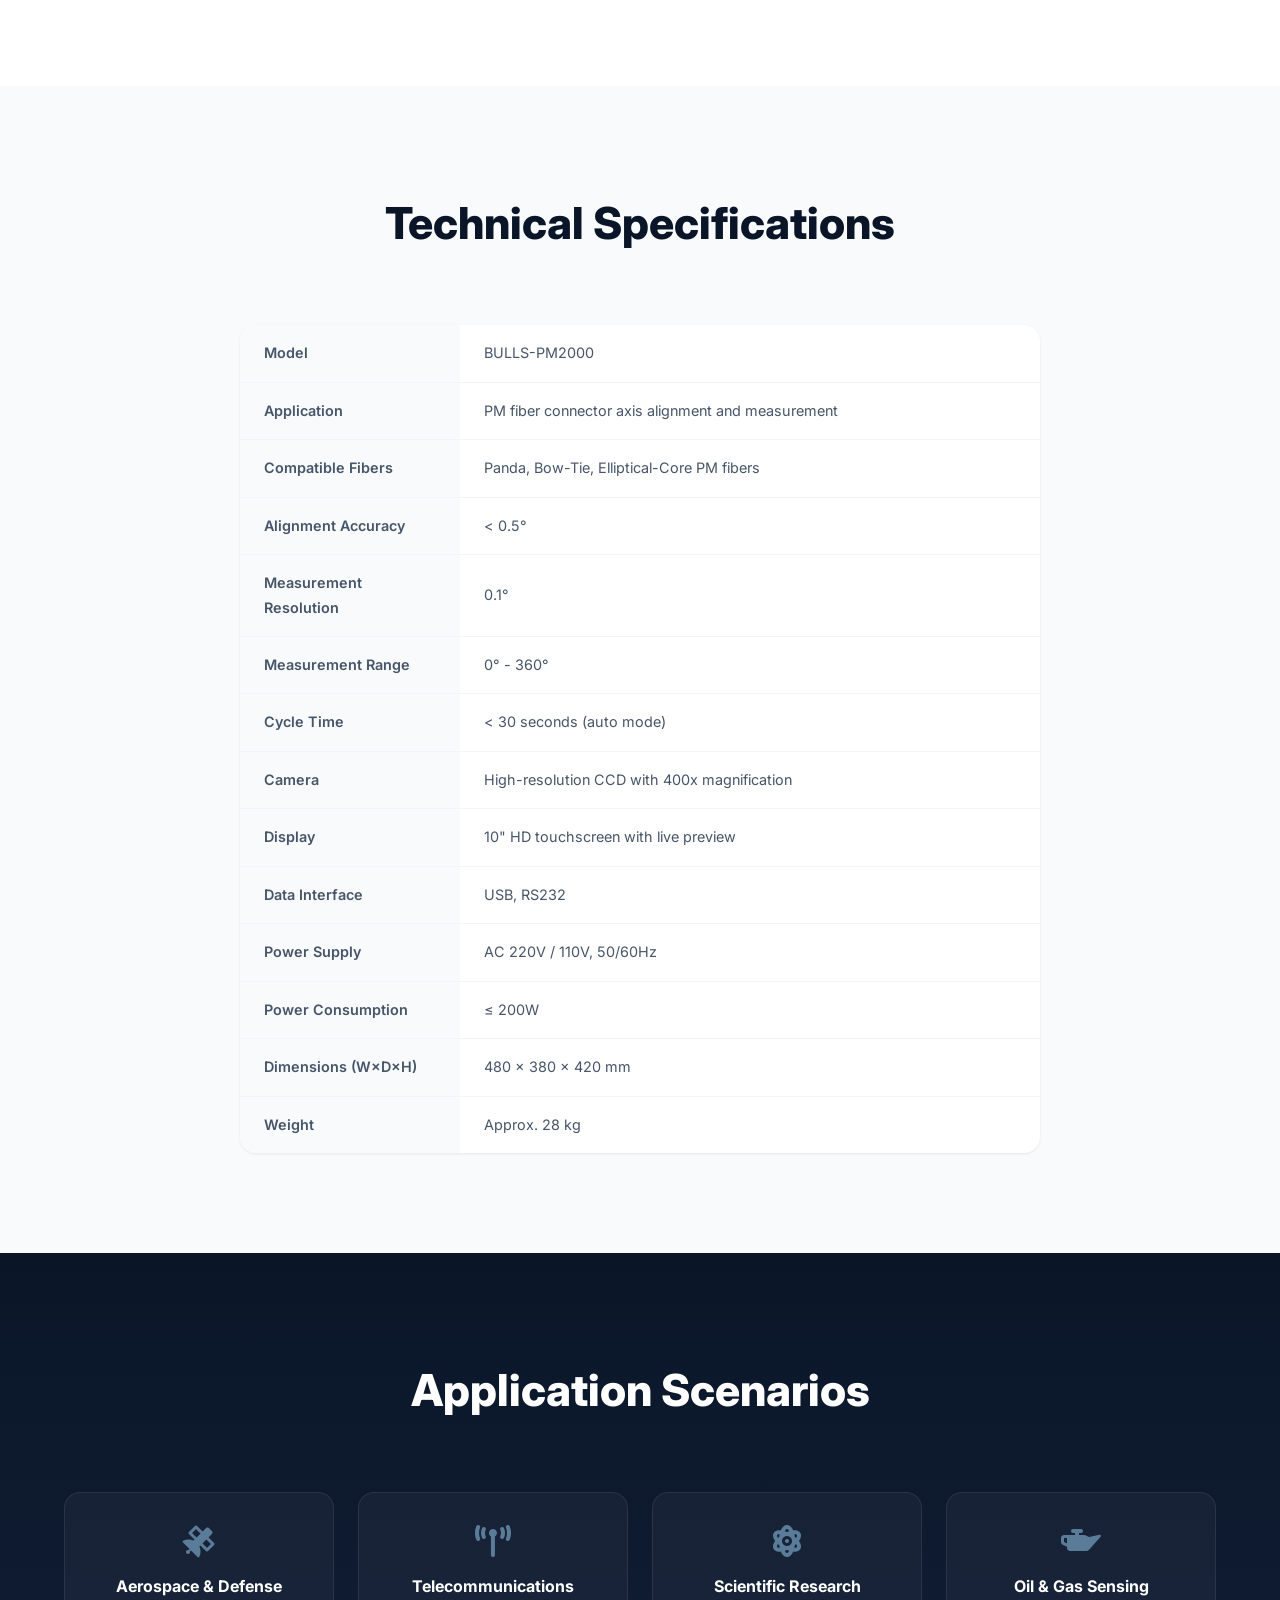
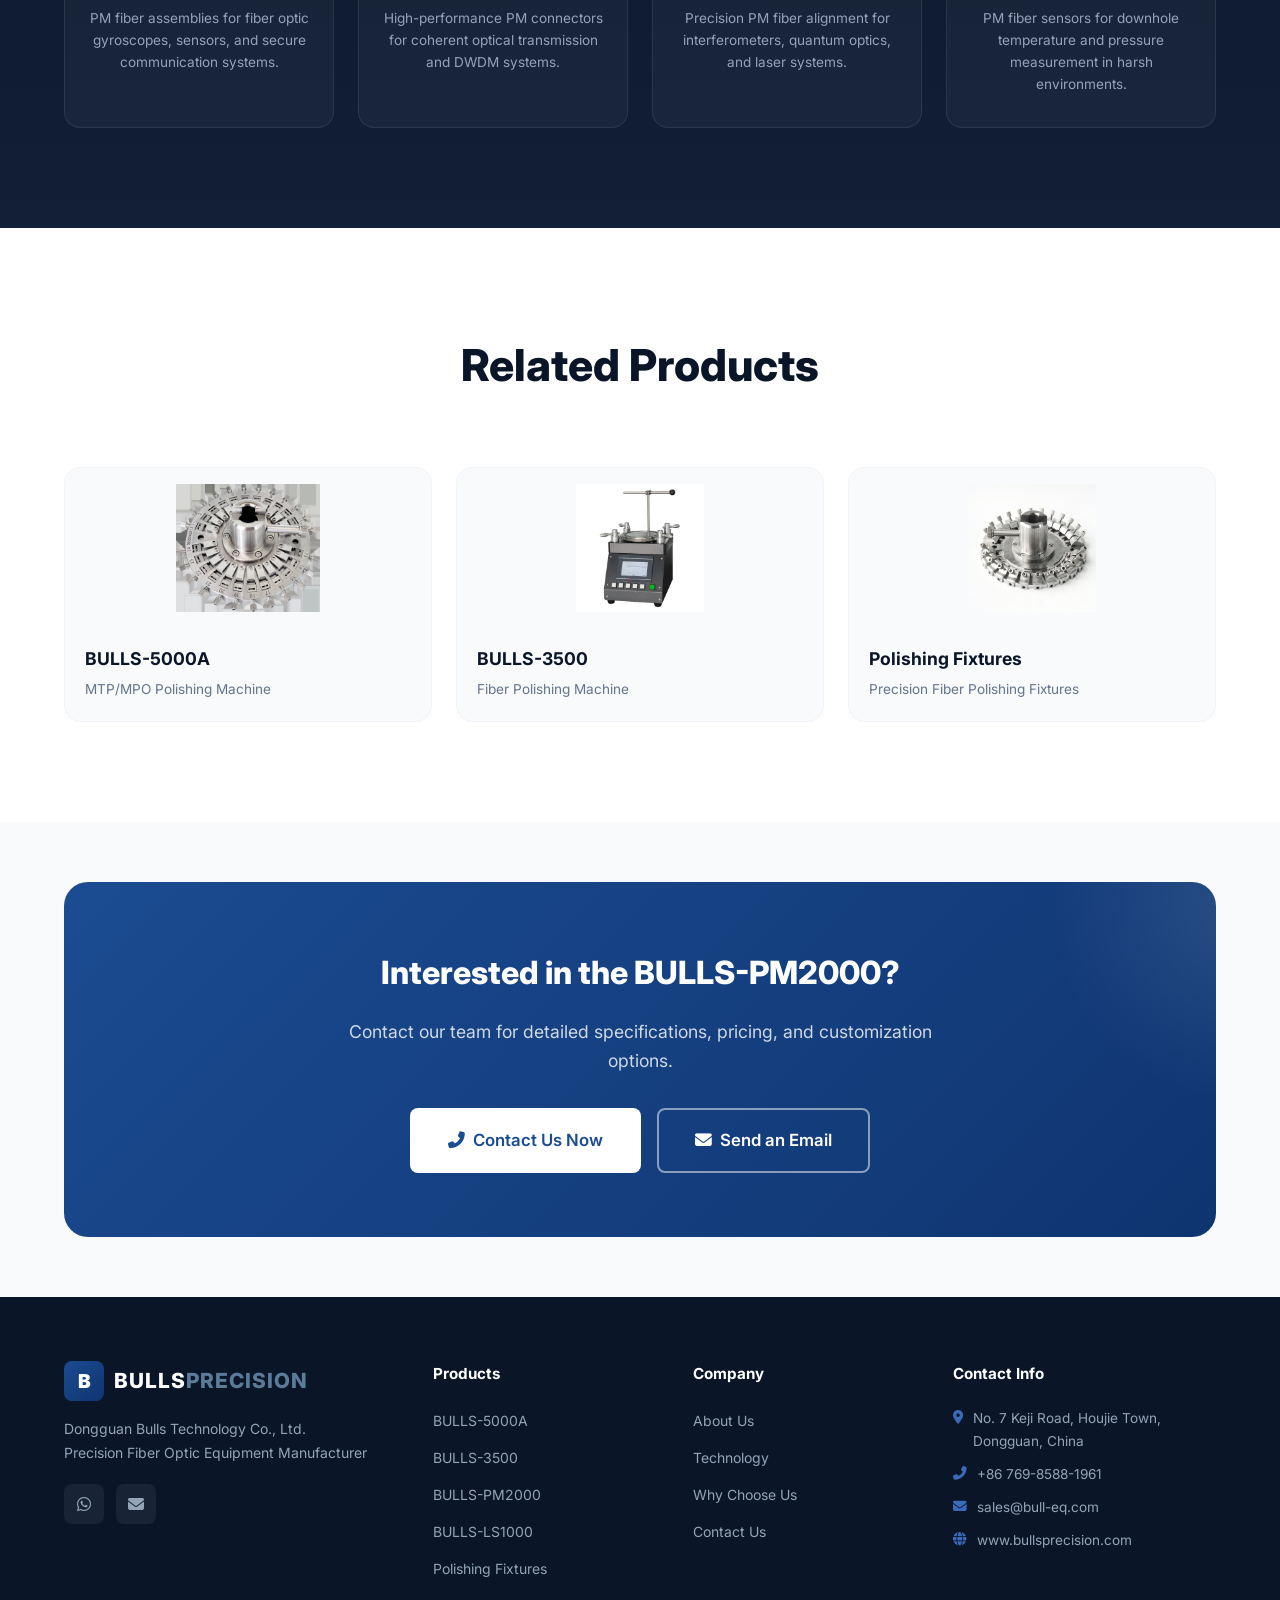
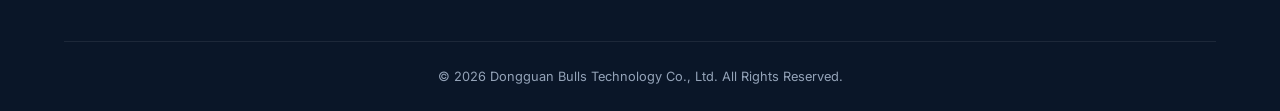
<file: products/bulls-pm2000.html>
<!DOCTYPE html>
<html lang="en">
<head>
    <meta charset="UTF-8">
    <meta name="viewport" content="width=device-width, initial-scale=1.0">
    <title>BULLS-PM2000 PM Fiber Axis Alignment System | Bulls Precision</title>
    <meta name="description" content="BULLS-PM2000 - High-precision automatic polarization-maintaining fiber axis alignment and measurement system for aerospace, defense, and telecom applications.">
    <meta name="robots" content="index, follow">
    <link rel="canonical" href="https://www.bullsprecision.com/products/bulls-pm2000.html">
    <meta property="og:type" content="product">
    <meta property="og:url" content="https://www.bullsprecision.com/products/bulls-pm2000.html">
    <meta property="og:title" content="BULLS-PM2000 PM Fiber Axis Alignment System | Bulls Precision">
    <meta property="og:description" content="Automatic polarization-maintaining fiber axis alignment and measurement system with sub-0.5° accuracy and 0.1° resolution.">
    <meta property="og:image" content="https://www.bullsprecision.com/images/product-pm2000-hq.jpg">
    <meta property="og:site_name" content="Bulls Precision">
    <meta name="twitter:card" content="summary_large_image">
    <meta name="twitter:title" content="BULLS-PM2000 PM Fiber Alignment System">
    <meta name="twitter:description" content="Automatic PM fiber axis alignment system with sub-0.5° accuracy for aerospace, defense, and telecom applications.">
    <meta name="twitter:image" content="https://www.bullsprecision.com/images/product-pm2000-hq.jpg">
    <link rel="stylesheet" href="../css/style.css">
    <link rel="stylesheet" href="../css/product-detail.css">
    <link href="https://fonts.googleapis.com/css2?family=Inter:wght@300;400;500;600;700;800;900&display=swap" rel="stylesheet">
    <link rel="stylesheet" href="https://cdnjs.cloudflare.com/ajax/libs/font-awesome/6.5.0/css/all.min.css">

    <!-- Structured Data: Product -->
    <script type="application/ld+json">
    {
        "@context": "https://schema.org",
        "@type": "Product",
        "name": "BULLS-PM2000",
        "description": "High-precision automatic polarization-maintaining fiber axis alignment and measurement system for aerospace, defense, fiber gyroscopes, and telecom applications.",
        "brand": {
                "@type": "Brand",
                "name": "Bulls Precision"
        },
        "manufacturer": {
                "@type": "Organization",
                "name": "Dongguan Bulls Technology Co., Ltd."
        },
        "category": "PM Fiber Equipment",
        "image": "https://www.bullsprecision.com/images/product-pm2000-hq.jpg",
        "url": "https://www.bullsprecision.com/products/bulls-pm2000.html",
        "additionalProperty": [
                {
                        "@type": "PropertyValue",
                        "name": "Alignment Accuracy",
                        "value": "< 0.5°"
                },
                {
                        "@type": "PropertyValue",
                        "name": "Resolution",
                        "value": "0.1°"
                },
                {
                        "@type": "PropertyValue",
                        "name": "Cycle Time",
                        "value": "< 30 seconds"
                },
                {
                        "@type": "PropertyValue",
                        "name": "Camera",
                        "value": "High-resolution CCD, 400x magnification"
                }
        ],
        "offers": {
                "@type": "Offer",
                "availability": "https://schema.org/InStock",
                "priceCurrency": "USD",
                "seller": {
                        "@type": "Organization",
                        "name": "Bulls Precision"
                }
        }
}
    </script>
</head>
<body>
    <!-- Navigation -->
    <nav class="navbar scrolled" id="navbar">
        <div class="container nav-container">
            <a href="../index.html" class="logo">
                <span class="logo-icon">B</span>
                <span class="logo-text">BULLS<span class="logo-highlight">PRECISION</span></span>
            </a>
            <ul class="nav-links" id="navLinks">
                <li><a href="../index.html">Home</a></li>
                <li><a href="../index.html#about">About</a></li>
                <li><a href="../index.html#products" class="active">Products</a></li>
                <li><a href="../index.html#tech">Technology</a></li>
                <li><a href="../index.html#stats">Why Us</a></li>
                <li><a href="../index.html#contact">Contact</a></li>
            </ul>
            <div class="nav-right">
                <a href="../index.html#contact" class="btn btn-nav">Get a Quote</a>
                <button class="hamburger" id="hamburger" aria-label="Menu">
                    <span></span><span></span><span></span>
                </button>
            </div>
        </div>
    </nav>

    <main>

    <!-- Product Hero -->
    <section class="product-hero">
        <div class="container">
            <div class="product-breadcrumb">
                <a href="../index.html">Home</a>
                <i class="fas fa-chevron-right"></i>
                <a href="../index.html#products">Products</a>
                <i class="fas fa-chevron-right"></i>
                <span>BULLS-PM2000</span>
            </div>
            <div class="product-hero-grid">
                <div class="product-hero-image">
                    <div class="product-image-large has-img">
                        <img src="../images/product-pm2000-hq.jpg" alt="BULLS-PM2000">
                    </div>
                    <div class="product-image-thumbs">
                        <div class="thumb active" data-full="../images/product-pm2000-hq.jpg"><img src="../images/thumb-pm2000-full.jpg" alt="Full view"></div>
                        <div class="thumb" data-full="../images/product-pm2000-hq.jpg"><img src="../images/thumb-pm2000-screen.jpg" alt="Display screen"></div>
                        <div class="thumb" data-full="../images/product-pm2000-hq.jpg"><img src="../images/thumb-pm2000-optics.jpg" alt="Optics module"></div>
                        <div class="thumb" data-full="../images/product-pm2000-hq.jpg"><img src="../images/thumb-pm2000-endface.jpg" alt="Fiber endface"></div>
                    </div>
                </div>
                <div class="product-hero-info">
                    <span class="product-category">PM Fiber Equipment</span>
                    <h1>BULLS-PM2000</h1>
                    <p class="product-tagline">Automatic PM Fiber Axis Alignment & Measurement System</p>
                    <p class="product-intro">
                        The BULLS-PM2000 is a high-precision instrument designed for automatic polarization-maintaining
                        (PM) fiber axis angle alignment and measurement. Essential for applications in aerospace, defense,
                        fiber gyroscopes, and advanced telecommunications where PM fiber orientation accuracy is critical.
                    </p>
                    <div class="product-key-specs">
                        <div class="key-spec">
                            <span class="key-spec-value">&lt;0.5&deg;</span>
                            <span class="key-spec-label">Alignment Accuracy</span>
                        </div>
                        <div class="key-spec">
                            <span class="key-spec-value">Auto</span>
                            <span class="key-spec-label">Axis Detection</span>
                        </div>
                        <div class="key-spec">
                            <span class="key-spec-value">&lt;30s</span>
                            <span class="key-spec-label">Cycle Time</span>
                        </div>
                        <div class="key-spec">
                            <span class="key-spec-value">0.1&deg;</span>
                            <span class="key-spec-label">Resolution</span>
                        </div>
                    </div>
                    <div class="product-hero-actions">
                        <a href="../index.html#contact" class="btn btn-primary btn-lg">
                            <i class="fas fa-envelope"></i> Request a Quote
                        </a>
                        <a href="mailto:sales@bull-eq.com" class="btn btn-secondary btn-lg">
                            <i class="fas fa-phone-alt"></i> Contact Sales
                        </a>
                    </div>
                </div>
            </div>
        </div>
    </section>

    <!-- Features -->
    <section class="section product-features-section">
        <div class="container">
            <div class="section-header">
                <h2 class="section-title">Key Features</h2>
                <p class="section-subtitle">Precision alignment technology for mission-critical PM fiber applications</p>
            </div>
            <div class="features-grid">
                <div class="feature-card">
                    <div class="feature-icon"><i class="fas fa-crosshairs"></i></div>
                    <h3>Automatic Axis Alignment</h3>
                    <p>Intelligent image recognition automatically detects and aligns PM fiber slow/fast axis orientation, eliminating manual alignment errors and dramatically improving throughput.</p>
                </div>
                <div class="feature-card">
                    <div class="feature-icon"><i class="fas fa-eye"></i></div>
                    <h3>High-Resolution Imaging</h3>
                    <p>Integrated high-magnification CCD camera with advanced image processing algorithms provides clear visualization of fiber stress rods for accurate axis identification.</p>
                </div>
                <div class="feature-card">
                    <div class="feature-icon"><i class="fas fa-bullseye"></i></div>
                    <h3>Sub-Degree Accuracy</h3>
                    <p>Achieves alignment accuracy better than 0.5 degrees with 0.1-degree measurement resolution, meeting the most demanding specifications for PM fiber connectors.</p>
                </div>
                <div class="feature-card">
                    <div class="feature-icon"><i class="fas fa-clock"></i></div>
                    <h3>Rapid Measurement Cycle</h3>
                    <p>Complete axis detection and alignment in under 30 seconds. Batch processing mode further increases efficiency for high-volume production environments.</p>
                </div>
                <div class="feature-card">
                    <div class="feature-icon"><i class="fas fa-database"></i></div>
                    <h3>Data Logging & Export</h3>
                    <p>Automatic recording of alignment results with statistical analysis. Export measurement data via USB for quality traceability and SPC integration.</p>
                </div>
                <div class="feature-card">
                    <div class="feature-icon"><i class="fas fa-puzzle-piece"></i></div>
                    <h3>Multi-Connector Support</h3>
                    <p>Compatible with all standard PM fiber connector types. Interchangeable fixture adapters allow quick switching between different connector formats.</p>
                </div>
            </div>
        </div>
    </section>

    <!-- Specifications -->
    <section class="section product-specs-section">
        <div class="container">
            <div class="section-header">
                <h2 class="section-title">Technical Specifications</h2>
            </div>
            <div class="specs-table-wrapper">
                <table class="specs-table">
                    <tbody>
                        <tr><td class="spec-label">Model</td><td>BULLS-PM2000</td></tr>
                        <tr><td class="spec-label">Application</td><td>PM fiber connector axis alignment and measurement</td></tr>
                        <tr><td class="spec-label">Compatible Fibers</td><td>Panda, Bow-Tie, Elliptical-Core PM fibers</td></tr>
                        <tr><td class="spec-label">Alignment Accuracy</td><td>&lt; 0.5&deg;</td></tr>
                        <tr><td class="spec-label">Measurement Resolution</td><td>0.1&deg;</td></tr>
                        <tr><td class="spec-label">Measurement Range</td><td>0&deg; - 360&deg;</td></tr>
                        <tr><td class="spec-label">Cycle Time</td><td>&lt; 30 seconds (auto mode)</td></tr>
                        <tr><td class="spec-label">Camera</td><td>High-resolution CCD with 400x magnification</td></tr>
                        <tr><td class="spec-label">Display</td><td>10" HD touchscreen with live preview</td></tr>
                        <tr><td class="spec-label">Data Interface</td><td>USB, RS232</td></tr>
                        <tr><td class="spec-label">Power Supply</td><td>AC 220V / 110V, 50/60Hz</td></tr>
                        <tr><td class="spec-label">Power Consumption</td><td>&le; 200W</td></tr>
                        <tr><td class="spec-label">Dimensions (W&times;D&times;H)</td><td>480 &times; 380 &times; 420 mm</td></tr>
                        <tr><td class="spec-label">Weight</td><td>Approx. 28 kg</td></tr>
                    </tbody>
                </table>
            </div>
        </div>
    </section>

    <!-- Applications -->
    <section class="section product-applications">
        <div class="container">
            <div class="section-header light">
                <h2 class="section-title">Application Scenarios</h2>
            </div>
            <div class="applications-grid">
                <div class="application-card">
                    <i class="fas fa-satellite"></i>
                    <h4>Aerospace & Defense</h4>
                    <p>PM fiber assemblies for fiber optic gyroscopes, sensors, and secure communication systems.</p>
                </div>
                <div class="application-card">
                    <i class="fas fa-broadcast-tower"></i>
                    <h4>Telecommunications</h4>
                    <p>High-performance PM connectors for coherent optical transmission and DWDM systems.</p>
                </div>
                <div class="application-card">
                    <i class="fas fa-atom"></i>
                    <h4>Scientific Research</h4>
                    <p>Precision PM fiber alignment for interferometers, quantum optics, and laser systems.</p>
                </div>
                <div class="application-card">
                    <i class="fas fa-oil-can"></i>
                    <h4>Oil & Gas Sensing</h4>
                    <p>PM fiber sensors for downhole temperature and pressure measurement in harsh environments.</p>
                </div>
            </div>
        </div>
    </section>

    <!-- Related Products -->
    <section class="section related-products">
        <div class="container">
            <div class="section-header">
                <h2 class="section-title">Related Products</h2>
            </div>
            <div class="related-grid">
                <a href="bulls-5000a.html" class="related-card">
                    <div class="related-image"><img src="../images/product-bulls-5000-hq.jpg" alt="BULLS-5000A"></div>
                    <h4>BULLS-5000A</h4>
                    <p>MTP/MPO Polishing Machine</p>
                </a>
                <a href="bulls-3500.html" class="related-card">
                    <div class="related-image"><img src="../images/product-bulls-3900-hq.jpg" alt="BULLS-3500"></div>
                    <h4>BULLS-3500</h4>
                    <p>Fiber Polishing Machine</p>
                </a>
                <a href="fixtures.html" class="related-card">
                    <div class="related-image"><img src="../images/fixture-round-hq.jpg" alt="Polishing Fixtures"></div>
                    <h4>Polishing Fixtures</h4>
                    <p>Precision Fiber Polishing Fixtures</p>
                </a>
            </div>
        </div>
    </section>

    <!-- CTA -->
    <section class="section cta-section">
        <div class="container">
            <div class="cta-card">
                <div class="cta-content">
                    <h2>Interested in the BULLS-PM2000?</h2>
                    <p>Contact our team for detailed specifications, pricing, and customization options.</p>
                    <div class="cta-actions">
                        <a href="../index.html#contact" class="btn btn-white btn-lg">
                            <i class="fas fa-phone-alt"></i> <span>Contact Us Now</span>
                        </a>
                        <a href="mailto:sales@bull-eq.com" class="btn btn-outline-white btn-lg">
                            <i class="fas fa-envelope"></i> <span>Send an Email</span>
                        </a>
                    </div>
                </div>
            </div>
        </div>
    </section>

    </main>

    <!-- Footer -->
    <footer class="footer">
        <div class="container">
            <div class="footer-grid">
                <div class="footer-brand">
                    <a href="../index.html" class="logo">
                        <span class="logo-icon">B</span>
                        <span class="logo-text">BULLS<span class="logo-highlight">PRECISION</span></span>
                    </a>
                    <p>Dongguan Bulls Technology Co., Ltd.<br>Precision Fiber Optic Equipment Manufacturer</p>
                    <div class="footer-social">
                        <a href="https://api.whatsapp.com/send?phone=08618923426506" target="_blank" rel="noopener" aria-label="WhatsApp"><i class="fab fa-whatsapp"></i></a>
                        <a href="mailto:sales@bull-eq.com" aria-label="Email"><i class="fas fa-envelope"></i></a>
                    </div>
                </div>
                <div class="footer-links">
                    <h4>Products</h4>
                    <ul>
                        <li><a href="bulls-5000a.html">BULLS-5000A</a></li>
                        <li><a href="bulls-3500.html">BULLS-3500</a></li>
                        <li><a href="bulls-pm2000.html">BULLS-PM2000</a></li>
                        <li><a href="bulls-ls1000.html">BULLS-LS1000</a></li>
                        <li><a href="fixtures.html">Polishing Fixtures</a></li>
                    </ul>
                </div>
                <div class="footer-links">
                    <h4>Company</h4>
                    <ul>
                        <li><a href="../index.html#about">About Us</a></li>
                        <li><a href="../index.html#tech">Technology</a></li>
                        <li><a href="../index.html#stats">Why Choose Us</a></li>
                        <li><a href="../index.html#contact">Contact Us</a></li>
                    </ul>
                </div>
                <div class="footer-links">
                    <h4>Contact Info</h4>
                    <ul class="footer-contact">
                        <li><i class="fas fa-map-marker-alt"></i> No. 7 Keji Road, Houjie Town, Dongguan, China</li>
                        <li><i class="fas fa-phone-alt"></i> +86 769-8588-1961</li>
                        <li><i class="fas fa-envelope"></i> sales@bull-eq.com</li>
                        <li><i class="fas fa-globe"></i> www.bullsprecision.com</li>
                    </ul>
                </div>
            </div>
            <div class="footer-bottom">
                <p>&copy; 2026 Dongguan Bulls Technology Co., Ltd. All Rights Reserved.</p>
            </div>
        </div>
    </footer>

    <button class="back-to-top" id="backToTop" aria-label="Back to top">
        <i class="fas fa-chevron-up"></i>
    </button>

    <script src="../js/main.js"></script>
</body>
</html>
</file>
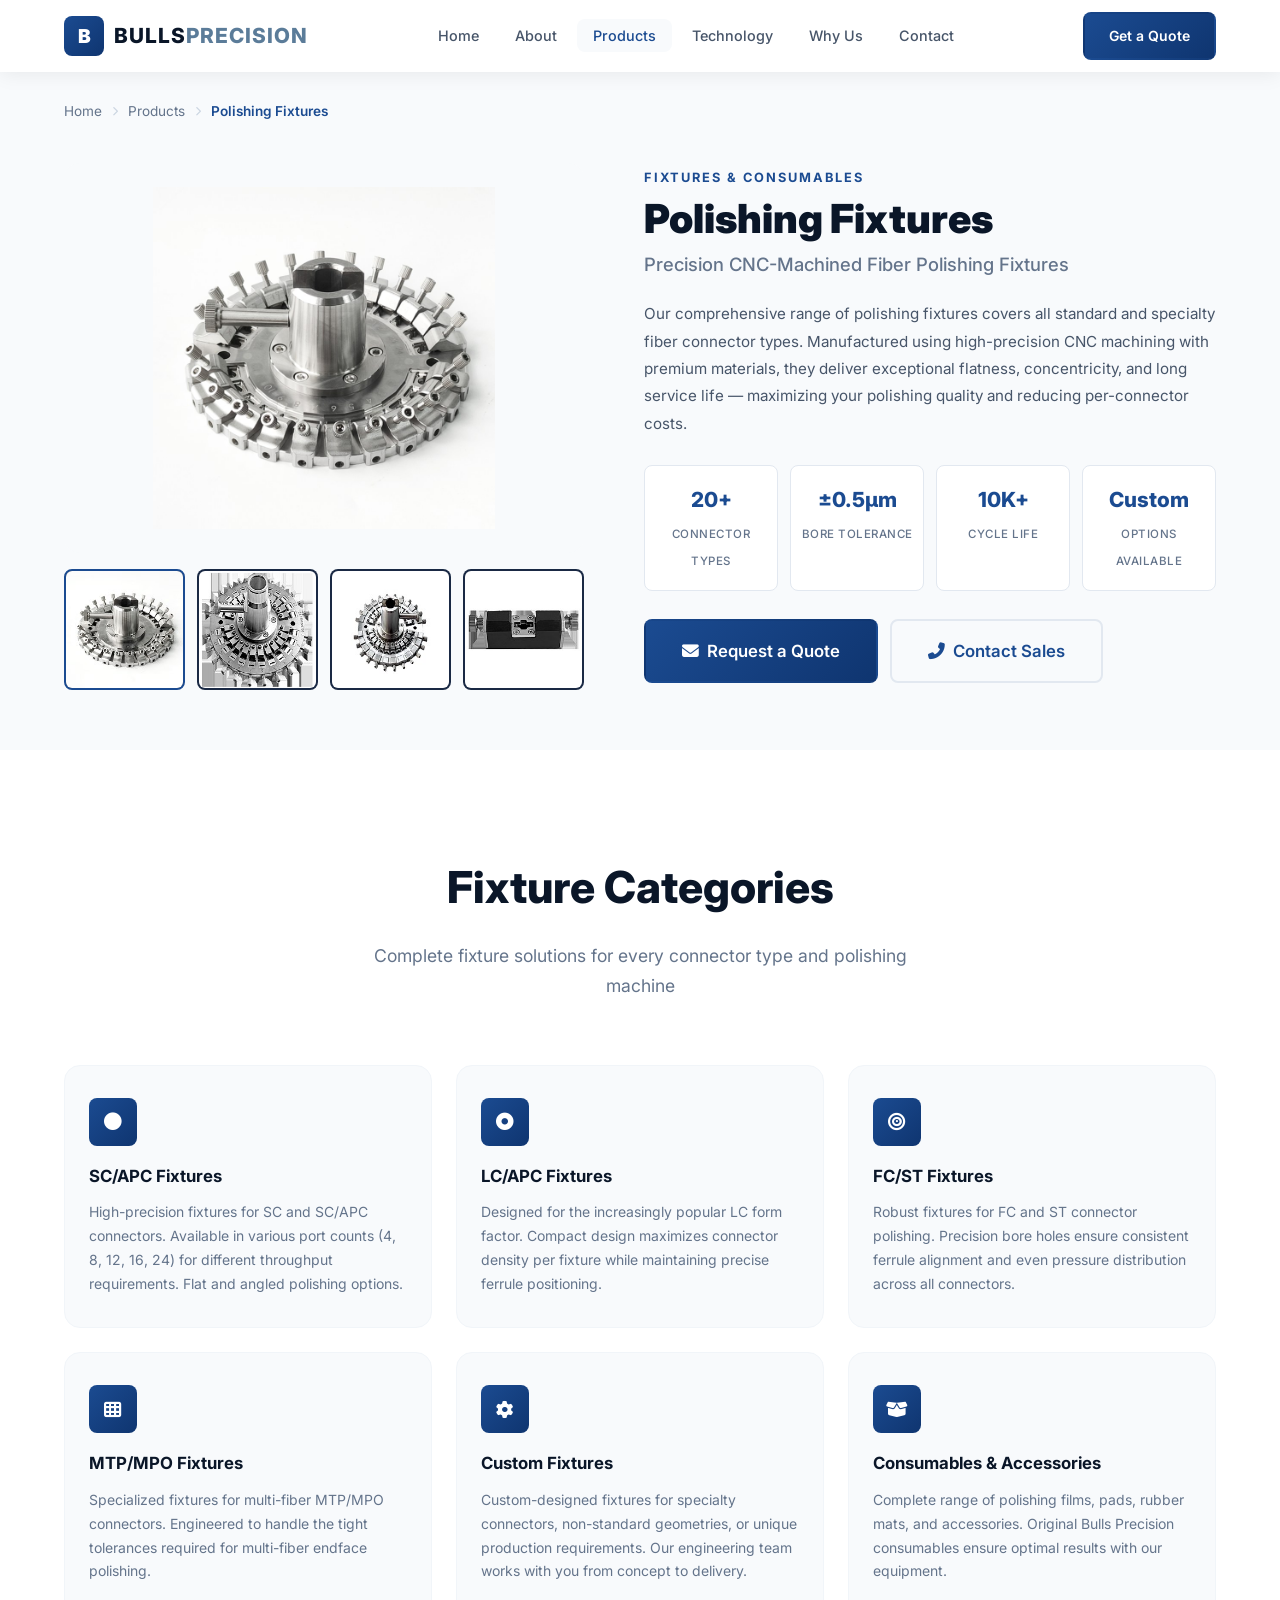
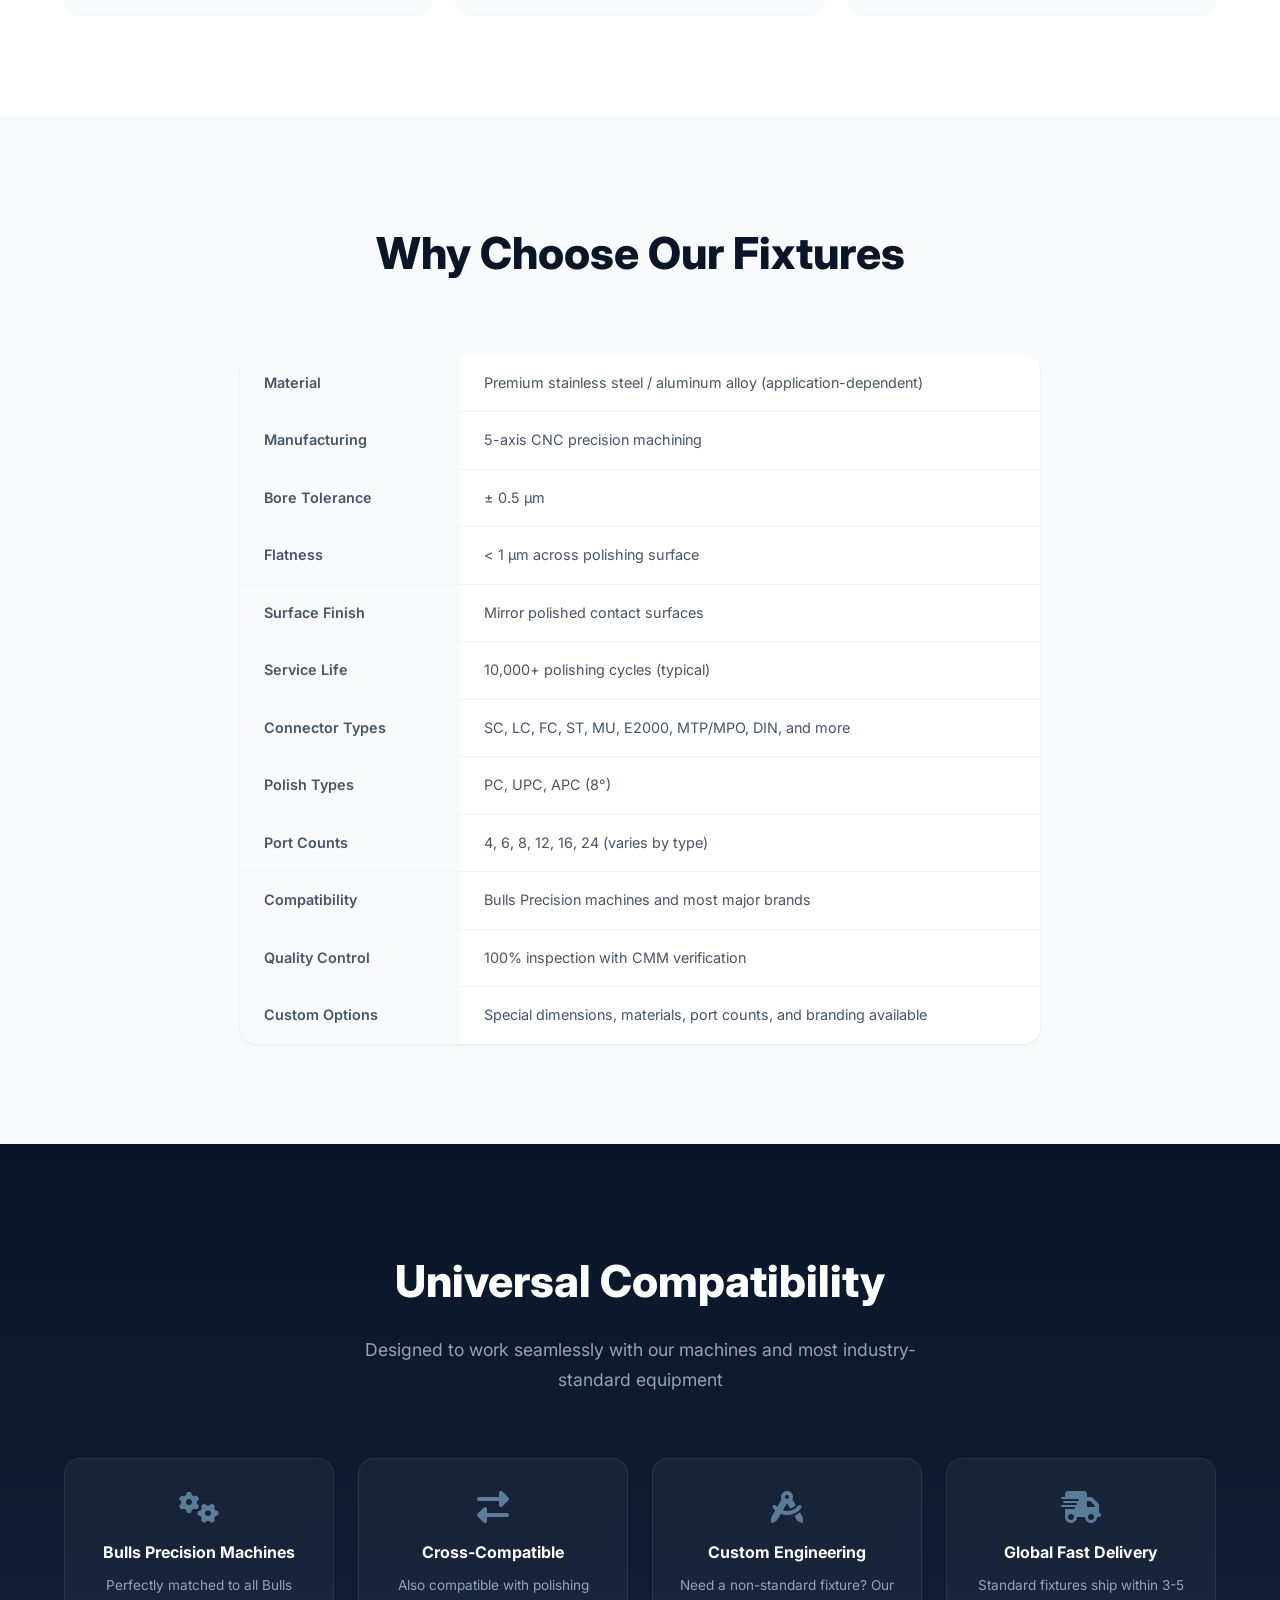
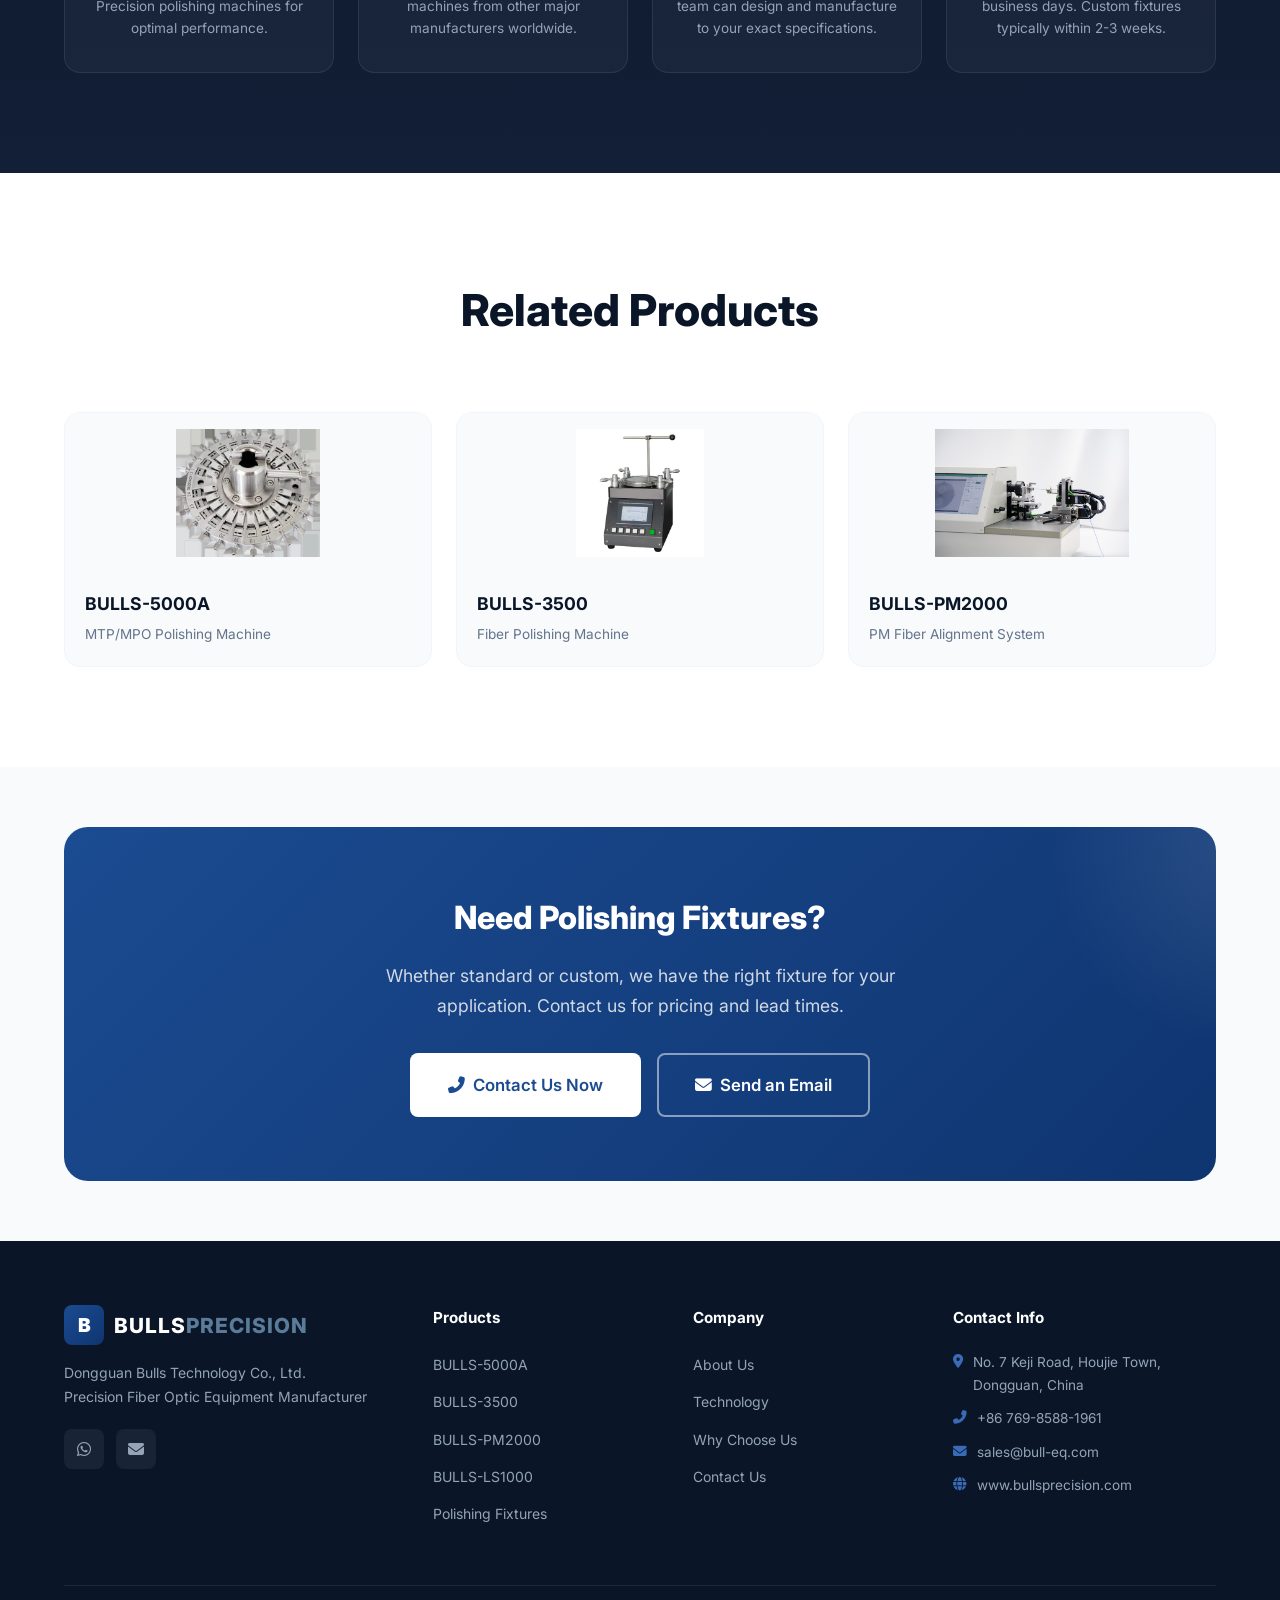
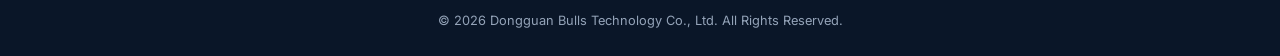
<file: products/fixtures.html>
<!DOCTYPE html>
<html lang="en">
<head>
    <meta charset="UTF-8">
    <meta name="viewport" content="width=device-width, initial-scale=1.0">
    <title>Precision Polishing Fixtures | Bulls Precision</title>
    <meta name="description" content="Full range of CNC-machined precision polishing fixtures compatible with SC, LC, FC, ST, MTP/MPO and other fiber connector types.">
    <meta name="robots" content="index, follow">
    <link rel="canonical" href="https://www.bullsprecision.com/products/fixtures.html">
    <meta property="og:type" content="product">
    <meta property="og:url" content="https://www.bullsprecision.com/products/fixtures.html">
    <meta property="og:title" content="Precision Polishing Fixtures | Bulls Precision">
    <meta property="og:description" content="Full range of CNC-machined precision polishing fixtures for SC, LC, FC, ST, MTP/MPO and other fiber connector types. 10,000+ cycle life.">
    <meta property="og:image" content="https://www.bullsprecision.com/images/fixture-round-hq.jpg">
    <meta property="og:site_name" content="Bulls Precision">
    <meta name="twitter:card" content="summary_large_image">
    <meta name="twitter:title" content="Precision Polishing Fixtures - Bulls Precision">
    <meta name="twitter:description" content="CNC-machined polishing fixtures for all fiber connector types. ±0.5μm bore tolerance, 10,000+ cycle life.">
    <meta name="twitter:image" content="https://www.bullsprecision.com/images/fixture-round-hq.jpg">
    <link rel="stylesheet" href="../css/style.css">
    <link rel="stylesheet" href="../css/product-detail.css">
    <link href="https://fonts.googleapis.com/css2?family=Inter:wght@300;400;500;600;700;800;900&display=swap" rel="stylesheet">
    <link rel="stylesheet" href="https://cdnjs.cloudflare.com/ajax/libs/font-awesome/6.5.0/css/all.min.css">

    <!-- Structured Data: Product -->
    <script type="application/ld+json">
    {
        "@context": "https://schema.org",
        "@type": "Product",
        "name": "Precision Polishing Fixtures",
        "description": "Comprehensive range of CNC-machined precision polishing fixtures for SC, LC, FC, ST, MTP/MPO and specialty fiber connectors with exceptional flatness and long service life.",
        "brand": {
                "@type": "Brand",
                "name": "Bulls Precision"
        },
        "manufacturer": {
                "@type": "Organization",
                "name": "Dongguan Bulls Technology Co., Ltd."
        },
        "category": "Polishing Fixtures & Consumables",
        "image": "https://www.bullsprecision.com/images/fixture-round-hq.jpg",
        "url": "https://www.bullsprecision.com/products/fixtures.html",
        "additionalProperty": [
                {
                        "@type": "PropertyValue",
                        "name": "Manufacturing",
                        "value": "5-axis CNC precision machining"
                },
                {
                        "@type": "PropertyValue",
                        "name": "Bore Tolerance",
                        "value": "± 0.5 μm"
                },
                {
                        "@type": "PropertyValue",
                        "name": "Service Life",
                        "value": "10,000+ polishing cycles"
                },
                {
                        "@type": "PropertyValue",
                        "name": "Connector Types",
                        "value": "SC, LC, FC, ST, MU, E2000, MTP/MPO, DIN"
                }
        ],
        "offers": {
                "@type": "Offer",
                "availability": "https://schema.org/InStock",
                "priceCurrency": "USD",
                "seller": {
                        "@type": "Organization",
                        "name": "Bulls Precision"
                }
        }
}
    </script>
</head>
<body>
    <!-- Navigation -->
    <nav class="navbar scrolled" id="navbar">
        <div class="container nav-container">
            <a href="../index.html" class="logo">
                <span class="logo-icon">B</span>
                <span class="logo-text">BULLS<span class="logo-highlight">PRECISION</span></span>
            </a>
            <ul class="nav-links" id="navLinks">
                <li><a href="../index.html">Home</a></li>
                <li><a href="../index.html#about">About</a></li>
                <li><a href="../index.html#products" class="active">Products</a></li>
                <li><a href="../index.html#tech">Technology</a></li>
                <li><a href="../index.html#stats">Why Us</a></li>
                <li><a href="../index.html#contact">Contact</a></li>
            </ul>
            <div class="nav-right">
                <a href="../index.html#contact" class="btn btn-nav">Get a Quote</a>
                <button class="hamburger" id="hamburger" aria-label="Menu">
                    <span></span><span></span><span></span>
                </button>
            </div>
        </div>
    </nav>

    <main>

    <!-- Product Hero -->
    <section class="product-hero">
        <div class="container">
            <div class="product-breadcrumb">
                <a href="../index.html">Home</a>
                <i class="fas fa-chevron-right"></i>
                <a href="../index.html#products">Products</a>
                <i class="fas fa-chevron-right"></i>
                <span>Polishing Fixtures</span>
            </div>
            <div class="product-hero-grid">
                <div class="product-hero-image">
                    <div class="product-image-large has-img">
                        <img src="../images/fixture-round-hq.jpg" alt="Polishing Fixtures">
                    </div>
                    <div class="product-image-thumbs">
                        <div class="thumb active" data-full="../images/fixture-round-hq.jpg"><img src="../images/thumb-fixture-round.jpg" alt="Round fixture"></div>
                        <div class="thumb" data-full="../images/fixture-round-hq.jpg"><img src="../images/thumb-fixture-large.jpg" alt="Large fixture"></div>
                        <div class="thumb" data-full="../images/fixture-round-hq.jpg"><img src="../images/thumb-fixture-angle.jpg" alt="Angle view"></div>
                        <div class="thumb" data-full="../images/fixture-round-hq.jpg"><img src="../images/thumb-fixture-holder.jpg" alt="Fiber holder"></div>
                    </div>
                </div>
                <div class="product-hero-info">
                    <span class="product-category">Fixtures & Consumables</span>
                    <h1>Polishing Fixtures</h1>
                    <p class="product-tagline">Precision CNC-Machined Fiber Polishing Fixtures</p>
                    <p class="product-intro">
                        Our comprehensive range of polishing fixtures covers all standard and specialty fiber connector
                        types. Manufactured using high-precision CNC machining with premium materials, they deliver
                        exceptional flatness, concentricity, and long service life — maximizing your polishing quality
                        and reducing per-connector costs.
                    </p>
                    <div class="product-key-specs">
                        <div class="key-spec">
                            <span class="key-spec-value">20+</span>
                            <span class="key-spec-label">Connector Types</span>
                        </div>
                        <div class="key-spec">
                            <span class="key-spec-value">±0.5μm</span>
                            <span class="key-spec-label">Bore Tolerance</span>
                        </div>
                        <div class="key-spec">
                            <span class="key-spec-value">10K+</span>
                            <span class="key-spec-label">Cycle Life</span>
                        </div>
                        <div class="key-spec">
                            <span class="key-spec-value">Custom</span>
                            <span class="key-spec-label">Options Available</span>
                        </div>
                    </div>
                    <div class="product-hero-actions">
                        <a href="../index.html#contact" class="btn btn-primary btn-lg">
                            <i class="fas fa-envelope"></i> Request a Quote
                        </a>
                        <a href="mailto:sales@bull-eq.com" class="btn btn-secondary btn-lg">
                            <i class="fas fa-phone-alt"></i> Contact Sales
                        </a>
                    </div>
                </div>
            </div>
        </div>
    </section>

    <!-- Fixture Types -->
    <section class="section product-features-section">
        <div class="container">
            <div class="section-header">
                <h2 class="section-title">Fixture Categories</h2>
                <p class="section-subtitle">Complete fixture solutions for every connector type and polishing machine</p>
            </div>
            <div class="features-grid">
                <div class="feature-card">
                    <div class="feature-icon"><i class="fas fa-circle"></i></div>
                    <h3>SC/APC Fixtures</h3>
                    <p>High-precision fixtures for SC and SC/APC connectors. Available in various port counts (4, 8, 12, 16, 24) for different throughput requirements. Flat and angled polishing options.</p>
                </div>
                <div class="feature-card">
                    <div class="feature-icon"><i class="fas fa-dot-circle"></i></div>
                    <h3>LC/APC Fixtures</h3>
                    <p>Designed for the increasingly popular LC form factor. Compact design maximizes connector density per fixture while maintaining precise ferrule positioning.</p>
                </div>
                <div class="feature-card">
                    <div class="feature-icon"><i class="fas fa-bullseye"></i></div>
                    <h3>FC/ST Fixtures</h3>
                    <p>Robust fixtures for FC and ST connector polishing. Precision bore holes ensure consistent ferrule alignment and even pressure distribution across all connectors.</p>
                </div>
                <div class="feature-card">
                    <div class="feature-icon"><i class="fas fa-th"></i></div>
                    <h3>MTP/MPO Fixtures</h3>
                    <p>Specialized fixtures for multi-fiber MTP/MPO connectors. Engineered to handle the tight tolerances required for multi-fiber endface polishing.</p>
                </div>
                <div class="feature-card">
                    <div class="feature-icon"><i class="fas fa-cog"></i></div>
                    <h3>Custom Fixtures</h3>
                    <p>Custom-designed fixtures for specialty connectors, non-standard geometries, or unique production requirements. Our engineering team works with you from concept to delivery.</p>
                </div>
                <div class="feature-card">
                    <div class="feature-icon"><i class="fas fa-box-open"></i></div>
                    <h3>Consumables & Accessories</h3>
                    <p>Complete range of polishing films, pads, rubber mats, and accessories. Original Bulls Precision consumables ensure optimal results with our equipment.</p>
                </div>
            </div>
        </div>
    </section>

    <!-- Advantages -->
    <section class="section product-specs-section">
        <div class="container">
            <div class="section-header">
                <h2 class="section-title">Why Choose Our Fixtures</h2>
            </div>
            <div class="specs-table-wrapper">
                <table class="specs-table">
                    <tbody>
                        <tr><td class="spec-label">Material</td><td>Premium stainless steel / aluminum alloy (application-dependent)</td></tr>
                        <tr><td class="spec-label">Manufacturing</td><td>5-axis CNC precision machining</td></tr>
                        <tr><td class="spec-label">Bore Tolerance</td><td>&plusmn; 0.5 &mu;m</td></tr>
                        <tr><td class="spec-label">Flatness</td><td>&lt; 1 &mu;m across polishing surface</td></tr>
                        <tr><td class="spec-label">Surface Finish</td><td>Mirror polished contact surfaces</td></tr>
                        <tr><td class="spec-label">Service Life</td><td>10,000+ polishing cycles (typical)</td></tr>
                        <tr><td class="spec-label">Connector Types</td><td>SC, LC, FC, ST, MU, E2000, MTP/MPO, DIN, and more</td></tr>
                        <tr><td class="spec-label">Polish Types</td><td>PC, UPC, APC (8&deg;)</td></tr>
                        <tr><td class="spec-label">Port Counts</td><td>4, 6, 8, 12, 16, 24 (varies by type)</td></tr>
                        <tr><td class="spec-label">Compatibility</td><td>Bulls Precision machines and most major brands</td></tr>
                        <tr><td class="spec-label">Quality Control</td><td>100% inspection with CMM verification</td></tr>
                        <tr><td class="spec-label">Custom Options</td><td>Special dimensions, materials, port counts, and branding available</td></tr>
                    </tbody>
                </table>
            </div>
        </div>
    </section>

    <!-- Applications -->
    <section class="section product-applications">
        <div class="container">
            <div class="section-header light">
                <h2 class="section-title">Universal Compatibility</h2>
                <p class="section-subtitle">Designed to work seamlessly with our machines and most industry-standard equipment</p>
            </div>
            <div class="applications-grid">
                <div class="application-card">
                    <i class="fas fa-cogs"></i>
                    <h4>Bulls Precision Machines</h4>
                    <p>Perfectly matched to all Bulls Precision polishing machines for optimal performance.</p>
                </div>
                <div class="application-card">
                    <i class="fas fa-exchange-alt"></i>
                    <h4>Cross-Compatible</h4>
                    <p>Also compatible with polishing machines from other major manufacturers worldwide.</p>
                </div>
                <div class="application-card">
                    <i class="fas fa-drafting-compass"></i>
                    <h4>Custom Engineering</h4>
                    <p>Need a non-standard fixture? Our team can design and manufacture to your exact specifications.</p>
                </div>
                <div class="application-card">
                    <i class="fas fa-shipping-fast"></i>
                    <h4>Global Fast Delivery</h4>
                    <p>Standard fixtures ship within 3-5 business days. Custom fixtures typically within 2-3 weeks.</p>
                </div>
            </div>
        </div>
    </section>

    <!-- Related Products -->
    <section class="section related-products">
        <div class="container">
            <div class="section-header">
                <h2 class="section-title">Related Products</h2>
            </div>
            <div class="related-grid">
                <a href="bulls-5000a.html" class="related-card">
                    <div class="related-image"><img src="../images/product-bulls-5000-hq.jpg" alt="BULLS-5000A"></div>
                    <h4>BULLS-5000A</h4>
                    <p>MTP/MPO Polishing Machine</p>
                </a>
                <a href="bulls-3500.html" class="related-card">
                    <div class="related-image"><img src="../images/product-bulls-3900-hq.jpg" alt="BULLS-3500"></div>
                    <h4>BULLS-3500</h4>
                    <p>Fiber Polishing Machine</p>
                </a>
                <a href="bulls-pm2000.html" class="related-card">
                    <div class="related-image"><img src="../images/product-pm2000-hq.jpg" alt="BULLS-PM2000"></div>
                    <h4>BULLS-PM2000</h4>
                    <p>PM Fiber Alignment System</p>
                </a>
            </div>
        </div>
    </section>

    <!-- CTA -->
    <section class="section cta-section">
        <div class="container">
            <div class="cta-card">
                <div class="cta-content">
                    <h2>Need Polishing Fixtures?</h2>
                    <p>Whether standard or custom, we have the right fixture for your application. Contact us for pricing and lead times.</p>
                    <div class="cta-actions">
                        <a href="../index.html#contact" class="btn btn-white btn-lg">
                            <i class="fas fa-phone-alt"></i> <span>Contact Us Now</span>
                        </a>
                        <a href="mailto:sales@bull-eq.com" class="btn btn-outline-white btn-lg">
                            <i class="fas fa-envelope"></i> <span>Send an Email</span>
                        </a>
                    </div>
                </div>
            </div>
        </div>
    </section>

    </main>

    <!-- Footer -->
    <footer class="footer">
        <div class="container">
            <div class="footer-grid">
                <div class="footer-brand">
                    <a href="../index.html" class="logo">
                        <span class="logo-icon">B</span>
                        <span class="logo-text">BULLS<span class="logo-highlight">PRECISION</span></span>
                    </a>
                    <p>Dongguan Bulls Technology Co., Ltd.<br>Precision Fiber Optic Equipment Manufacturer</p>
                    <div class="footer-social">
                        <a href="https://api.whatsapp.com/send?phone=08618923426506" target="_blank" rel="noopener" aria-label="WhatsApp"><i class="fab fa-whatsapp"></i></a>
                        <a href="mailto:sales@bull-eq.com" aria-label="Email"><i class="fas fa-envelope"></i></a>
                    </div>
                </div>
                <div class="footer-links">
                    <h4>Products</h4>
                    <ul>
                        <li><a href="bulls-5000a.html">BULLS-5000A</a></li>
                        <li><a href="bulls-3500.html">BULLS-3500</a></li>
                        <li><a href="bulls-pm2000.html">BULLS-PM2000</a></li>
                        <li><a href="bulls-ls1000.html">BULLS-LS1000</a></li>
                        <li><a href="fixtures.html">Polishing Fixtures</a></li>
                    </ul>
                </div>
                <div class="footer-links">
                    <h4>Company</h4>
                    <ul>
                        <li><a href="../index.html#about">About Us</a></li>
                        <li><a href="../index.html#tech">Technology</a></li>
                        <li><a href="../index.html#stats">Why Choose Us</a></li>
                        <li><a href="../index.html#contact">Contact Us</a></li>
                    </ul>
                </div>
                <div class="footer-links">
                    <h4>Contact Info</h4>
                    <ul class="footer-contact">
                        <li><i class="fas fa-map-marker-alt"></i> No. 7 Keji Road, Houjie Town, Dongguan, China</li>
                        <li><i class="fas fa-phone-alt"></i> +86 769-8588-1961</li>
                        <li><i class="fas fa-envelope"></i> sales@bull-eq.com</li>
                        <li><i class="fas fa-globe"></i> www.bullsprecision.com</li>
                    </ul>
                </div>
            </div>
            <div class="footer-bottom">
                <p>&copy; 2026 Dongguan Bulls Technology Co., Ltd. All Rights Reserved.</p>
            </div>
        </div>
    </footer>

    <button class="back-to-top" id="backToTop" aria-label="Back to top">
        <i class="fas fa-chevron-up"></i>
    </button>

    <script src="../js/main.js"></script>
</body>
</html>
</file>
<file: css/style.css>
/* ========================================
   Bulls Precision - Premium Corporate Site
   ======================================== */

/* --- CSS Variables --- */
:root {
    --primary: #1B4B91;
    --primary-dark: #0F3570;
    --primary-light: #3B6BB8;
    --accent: #5B7C99;
    --accent-glow: rgba(27, 75, 145, 0.28);
    --dark: #0A1628;
    --dark-2: #121F36;
    --dark-3: #1A2944;
    --gray-900: #1E293B;
    --gray-800: #334155;
    --gray-700: #475569;
    --gray-600: #64748B;
    --gray-500: #94A3B8;
    --gray-400: #CBD5E1;
    --gray-300: #E2E8F0;
    --gray-200: #F1F5F9;
    --gray-100: #F8FAFC;
    --white: #FFFFFF;
    --gradient-primary: linear-gradient(135deg, #1B4B91 0%, #0F3570 100%);
    --gradient-hero-text: linear-gradient(135deg, #3B6BB8 0%, #1B4B91 100%);
    --gradient-dark: linear-gradient(180deg, #0A1628 0%, #121F36 100%);
    --gradient-card: linear-gradient(135deg, rgba(255,255,255,0.05) 0%, rgba(255,255,255,0.02) 100%);
    --shadow-sm: 0 1px 3px rgba(0,0,0,0.08);
    --shadow-md: 0 4px 20px rgba(0,0,0,0.1);
    --shadow-lg: 0 10px 40px rgba(0,0,0,0.15);
    --shadow-xl: 0 20px 60px rgba(0,0,0,0.2);
    --shadow-glow: 0 0 30px rgba(27, 75, 145, 0.28);
    --radius-sm: 8px;
    --radius-md: 12px;
    --radius-lg: 16px;
    --radius-xl: 24px;
    --transition: all 0.3s cubic-bezier(0.4, 0, 0.2, 1);
    --font-sans: 'Inter', 'Noto Sans SC', -apple-system, BlinkMacSystemFont, sans-serif;
}

/* --- Reset & Base --- */
*, *::before, *::after { box-sizing: border-box; margin: 0; padding: 0; }

html {
    scroll-behavior: smooth;
    font-size: 16px;
    -webkit-font-smoothing: antialiased;
}

body {
    font-family: var(--font-sans);
    color: var(--gray-800);
    background: var(--white);
    line-height: 1.7;
    overflow-x: hidden;
}

.container {
    max-width: 1200px;
    margin: 0 auto;
    padding: 0 24px;
}

a { text-decoration: none; color: inherit; transition: var(--transition); }
img { max-width: 100%; display: block; }
ul { list-style: none; }

/* --- Buttons --- */
.btn {
    display: inline-flex;
    align-items: center;
    gap: 8px;
    padding: 12px 28px;
    border-radius: var(--radius-sm);
    font-weight: 600;
    font-size: 0.95rem;
    border: 2px solid transparent;
    cursor: pointer;
    transition: var(--transition);
    white-space: nowrap;
    font-family: var(--font-sans);
}

.btn-primary {
    background: var(--gradient-primary);
    color: var(--white);
    border-color: transparent;
}
.btn-primary:hover {
    transform: translateY(-2px);
    box-shadow: var(--shadow-glow);
}

.btn-secondary {
    background: var(--gray-100);
    color: var(--primary);
    border-color: var(--gray-300);
}
.btn-secondary:hover {
    background: var(--primary);
    color: var(--white);
    border-color: var(--primary);
    transform: translateY(-2px);
}

.btn-outline {
    background: transparent;
    color: var(--white);
    border-color: rgba(255,255,255,0.4);
}
.btn-outline:hover {
    background: var(--white);
    color: var(--primary);
    border-color: var(--white);
}

.btn-white {
    background: var(--white);
    color: var(--primary);
}
.btn-white:hover {
    transform: translateY(-2px);
    box-shadow: var(--shadow-lg);
}

.btn-outline-white {
    background: transparent;
    color: var(--white);
    border-color: rgba(255,255,255,0.5);
}
.btn-outline-white:hover {
    background: rgba(255,255,255,0.15);
    border-color: var(--white);
}

.btn-lg { padding: 16px 36px; font-size: 1.05rem; }
.btn-full { width: 100%; justify-content: center; }
.btn-nav { padding: 10px 24px; font-size: 0.875rem; }

/* --- Navbar --- */
.navbar {
    position: fixed;
    top: 0;
    left: 0;
    right: 0;
    z-index: 1000;
    padding: 20px 0;
    transition: var(--transition);
}

.navbar.scrolled {
    background: rgba(255,255,255,0.95);
    backdrop-filter: blur(20px);
    -webkit-backdrop-filter: blur(20px);
    padding: 12px 0;
    box-shadow: 0 1px 20px rgba(0,0,0,0.08);
}

.nav-container {
    display: flex;
    align-items: center;
    justify-content: space-between;
}

.logo {
    display: flex;
    align-items: center;
    gap: 10px;
    z-index: 1001;
}

.logo-icon {
    display: flex;
    align-items: center;
    justify-content: center;
    width: 40px;
    height: 40px;
    background: var(--gradient-primary);
    color: var(--white);
    font-weight: 900;
    font-size: 1.2rem;
    border-radius: var(--radius-sm);
}

.logo-text {
    font-size: 1.3rem;
    font-weight: 800;
    letter-spacing: 1px;
    color: var(--white);
}

.navbar.scrolled .logo-text { color: var(--dark); }

.logo-highlight { color: var(--accent); }

.nav-links {
    display: flex;
    align-items: center;
    gap: 4px;
}

.nav-links a {
    padding: 8px 16px;
    font-size: 0.9rem;
    font-weight: 500;
    color: rgba(255,255,255,0.8);
    border-radius: var(--radius-sm);
}

.nav-links a:hover,
.nav-links a.active {
    color: var(--white);
    background: rgba(255,255,255,0.1);
}

.navbar.scrolled .nav-links a {
    color: var(--gray-700);
}

.navbar.scrolled .nav-links a:hover,
.navbar.scrolled .nav-links a.active {
    color: var(--primary);
    background: var(--gray-100);
}

.nav-right {
    display: flex;
    align-items: center;
    gap: 16px;
}

.btn-nav {
    background: var(--gradient-primary);
    color: var(--white) !important;
    border-radius: var(--radius-sm);
}

.hamburger {
    display: none;
    flex-direction: column;
    gap: 5px;
    background: none;
    border: none;
    cursor: pointer;
    padding: 4px;
    z-index: 1001;
}

.hamburger span {
    width: 24px;
    height: 2px;
    background: var(--white);
    border-radius: 2px;
    transition: var(--transition);
}

.navbar.scrolled .hamburger span { background: var(--dark); }

/* --- Hero --- */
.hero {
    position: relative;
    min-height: 100vh;
    display: flex;
    align-items: center;
    justify-content: center;
    background: var(--gradient-dark);
    overflow: hidden;
}

.hero-bg {
    position: absolute;
    inset: 0;
    overflow: hidden;
}

.hero-particles {
    position: absolute;
    inset: 0;
}

.hero-grid {
    position: absolute;
    inset: 0;
    background-image:
        linear-gradient(rgba(255,255,255,0.03) 1px, transparent 1px),
        linear-gradient(90deg, rgba(255,255,255,0.03) 1px, transparent 1px);
    background-size: 60px 60px;
}

.hero-content {
    position: relative;
    text-align: center;
    padding-top: 100px;
    z-index: 2;
}

.hero-badge {
    display: inline-block;
    padding: 8px 24px;
    background: rgba(27, 75, 145, 0.12);
    border: 1px solid rgba(91, 124, 153, 0.35);
    border-radius: 50px;
    color: #7AA2D1;
    font-size: 0.875rem;
    font-weight: 500;
    margin-bottom: 32px;
    letter-spacing: 1px;
    animation: fadeInDown 0.8s ease;
}

.hero-title {
    font-size: clamp(2.5rem, 6vw, 4.5rem);
    font-weight: 900;
    line-height: 1.1;
    margin-bottom: 24px;
    animation: fadeInUp 0.8s ease 0.2s both;
}

.hero-line {
    display: block;
    color: var(--white);
}

.gradient-text {
    color: var(--white);
}

.hero-desc {
    font-size: 1.125rem;
    color: var(--gray-500);
    max-width: 700px;
    margin: 0 auto 40px;
    line-height: 1.8;
    animation: fadeInUp 0.8s ease 0.4s both;
}

.hero-actions {
    display: flex;
    align-items: center;
    justify-content: center;
    gap: 16px;
    margin-bottom: 60px;
    animation: fadeInUp 0.8s ease 0.6s both;
}

.hero-stats-row {
    display: flex;
    align-items: center;
    justify-content: center;
    gap: 40px;
    padding-top: 40px;
    border-top: 1px solid rgba(255,255,255,0.08);
    animation: fadeInUp 0.8s ease 0.8s both;
}

.hero-stat { text-align: center; }

.hero-stat-num {
    font-size: 2rem;
    font-weight: 800;
    color: var(--white);
}

.hero-stat-plus {
    font-size: 1.5rem;
    font-weight: 700;
    color: var(--accent);
}

.hero-stat-label {
    display: block;
    font-size: 0.85rem;
    color: var(--gray-500);
    margin-top: 4px;
}

.hero-stat-divider {
    width: 1px;
    height: 40px;
    background: rgba(255,255,255,0.1);
}

.hero-scroll {
    position: absolute;
    bottom: 30px;
    left: 50%;
    transform: translateX(-50%);
    z-index: 2;
}

.hero-scroll a {
    display: block;
    width: 28px;
    height: 44px;
    border: 2px solid rgba(255,255,255,0.3);
    border-radius: 14px;
    position: relative;
}

.hero-scroll span {
    display: block;
    width: 4px;
    height: 8px;
    background: var(--accent);
    border-radius: 2px;
    position: absolute;
    left: 50%;
    top: 8px;
    transform: translateX(-50%);
    animation: scrollDown 1.5s ease infinite;
}

@keyframes scrollDown {
    0% { opacity: 1; top: 8px; }
    100% { opacity: 0; top: 24px; }
}

/* --- Section Common --- */
.section {
    padding: 100px 0;
}

.section-header {
    text-align: center;
    margin-bottom: 64px;
}

.section-tag {
    display: inline-block;
    font-size: 0.8rem;
    font-weight: 700;
    letter-spacing: 3px;
    text-transform: uppercase;
    color: var(--primary);
    margin-bottom: 12px;
}

.section-header.light .section-tag { color: var(--accent); }

.section-title {
    font-size: clamp(2rem, 4vw, 2.75rem);
    font-weight: 800;
    color: var(--dark);
    margin-bottom: 16px;
}

.section-header.light .section-title { color: var(--white); }

.section-subtitle {
    font-size: 1.1rem;
    color: var(--gray-600);
    max-width: 600px;
    margin: 0 auto;
}

.section-header.light .section-subtitle { color: var(--gray-500); }

/* --- About --- */
.about { background: var(--gray-100); }

.about-grid {
    display: grid;
    grid-template-columns: 1fr 1fr;
    gap: 60px;
    align-items: center;
}

.about-lead {
    font-size: 1.15rem;
    color: var(--gray-800);
    font-weight: 500;
    margin-bottom: 16px;
    line-height: 1.8;
}

.about-text p {
    color: var(--gray-600);
    line-height: 1.8;
    margin-bottom: 32px;
}

.about-features {
    display: flex;
    flex-direction: column;
    gap: 20px;
}

.about-feature {
    display: flex;
    align-items: flex-start;
    gap: 16px;
    padding: 16px;
    background: var(--white);
    border-radius: var(--radius-md);
    box-shadow: var(--shadow-sm);
    transition: var(--transition);
}

.about-feature:hover {
    transform: translateX(8px);
    box-shadow: var(--shadow-md);
}

.about-feature-icon {
    display: flex;
    align-items: center;
    justify-content: center;
    width: 48px;
    height: 48px;
    background: var(--gradient-primary);
    color: var(--white);
    border-radius: var(--radius-sm);
    font-size: 1.1rem;
    flex-shrink: 0;
}

.about-feature h4 {
    font-size: 1rem;
    font-weight: 700;
    color: var(--dark);
    margin-bottom: 4px;
}

.about-feature p {
    font-size: 0.875rem;
    color: var(--gray-600);
    margin: 0;
}

.about-visual {
    position: relative;
}

.about-image-card {
    border-radius: var(--radius-lg);
    overflow: hidden;
    aspect-ratio: 4/3;
}

.about-image-card img {
    width: 100%;
    height: 100%;
    object-fit: cover;
}

.about-float-card {
    position: absolute;
    padding: 12px 20px;
    background: var(--white);
    border-radius: var(--radius-md);
    box-shadow: var(--shadow-lg);
    display: flex;
    align-items: center;
    gap: 10px;
    font-weight: 600;
    font-size: 0.875rem;
    animation: float 3s ease-in-out infinite;
}

.about-float-card i {
    color: var(--primary);
    font-size: 1.2rem;
}

.about-float-card.card-1 {
    top: -20px;
    right: -20px;
}

.about-float-card.card-2 {
    bottom: 30px;
    left: -20px;
    animation-delay: 1.5s;
}

@keyframes float {
    0%, 100% { transform: translateY(0); }
    50% { transform: translateY(-10px); }
}

/* --- Products --- */
.products { background: var(--white); }

.products-grid {
    display: grid;
    grid-template-columns: repeat(3, 1fr);
    gap: 24px;
}

.product-card {
    background: var(--white);
    border: 1px solid var(--gray-300);
    border-radius: var(--radius-lg);
    overflow: hidden;
    transition: var(--transition);
    position: relative;
}

.product-card:hover {
    transform: translateY(-8px);
    box-shadow: var(--shadow-xl);
    border-color: var(--primary-light);
}

.product-card.featured {
    grid-column: span 2;
    display: grid;
    grid-template-columns: 1fr 1.2fr;
    border: 2px solid var(--primary);
}

.product-badge {
    position: absolute;
    top: 16px;
    left: 16px;
    padding: 4px 14px;
    background: var(--gradient-primary);
    color: var(--white);
    font-size: 0.75rem;
    font-weight: 700;
    border-radius: 50px;
    z-index: 2;
}

.product-image {
    background: var(--gray-100);
    display: flex;
    align-items: center;
    justify-content: center;
    min-height: 200px;
    padding: 20px;
    overflow: hidden;
}

.product-image img {
    max-width: 100%;
    max-height: 240px;
    object-fit: contain;
    transition: transform 0.4s ease;
}

.product-card:hover .product-image img {
    transform: scale(1.05);
}

.product-card.featured .product-image {
    min-height: 300px;
    background: var(--gray-100);
    padding: 30px;
}

.product-card.featured .product-image img {
    max-height: 320px;
}

.product-info {
    padding: 28px;
}

.product-info h3 {
    font-size: 1.3rem;
    font-weight: 800;
    color: var(--dark);
    margin-bottom: 4px;
}

.product-subtitle {
    font-size: 0.9rem;
    color: var(--primary);
    font-weight: 600;
    margin-bottom: 12px;
}

.product-desc {
    font-size: 0.9rem;
    color: var(--gray-600);
    line-height: 1.7;
    margin-bottom: 16px;
}

.product-features {
    display: flex;
    flex-wrap: wrap;
    gap: 8px;
    margin-bottom: 20px;
}

.product-features li {
    display: flex;
    align-items: center;
    gap: 6px;
    font-size: 0.8rem;
    color: var(--gray-700);
    background: var(--gray-100);
    padding: 4px 12px;
    border-radius: 50px;
}

.product-features li i {
    color: var(--primary);
    font-size: 0.7rem;
}

/* --- Tech Section --- */
.tech {
    background: var(--gradient-dark);
    position: relative;
    overflow: hidden;
}

.tech::before {
    content: '';
    position: absolute;
    top: -50%;
    right: -20%;
    width: 600px;
    height: 600px;
    background: radial-gradient(circle, rgba(27, 75, 145, 0.14) 0%, transparent 70%);
    border-radius: 50%;
}

.tech-grid {
    display: grid;
    grid-template-columns: repeat(3, 1fr);
    gap: 24px;
    position: relative;
    z-index: 1;
}

.tech-card {
    padding: 36px 28px;
    background: rgba(255,255,255,0.06);
    border: 1px solid rgba(255,255,255,0.10);
    border-radius: var(--radius-lg);
    box-shadow: 0 4px 24px rgba(0,0,0,0.25);
    transition: var(--transition);
    opacity: 0;
    transform: translateY(30px);
}

.tech-card.visible {
    opacity: 1;
    transform: translateY(0);
}

.tech-card:hover {
    background: rgba(255,255,255,0.08);
    border-color: rgba(91, 124, 153, 0.35);
    transform: translateY(-4px);
}

.tech-icon {
    display: flex;
    align-items: center;
    justify-content: center;
    width: 56px;
    height: 56px;
    background: var(--gradient-primary);
    border-radius: var(--radius-md);
    margin-bottom: 20px;
    font-size: 1.3rem;
    color: var(--white);
}

.tech-card h3 {
    font-size: 1.1rem;
    font-weight: 700;
    color: var(--white);
    margin-bottom: 12px;
}

.tech-card p {
    font-size: 0.9rem;
    color: var(--gray-500);
    line-height: 1.7;
}

/* --- Stats Section --- */
.stats { background: var(--white); }

.stats-grid {
    display: grid;
    grid-template-columns: repeat(4, 1fr);
    gap: 24px;
    margin-bottom: 80px;
}

.stat-card {
    text-align: center;
    padding: 36px 24px;
    background: var(--gray-100);
    border-radius: var(--radius-lg);
    transition: var(--transition);
    border: 1px solid transparent;
}

.stat-card:hover {
    transform: translateY(-4px);
    box-shadow: var(--shadow-md);
    border-color: var(--primary-light);
}

.stat-icon {
    display: flex;
    align-items: center;
    justify-content: center;
    width: 52px;
    height: 52px;
    background: var(--gradient-primary);
    color: var(--white);
    border-radius: var(--radius-md);
    margin: 0 auto 20px;
    font-size: 1.2rem;
}

.stat-number {
    font-size: 2.5rem;
    font-weight: 900;
    color: var(--dark);
    margin-bottom: 4px;
}

.stat-label {
    font-size: 1rem;
    font-weight: 600;
    color: var(--gray-800);
    margin-bottom: 8px;
}

.stat-desc {
    font-size: 0.8rem;
    color: var(--gray-600);
}

/* --- Timeline --- */
.timeline-title {
    text-align: center;
    font-size: 1.5rem;
    font-weight: 800;
    color: var(--dark);
    margin-bottom: 48px;
}

.timeline {
    position: relative;
    max-width: 800px;
    margin: 0 auto;
    padding-left: 40px;
}

.timeline::before {
    content: '';
    position: absolute;
    left: 15px;
    top: 0;
    bottom: 0;
    width: 2px;
    background: var(--gradient-primary);
}

.timeline-item {
    position: relative;
    margin-bottom: 40px;
    padding-left: 40px;
    opacity: 0;
    transform: translateX(-20px);
    transition: all 0.6s ease;
}

.timeline-item.visible {
    opacity: 1;
    transform: translateX(0);
}

.timeline-item::before {
    content: '';
    position: absolute;
    left: -33px;
    top: 6px;
    width: 16px;
    height: 16px;
    background: var(--primary);
    border-radius: 50%;
    border: 3px solid var(--white);
    box-shadow: 0 0 0 3px var(--primary-light);
}

.timeline-year {
    font-size: 0.85rem;
    font-weight: 800;
    color: var(--primary);
    margin-bottom: 4px;
    letter-spacing: 1px;
}

.timeline-content h4 {
    font-size: 1.1rem;
    font-weight: 700;
    color: var(--dark);
    margin-bottom: 6px;
}

.timeline-content p {
    font-size: 0.9rem;
    color: var(--gray-600);
    line-height: 1.7;
}

/* --- CTA Section --- */
.cta-section {
    padding: 60px 0;
    background: var(--gray-100);
}

.cta-card {
    background: var(--gradient-primary);
    border-radius: var(--radius-xl);
    padding: 64px;
    text-align: center;
    position: relative;
    overflow: hidden;
}

.cta-card::before {
    content: '';
    position: absolute;
    top: -50%;
    right: -20%;
    width: 400px;
    height: 400px;
    background: radial-gradient(circle, rgba(255,255,255,0.1) 0%, transparent 70%);
    border-radius: 50%;
}

.cta-content { position: relative; z-index: 1; }

.cta-content h2 {
    font-size: 2rem;
    font-weight: 800;
    color: var(--white);
    margin-bottom: 16px;
}

.cta-content p {
    font-size: 1.1rem;
    color: rgba(255,255,255,0.8);
    margin-bottom: 32px;
    max-width: 600px;
    margin-left: auto;
    margin-right: auto;
}

.cta-actions {
    display: flex;
    align-items: center;
    justify-content: center;
    gap: 16px;
}

/* --- Contact --- */
.contact { background: var(--white); }

.contact-grid {
    display: grid;
    grid-template-columns: 1fr 1.2fr;
    gap: 48px;
}

.contact-info-cards {
    display: flex;
    flex-direction: column;
    gap: 16px;
}

.contact-card {
    display: flex;
    align-items: flex-start;
    gap: 16px;
    padding: 20px;
    background: var(--gray-100);
    border-radius: var(--radius-md);
    transition: var(--transition);
}

.contact-card:hover {
    background: var(--white);
    box-shadow: var(--shadow-md);
    transform: translateX(8px);
}

.contact-card-icon {
    display: flex;
    align-items: center;
    justify-content: center;
    width: 44px;
    height: 44px;
    background: var(--gradient-primary);
    color: var(--white);
    border-radius: var(--radius-sm);
    flex-shrink: 0;
}

.contact-card-content h4 {
    font-size: 0.95rem;
    font-weight: 700;
    color: var(--dark);
    margin-bottom: 4px;
}

.contact-card-content p {
    font-size: 0.875rem;
    color: var(--gray-600);
    line-height: 1.6;
}

.contact-form-wrapper {
    background: var(--gray-100);
    border-radius: var(--radius-lg);
    padding: 36px;
}

.contact-form h3 {
    font-size: 1.3rem;
    font-weight: 700;
    color: var(--dark);
    margin-bottom: 24px;
}

.form-row {
    display: grid;
    grid-template-columns: 1fr 1fr;
    gap: 16px;
}

.form-group {
    margin-bottom: 16px;
}

.form-group label {
    display: block;
    font-size: 0.85rem;
    font-weight: 600;
    color: var(--gray-700);
    margin-bottom: 6px;
}

.form-group input,
.form-group select,
.form-group textarea {
    width: 100%;
    padding: 12px 16px;
    border: 1px solid var(--gray-300);
    border-radius: var(--radius-sm);
    font-size: 0.9rem;
    font-family: var(--font-sans);
    color: var(--gray-800);
    background: var(--white);
    transition: var(--transition);
    outline: none;
}

.form-group input:focus,
.form-group select:focus,
.form-group textarea:focus {
    border-color: var(--primary);
    box-shadow: 0 0 0 3px rgba(27, 75, 145, 0.12);
}

.form-group textarea { resize: vertical; }

/* --- Footer --- */
.footer {
    background: var(--dark);
    color: var(--gray-500);
    padding: 64px 0 0;
}

.footer-grid {
    display: grid;
    grid-template-columns: 1.5fr 1fr 1fr 1.2fr;
    gap: 40px;
    padding-bottom: 48px;
    border-bottom: 1px solid rgba(255,255,255,0.08);
}

.footer-brand p {
    margin-top: 16px;
    font-size: 0.875rem;
    line-height: 1.7;
}

.footer-social {
    display: flex;
    gap: 12px;
    margin-top: 20px;
}

.footer-social a {
    display: flex;
    align-items: center;
    justify-content: center;
    width: 40px;
    height: 40px;
    background: rgba(255,255,255,0.06);
    border-radius: var(--radius-sm);
    color: var(--gray-500);
    transition: var(--transition);
}

.footer-social a:hover {
    background: var(--primary);
    color: var(--white);
}

.footer-links h4 {
    font-size: 0.95rem;
    font-weight: 700;
    color: var(--white);
    margin-bottom: 20px;
}

.footer-links li {
    margin-bottom: 10px;
}

.footer-links a {
    font-size: 0.875rem;
    color: var(--gray-500);
}

.footer-links a:hover { color: var(--accent); }

.footer-contact li {
    display: flex;
    align-items: flex-start;
    gap: 10px;
    font-size: 0.85rem;
}

.footer-contact i {
    color: var(--primary-light);
    margin-top: 4px;
    flex-shrink: 0;
}

.footer-bottom {
    padding: 24px 0;
    text-align: center;
    font-size: 0.8rem;
}

/* --- Back to Top --- */
.back-to-top {
    position: fixed;
    bottom: 30px;
    right: 30px;
    width: 48px;
    height: 48px;
    background: var(--gradient-primary);
    color: var(--white);
    border: none;
    border-radius: var(--radius-sm);
    cursor: pointer;
    opacity: 0;
    visibility: hidden;
    transform: translateY(20px);
    transition: var(--transition);
    z-index: 999;
    font-size: 1rem;
    box-shadow: var(--shadow-md);
}

.back-to-top.visible {
    opacity: 1;
    visibility: visible;
    transform: translateY(0);
}

.back-to-top:hover {
    transform: translateY(-4px);
    box-shadow: var(--shadow-glow);
}

/* --- Animations --- */
@keyframes fadeInUp {
    from { opacity: 0; transform: translateY(30px); }
    to { opacity: 1; transform: translateY(0); }
}

@keyframes fadeInDown {
    from { opacity: 0; transform: translateY(-20px); }
    to { opacity: 1; transform: translateY(0); }
}

/* Scroll reveal */
.reveal {
    opacity: 0;
    transform: translateY(40px);
    transition: all 0.8s cubic-bezier(0.4, 0, 0.2, 1);
}

.reveal.visible {
    opacity: 1;
    transform: translateY(0);
}

/* --- Particle --- */
.particle {
    position: absolute;
    border-radius: 50%;
    background: var(--accent);
    pointer-events: none;
    opacity: 0;
    animation: particleFloat linear infinite;
}

@keyframes particleFloat {
    0% { opacity: 0; transform: translateY(0) scale(0); }
    10% { opacity: 0.6; }
    90% { opacity: 0; }
    100% { opacity: 0; transform: translateY(-100vh) scale(1); }
}

/* --- Responsive --- */
@media (max-width: 1024px) {
    .about-grid { grid-template-columns: 1fr; gap: 40px; }
    .products-grid { grid-template-columns: repeat(2, 1fr); }
    .product-card.featured { grid-template-columns: 1fr; }
    .tech-grid { grid-template-columns: repeat(2, 1fr); }
    .stats-grid { grid-template-columns: repeat(2, 1fr); }
    .footer-grid { grid-template-columns: repeat(2, 1fr); }
}

@media (max-width: 768px) {
    .nav-links {
        position: fixed;
        top: 0;
        left: 0;
        right: 0;
        bottom: 0;
        background: var(--dark);
        flex-direction: column;
        justify-content: center;
        gap: 8px;
        opacity: 0;
        visibility: hidden;
        transition: var(--transition);
    }
    .nav-links.active { opacity: 1; visibility: visible; }
    .nav-links a {
        font-size: 1.2rem;
        color: var(--white) !important;
        padding: 12px 24px;
    }
    .hamburger { display: flex; }
    .btn-nav { display: none; }

    .hero-title { font-size: 2.2rem; }
    .hero-desc { font-size: 1rem; }
    .hero-desc br { display: none; }
    .hero-actions { flex-direction: column; }
    .hero-stats-row {
        display: grid;
        grid-template-columns: repeat(3, 1fr);
        gap: 16px;
        width: 100%;
    }
    .hero-stat-divider { display: none; }
    .hero-stat-num { font-size: 1.6rem; }
    .hero-stat-label { font-size: 0.72rem; line-height: 1.3; }

    .products-grid { grid-template-columns: 1fr; }
    .tech-grid { grid-template-columns: 1fr; }
    .stats-grid { grid-template-columns: 1fr; }
    .contact-grid { grid-template-columns: 1fr; }
    .form-row { grid-template-columns: 1fr; }
    .footer-grid { grid-template-columns: 1fr; }

    .cta-card { padding: 40px 24px; }
    .cta-content h2 { font-size: 1.5rem; }
    .cta-actions { flex-direction: column; }

    .section { padding: 64px 0; }
}
</file>
<file: css/product-detail.css>
/* ========================================
   Product Detail Pages - Bulls Precision
   ======================================== */

/* --- Product Hero --- */
.product-hero {
    padding-top: 100px;
    padding-bottom: 60px;
    background: var(--gray-100);
}

.product-breadcrumb {
    display: flex;
    align-items: center;
    gap: 10px;
    font-size: 0.85rem;
    color: var(--gray-500);
    margin-bottom: 40px;
}

.product-breadcrumb a {
    color: var(--gray-600);
}

.product-breadcrumb a:hover {
    color: var(--primary);
}

.product-breadcrumb i {
    font-size: 0.6rem;
    color: var(--gray-400);
}

.product-breadcrumb span {
    color: var(--primary);
    font-weight: 600;
}

.product-hero-grid {
    display: grid;
    grid-template-columns: 1fr 1.1fr;
    gap: 60px;
    align-items: start;
}

.product-hero-image {
    position: relative;
}

.product-hero-badge {
    position: absolute;
    top: 16px;
    left: 16px;
    padding: 6px 18px;
    background: var(--gradient-primary);
    color: var(--white);
    font-size: 0.8rem;
    font-weight: 700;
    border-radius: 50px;
    z-index: 2;
}

.product-image-large {
    background: var(--gray-100);
    border-radius: var(--radius-lg);
    display: flex;
    align-items: center;
    justify-content: center;
    aspect-ratio: 4/3;
    margin-bottom: 16px;
    overflow: hidden;
    padding: 24px;
}

.product-image-large img {
    max-width: 100%;
    max-height: 100%;
    object-fit: contain;
}

.product-image-large i {
    font-size: 6rem;
    color: var(--accent);
    opacity: 0.5;
}

.product-image-thumbs {
    display: flex;
    gap: 12px;
}

.thumb {
    flex: 1;
    aspect-ratio: 1;
    background: var(--dark-3);
    border-radius: var(--radius-sm);
    display: flex;
    align-items: center;
    justify-content: center;
    cursor: pointer;
    border: 2px solid transparent;
    transition: var(--transition);
}

.thumb img {
    width: 100%;
    height: 100%;
    object-fit: cover;
    border-radius: calc(var(--radius-sm) - 2px);
}

.thumb i {
    font-size: 1.2rem;
    color: var(--gray-500);
}

.thumb.active {
    border-color: var(--primary);
}

.thumb:hover {
    border-color: var(--primary-light);
}

.product-category {
    display: inline-block;
    font-size: 0.8rem;
    font-weight: 700;
    letter-spacing: 2px;
    text-transform: uppercase;
    color: var(--primary);
    margin-bottom: 8px;
}

.product-hero-info h1 {
    font-size: 2.5rem;
    font-weight: 900;
    color: var(--dark);
    margin-bottom: 8px;
    line-height: 1.1;
}

.product-tagline {
    font-size: 1.15rem;
    color: var(--gray-600);
    font-weight: 500;
    margin-bottom: 20px;
}

.product-intro {
    font-size: 0.95rem;
    color: var(--gray-700);
    line-height: 1.8;
    margin-bottom: 28px;
}

.product-key-specs {
    display: grid;
    grid-template-columns: repeat(4, 1fr);
    gap: 12px;
    margin-bottom: 28px;
}

.key-spec {
    text-align: center;
    padding: 16px 8px;
    background: var(--white);
    border-radius: var(--radius-sm);
    border: 1px solid var(--gray-300);
}

.key-spec-value {
    display: block;
    font-size: 1.3rem;
    font-weight: 800;
    color: var(--primary);
    margin-bottom: 2px;
}

.key-spec-label {
    font-size: 0.72rem;
    color: var(--gray-600);
    font-weight: 500;
    text-transform: uppercase;
    letter-spacing: 0.5px;
}

.product-hero-actions {
    display: flex;
    gap: 12px;
}

/* --- Features Grid --- */
.product-features-section {
    background: var(--white);
}

.features-grid {
    display: grid;
    grid-template-columns: repeat(3, 1fr);
    gap: 24px;
}

.feature-card {
    padding: 32px 24px;
    background: var(--gray-100);
    border-radius: var(--radius-lg);
    border: 1px solid var(--gray-200);
    transition: var(--transition);
}

.feature-card:hover {
    transform: translateY(-4px);
    box-shadow: var(--shadow-md);
    border-color: var(--primary-light);
}

.feature-icon {
    display: flex;
    align-items: center;
    justify-content: center;
    width: 48px;
    height: 48px;
    background: var(--gradient-primary);
    color: var(--white);
    border-radius: var(--radius-sm);
    margin-bottom: 16px;
    font-size: 1.1rem;
}

.feature-card h3 {
    font-size: 1.05rem;
    font-weight: 700;
    color: var(--dark);
    margin-bottom: 10px;
}

.feature-card p {
    font-size: 0.875rem;
    color: var(--gray-600);
    line-height: 1.7;
}

/* --- Specs Table --- */
.product-specs-section {
    background: var(--gray-100);
}

.specs-table-wrapper {
    max-width: 800px;
    margin: 0 auto;
    background: var(--white);
    border-radius: var(--radius-lg);
    overflow: hidden;
    box-shadow: var(--shadow-sm);
}

.specs-table {
    width: 100%;
    border-collapse: collapse;
}

.specs-table tr {
    border-bottom: 1px solid var(--gray-200);
    transition: var(--transition);
}

.specs-table tr:last-child {
    border-bottom: none;
}

.specs-table tr:hover {
    background: var(--gray-100);
}

.specs-table td {
    padding: 16px 24px;
    font-size: 0.9rem;
    color: var(--gray-700);
}

.spec-label {
    font-weight: 600;
    color: var(--dark);
    width: 220px;
    background: var(--gray-100);
}

/* --- Applications --- */
.product-applications {
    background: var(--gradient-dark);
}

.applications-grid {
    display: grid;
    grid-template-columns: repeat(4, 1fr);
    gap: 24px;
}

.application-card {
    text-align: center;
    padding: 32px 20px;
    background: rgba(255,255,255,0.04);
    border: 1px solid rgba(255,255,255,0.08);
    border-radius: var(--radius-lg);
    transition: var(--transition);
}

.application-card:hover {
    background: rgba(255,255,255,0.08);
    border-color: rgba(91, 124, 153, 0.35);
    transform: translateY(-4px);
}

.application-card i {
    font-size: 2rem;
    color: var(--accent);
    margin-bottom: 16px;
}

.application-card h4 {
    font-size: 1rem;
    font-weight: 700;
    color: var(--white);
    margin-bottom: 8px;
}

.application-card p {
    font-size: 0.85rem;
    color: var(--gray-500);
    line-height: 1.6;
}

/* --- Related Products --- */
.related-products {
    background: var(--white);
}

.related-grid {
    display: grid;
    grid-template-columns: repeat(3, 1fr);
    gap: 24px;
}

.related-card {
    display: block;
    background: var(--gray-100);
    border-radius: var(--radius-lg);
    overflow: hidden;
    border: 1px solid var(--gray-200);
    transition: var(--transition);
}

.related-card:hover {
    transform: translateY(-6px);
    box-shadow: var(--shadow-lg);
    border-color: var(--primary-light);
}

.related-image {
    background: var(--gray-100);
    display: flex;
    align-items: center;
    justify-content: center;
    height: 160px;
    overflow: hidden;
    padding: 16px;
}

.related-image img {
    max-width: 100%;
    max-height: 100%;
    object-fit: contain;
    transition: transform 0.4s ease;
}

.related-card:hover .related-image img {
    transform: scale(1.08);
}

.related-image i {
    font-size: 3rem;
    color: var(--accent);
    opacity: 0.5;
}

.related-card h4 {
    font-size: 1.1rem;
    font-weight: 700;
    color: var(--dark);
    padding: 16px 20px 4px;
}

.related-card p {
    font-size: 0.85rem;
    color: var(--gray-600);
    padding: 0 20px 20px;
}

/* --- Responsive --- */
@media (max-width: 1024px) {
    .product-hero-grid {
        grid-template-columns: 1fr;
        gap: 40px;
    }

    .features-grid {
        grid-template-columns: repeat(2, 1fr);
    }

    .applications-grid {
        grid-template-columns: repeat(2, 1fr);
    }

    .product-key-specs {
        grid-template-columns: repeat(2, 1fr);
    }
}

@media (max-width: 768px) {
    .product-hero {
        padding-top: 80px;
    }

    .product-hero-info h1 {
        font-size: 1.8rem;
    }

    .features-grid {
        grid-template-columns: 1fr;
    }

    .applications-grid {
        grid-template-columns: 1fr;
    }

    .related-grid {
        grid-template-columns: 1fr;
    }

    .product-hero-actions {
        flex-direction: column;
    }

    .specs-table td {
        padding: 12px 16px;
        font-size: 0.85rem;
    }

    .spec-label {
        width: 140px;
    }
}


/* --- Compatible Fixtures chart --- */
.product-fixtures { background: var(--gray-100); }

.fixtures-chart {
    max-width: 1040px;
    margin: 0 auto;
    padding: 12px;
    background: var(--white);
    border-radius: 16px;
    box-shadow: 0 4px 20px rgba(0, 0, 0, 0.06);
}

.fixtures-chart img {
    display: block;
    width: 100%;
    height: auto;
    border-radius: 8px;
}
</file>
